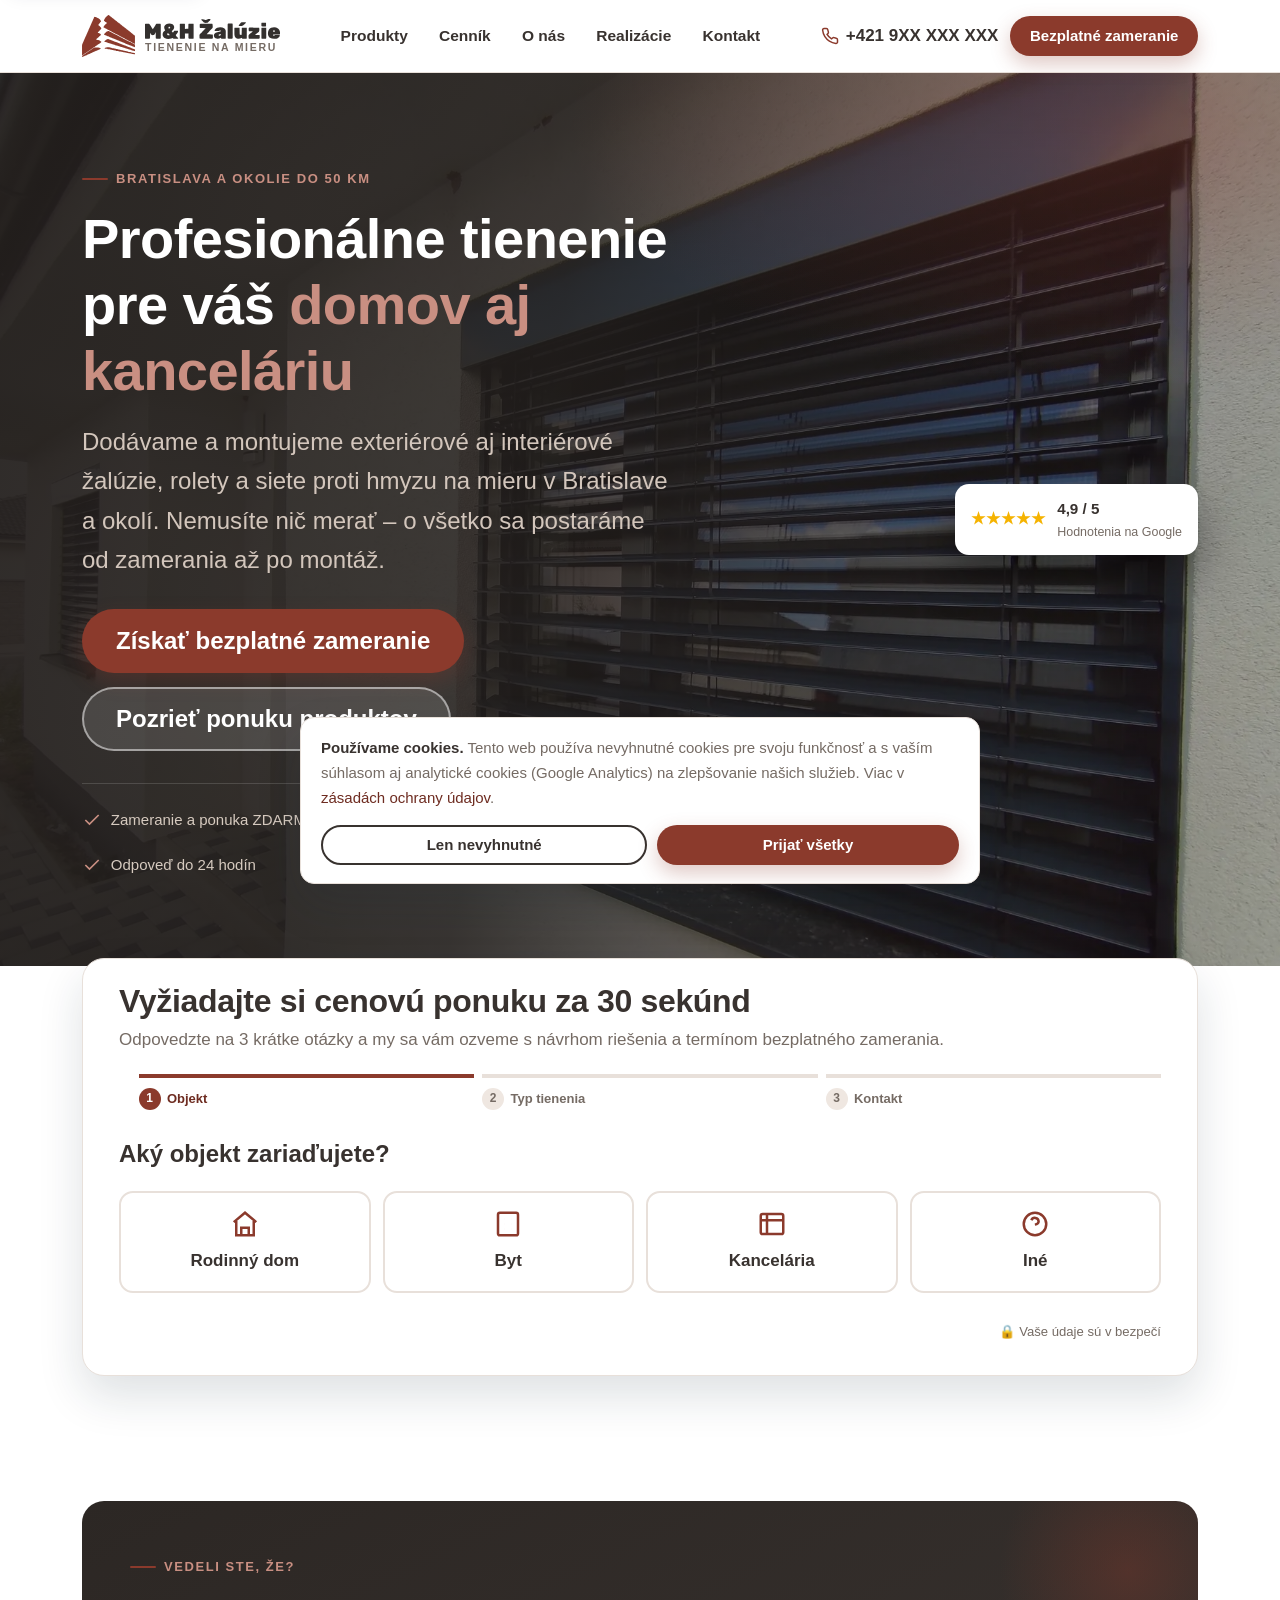
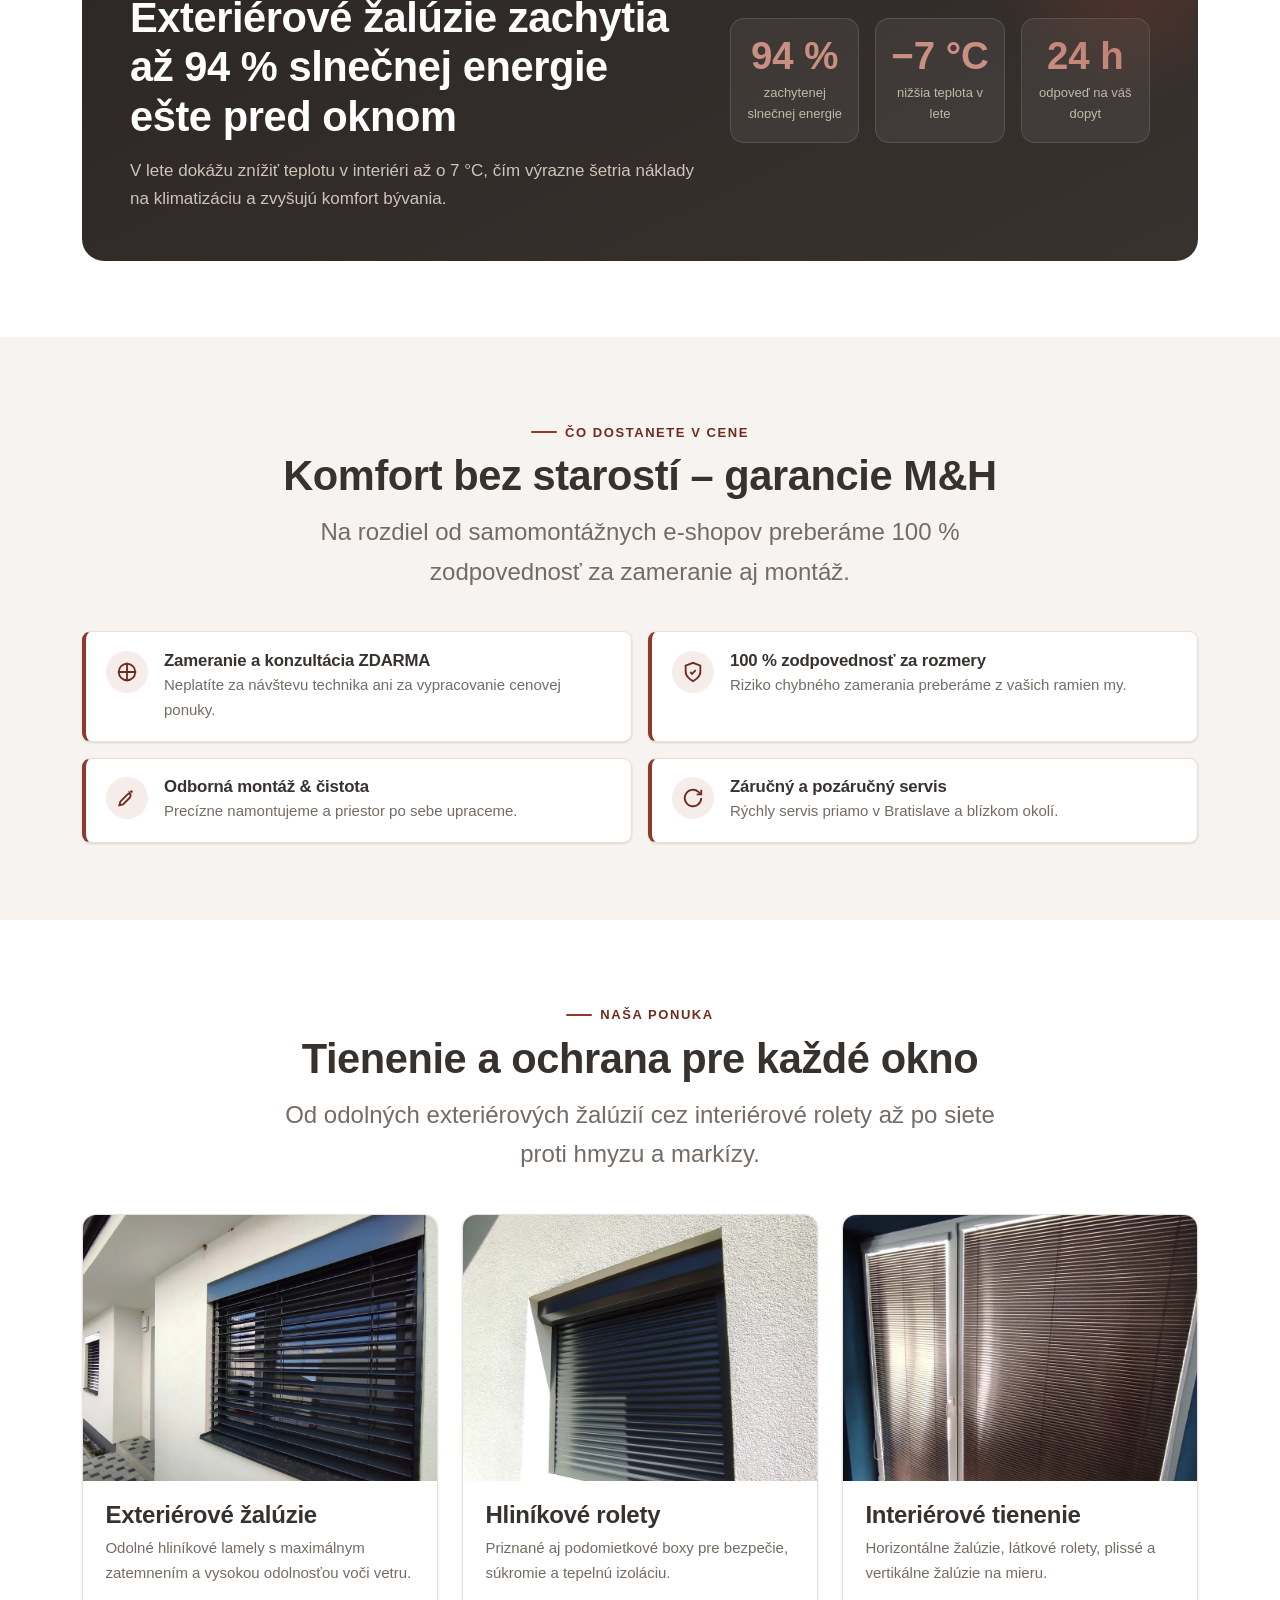
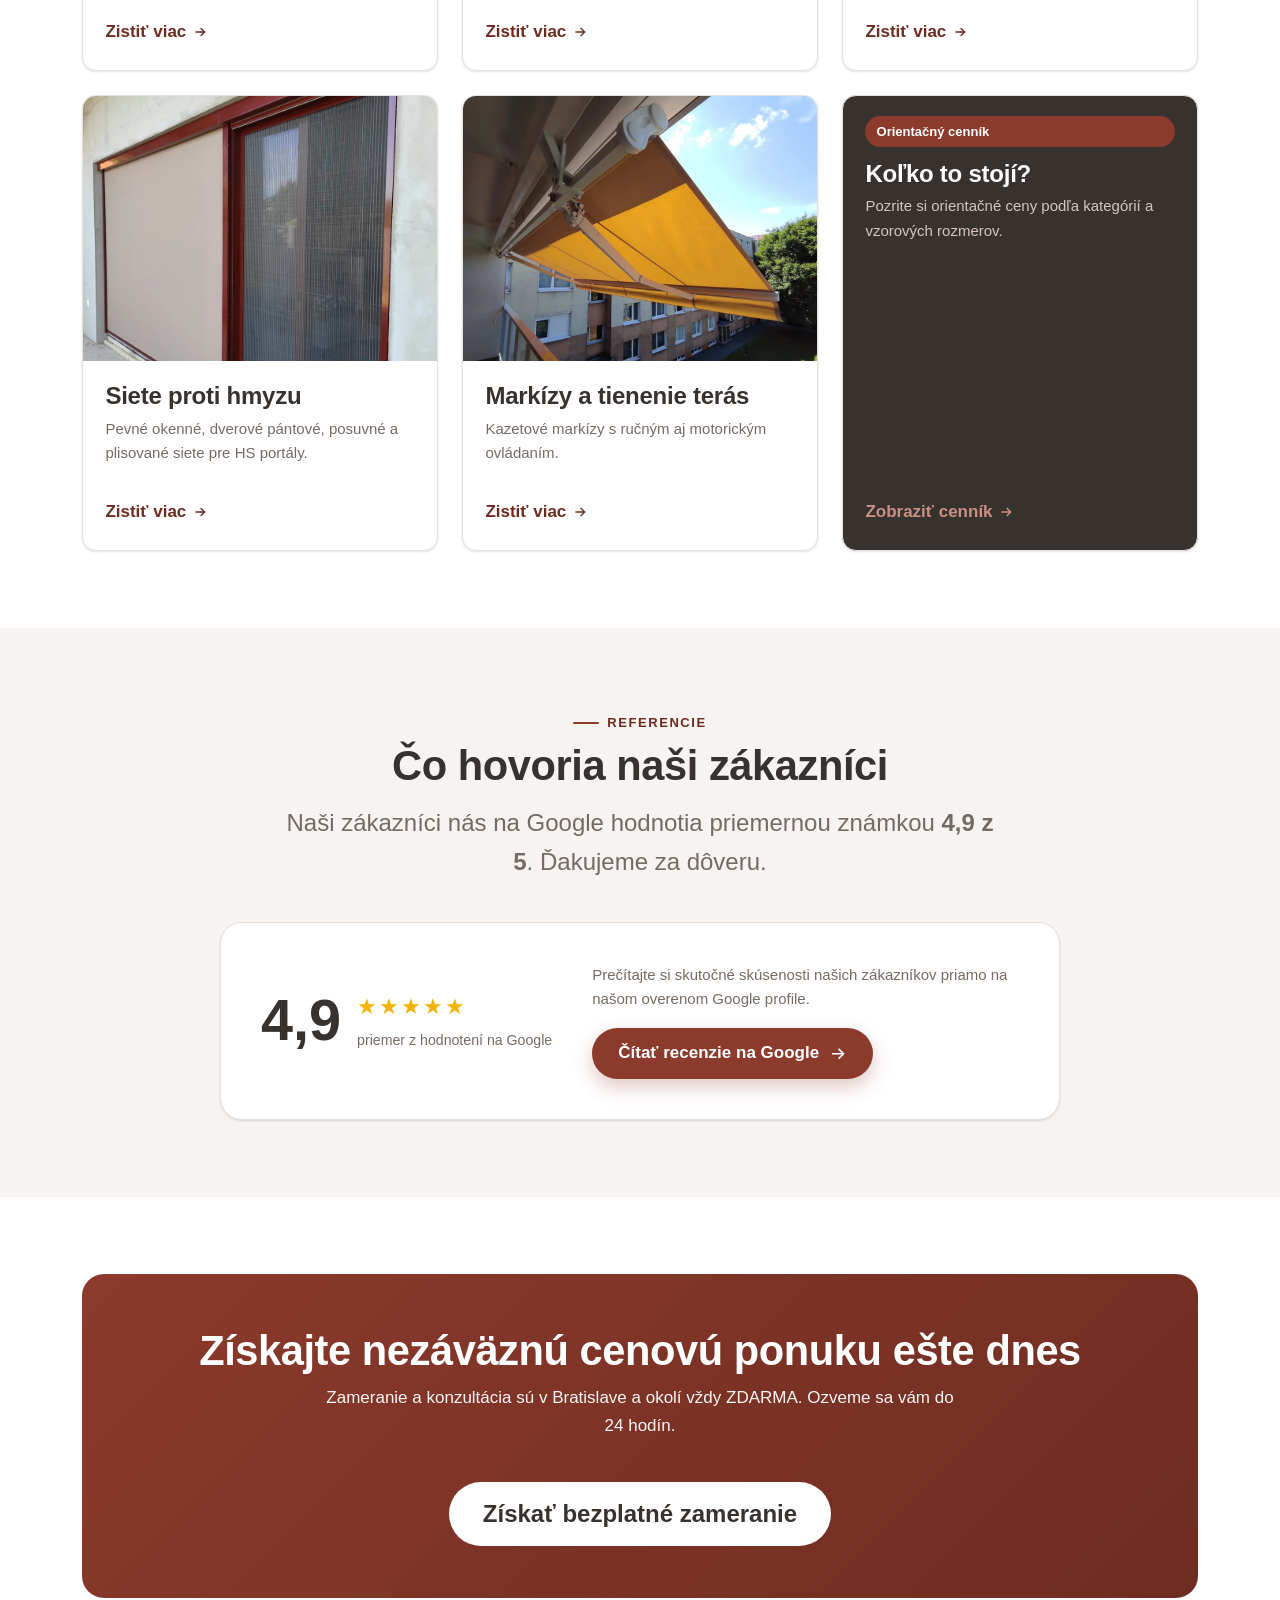
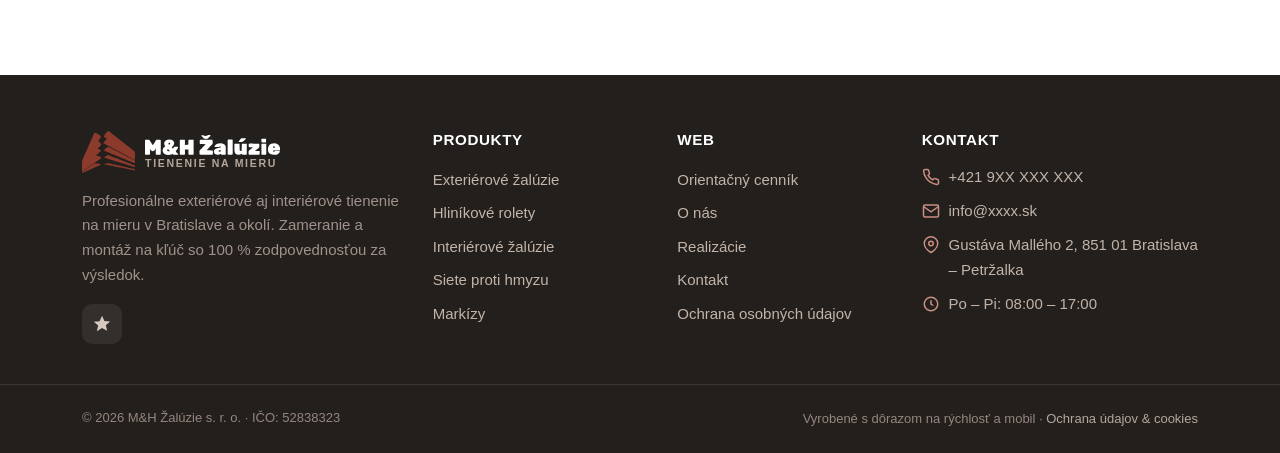
<file: index.html>
<!DOCTYPE html>
<html lang="sk">
<head>
  <meta charset="UTF-8">
  <meta name="viewport" content="width=device-width, initial-scale=1">
  <script>document.documentElement.className+=" js";</script>
  <title>Exteriérové a interiérové žalúzie Bratislava | M&H Žalúzie</title>
  <meta name="description" content="Exteriérové aj interiérové žalúzie, rolety, siete proti hmyzu a markízy na mieru v Bratislave a okolí. Zameranie ZDARMA, montáž na kľúč, ponuka do 24 hodín.">
  <link rel="canonical" href="https://mh-zaluzie.sk/">
  <meta name="theme-color" content="#38322F">
  <meta name="robots" content="index, follow">

  <!-- Open Graph / social -->
  <meta property="og:type" content="website">
  <meta property="og:locale" content="sk_SK">
  <meta property="og:site_name" content="M&H Žalúzie">
  <meta property="og:title" content="Exteriérové a interiérové žalúzie Bratislava | M&H Žalúzie">
  <meta property="og:description" content="Tienenie na mieru v Bratislave a okolí. Zameranie ZDARMA, montáž na kľúč. Získajte bezplatnú cenovú ponuku do 24 hodín.">
  <meta property="og:url" content="https://mh-zaluzie.sk/">
  <meta property="og:image" content="https://mh-zaluzie.sk/assets/img/og-image.png">
  <meta property="og:image:type" content="image/png">
  <meta property="og:image:width" content="1200">
  <meta property="og:image:height" content="630">
  <meta name="twitter:image" content="https://mh-zaluzie.sk/assets/img/og-image.png">
  <meta name="twitter:card" content="summary_large_image">

  <link rel="icon" href="assets/favicon.svg" type="image/svg+xml">
  <link rel="icon" type="image/png" sizes="32x32" href="assets/favicon-32.png">
  <link rel="apple-touch-icon" href="assets/apple-touch-icon.png">
  <link rel="manifest" href="site.webmanifest">
  <link rel="preload" href="css/styles.css?v=8e014cab" as="style">
  <link rel="preload" href="assets/img/hero-foto.jpg" as="image" fetchpriority="high">
  <link rel="stylesheet" href="css/styles.css?v=8e014cab">

  <!-- Štruktúrované dáta pre lokálne SEO (LocalBusiness) -->
  <script type="application/ld+json">
  {
    "@context": "https://schema.org",
    "@type": "HomeAndConstructionBusiness",
    "name": "M&H Žalúzie s. r. o.",
    "image": "https://mh-zaluzie.sk/assets/img/og-image.png",
    "url": "https://mh-zaluzie.sk",
    "email": "info@mh-zaluzie.sk",
    "telephone": "+421900000000",
    "priceRange": "€€",
    "address": {
      "@type": "PostalAddress",
      "streetAddress": "Gustáva Mallého 2",
      "postalCode": "851 01",
      "addressLocality": "Bratislava – Petržalka",
      "addressCountry": "SK"
    },
    "areaServed": ["Bratislava", "Ružinov", "Petržalka", "Dúbravka", "Senec", "Pezinok", "Malacky"],
    "openingHoursSpecification": {
      "@type": "OpeningHoursSpecification",
      "dayOfWeek": ["Monday","Tuesday","Wednesday","Thursday","Friday"],
      "opens": "08:00", "closes": "17:00"
    },
    "makesOffer": [
      { "@type": "Offer", "itemOffered": { "@type": "Service", "name": "Exteriérové žalúzie na mieru" } },
      { "@type": "Offer", "itemOffered": { "@type": "Service", "name": "Interiérové žalúzie a rolety" } },
      { "@type": "Offer", "itemOffered": { "@type": "Service", "name": "Siete proti hmyzu" } },
      { "@type": "Offer", "itemOffered": { "@type": "Service", "name": "Markízy" } }
    ]
  }
  </script>
</head>
<body>
  <a class="skip-link" href="#obsah">Preskočiť na obsah</a>

  <!-- ======================= HLAVIČKA ======================= -->
  <header class="site-header">
    <div class="container header-inner">
      <a class="brand" href="index.html" aria-label="M&amp;H Žalúzie – domovská stránka"><img class="brand__mark" src="assets/logo-mark.svg" alt="" width="53" height="42"><span class="brand__text"><img class="brand__word" src="assets/logo-word-dark.svg" alt="M&amp;H Žalúzie" width="135" height="20"><span class="brand__tag">Tienenie na mieru</span></span></a>

      <nav class="main-nav" id="main-nav" aria-label="Hlavná navigácia">
        <a href="produkty.html">Produkty</a>
        <a href="cennik.html">Cenník</a>
        <a href="o-nas.html">O nás</a>
        <a href="realizacie.html">Realizácie</a>
        <a href="kontakt.html">Kontakt</a>
        <a class="btn btn--primary btn--sm header-mobile-cta" href="kontakt.html">Bezplatné zameranie</a>
      </nav>

      <div class="header-actions">
        <a class="header-phone" data-mh-tel href="tel:+421900000000">
          <svg viewBox="0 0 24 24" fill="none" stroke="currentColor" stroke-width="2"><path d="M22 16.9v3a2 2 0 0 1-2.2 2 19.8 19.8 0 0 1-8.6-3 19.5 19.5 0 0 1-6-6 19.8 19.8 0 0 1-3-8.6A2 2 0 0 1 4.1 2h3a2 2 0 0 1 2 1.7c.1 1 .4 1.9.7 2.8a2 2 0 0 1-.5 2.1L8.1 9.9a16 16 0 0 0 6 6l1.3-1.2a2 2 0 0 1 2.1-.5c.9.3 1.8.6 2.8.7a2 2 0 0 1 1.7 2Z"/></svg>
          <span data-mh="business.phone">+421 9XX XXX XXX</span>
        </a>
        <a class="btn btn--primary btn--sm header-desktop-cta" href="kontakt.html">Bezplatné zameranie</a>
        <button class="nav-toggle" aria-label="Otvoriť menu" aria-controls="main-nav" aria-expanded="false">
          <svg class="icon-open" viewBox="0 0 24 24" fill="none" stroke="currentColor" stroke-width="2"><line x1="3" y1="6" x2="21" y2="6"/><line x1="3" y1="12" x2="21" y2="12"/><line x1="3" y1="18" x2="21" y2="18"/></svg>
          <svg class="icon-close" viewBox="0 0 24 24" fill="none" stroke="currentColor" stroke-width="2"><line x1="6" y1="6" x2="18" y2="18"/><line x1="6" y1="18" x2="18" y2="6"/></svg>
        </button>
      </div>
    </div>
  </header>

  <main id="obsah" tabindex="-1">
    <!-- ======================= HERO ======================= -->
    <section class="hero">
      <div class="hero__bg" aria-hidden="true">
        <picture>
          <source srcset="assets/img/hero-foto.webp" type="image/webp">
          <img decoding="async" fetchpriority="high" src="assets/img/hero-foto.jpg" onerror="this.onerror=null;this.src='assets/img/hero.svg'" width="1920" height="1267" alt="">
        </picture>
      </div>
      <div class="container">
        <div class="hero-grid">
          <div class="hero__content" data-reveal>
            <span class="eyebrow">Bratislava a okolie do 50 km</span>
            <h1 class="mt-1">Profesionálne tienenie pre váš <span class="hl">domov aj kanceláriu</span></h1>
            <p class="hero__sub">Dodávame a montujeme exteriérové aj interiérové žalúzie, rolety a siete proti hmyzu na mieru v Bratislave a okolí. Nemusíte nič merať – o všetko sa postaráme od zamerania až po montáž.</p>
            <div class="hero__cta">
              <a class="btn btn--primary btn--lg" href="kontakt.html">Získať bezplatné zameranie</a>
              <a class="btn btn--ghost btn--lg" href="produkty.html">Pozrieť ponuku produktov</a>
            </div>
            <div class="hero__trust">
              <span class="hero__trust-item"><svg viewBox="0 0 24 24" fill="none" stroke="currentColor" stroke-width="2"><path d="M20 6 9 17l-5-5"/></svg> Zameranie a ponuka ZDARMA</span>
              <span class="hero__trust-item"><svg viewBox="0 0 24 24" fill="none" stroke="currentColor" stroke-width="2"><path d="M20 6 9 17l-5-5"/></svg> Montáž na kľúč</span>
              <span class="hero__trust-item"><svg viewBox="0 0 24 24" fill="none" stroke="currentColor" stroke-width="2"><path d="M20 6 9 17l-5-5"/></svg> Odpoveď do 24 hodín</span>
            </div>
          </div>
          <div class="hero__aside" data-reveal data-reveal-delay="1">
            <a class="hero__badge" href="https://www.google.com/maps?cid=14620963035425995864" data-mh-href="social.googleReviews" target="_blank" rel="noopener" aria-label="Hodnotenie 4,9 z 5 na Google – čítať recenzie">
              <span class="stars" aria-hidden="true">★★★★★</span>
              <span><span data-mh="reviews.rating">4,9</span> / 5<small>Hodnotenia na Google</small></span>
            </a>
          </div>
        </div>
      </div>
    </section>

    <!-- ======================= WIZARD ======================= -->
    <section class="section section--tight" aria-labelledby="wizard-title">
      <div class="container">
        <div class="wizard-wrap">
          <div class="wizard" id="wizard" data-reveal>
            <div class="wizard__head">
              <h2 id="wizard-title">Vyžiadajte si cenovú ponuku za 30 sekúnd</h2>
              <p>Odpovedzte na 3 krátke otázky a my sa vám ozveme s návrhom riešenia a termínom bezplatného zamerania.</p>
              <ol class="wizard__steps">
                <li class="is-active"><span class="num">1</span> Objekt</li>
                <li><span class="num">2</span> Typ tienenia</li>
                <li><span class="num">3</span> Kontakt</li>
              </ol>
            </div>
            <div class="wizard__body">
              <!-- Krok 1 -->
              <div class="wizard__panel is-active" role="group" aria-label="Krok 1">
                <p class="wizard__q">Aký objekt zariaďujete?</p>
                <div class="wizard__options">
                  <button type="button" class="opt" data-group="object" data-value="Rodinný dom">
                    <svg viewBox="0 0 24 24" fill="none" stroke="currentColor" stroke-width="2"><path d="M3 10.5 12 3l9 7.5"/><path d="M5 9.5V21h14V9.5"/><path d="M9 21v-6h6v6"/></svg>Rodinný dom</button>
                  <button type="button" class="opt" data-group="object" data-value="Byt">
                    <svg viewBox="0 0 24 24" fill="none" stroke="currentColor" stroke-width="2"><rect x="4" y="3" width="16" height="18" rx="1.5"/><path d="M9 8h.01M15 8h.01M9 12h.01M15 12h.01M9 16h.01M15 16h.01"/></svg>Byt</button>
                  <button type="button" class="opt" data-group="object" data-value="Kancelária">
                    <svg viewBox="0 0 24 24" fill="none" stroke="currentColor" stroke-width="2"><rect x="3" y="4" width="18" height="16" rx="1.5"/><path d="M3 9h18M8 4v16"/></svg>Kancelária</button>
                  <button type="button" class="opt" data-group="object" data-value="Iné">
                    <svg viewBox="0 0 24 24" fill="none" stroke="currentColor" stroke-width="2"><circle cx="12" cy="12" r="9"/><path d="M9.1 9a3 3 0 0 1 5.8 1c0 2-3 2.5-3 2.5"/><path d="M12 17h.01"/></svg>Iné</button>
                </div>
              </div>
              <!-- Krok 2 -->
              <div class="wizard__panel" role="group" aria-label="Krok 2">
                <p class="wizard__q">O aké tienenie máte záujem?</p>
                <div class="wizard__options">
                  <button type="button" class="opt" data-group="shading" data-value="Exteriérové žalúzie">
                    <svg viewBox="0 0 24 24" fill="none" stroke="currentColor" stroke-width="2"><rect x="4" y="3" width="16" height="18" rx="1"/><path d="M4 8h16M4 12h16M4 16h16"/></svg>Exteriérové žalúzie</button>
                  <button type="button" class="opt" data-group="shading" data-value="Hliníkové rolety">
                    <svg viewBox="0 0 24 24" fill="none" stroke="currentColor" stroke-width="2"><rect x="4" y="3" width="16" height="18" rx="1"/><path d="M4 7h16M4 10h16M4 13h16M4 16h16"/></svg>Hliníkové rolety</button>
                  <button type="button" class="opt" data-group="shading" data-value="Interiérové žalúzie">
                    <svg viewBox="0 0 24 24" fill="none" stroke="currentColor" stroke-width="2"><path d="M4 4h16M6 4v14M18 4v14M6 20h12"/><path d="M6 9h12M6 13h12"/></svg>Interiérové žalúzie</button>
                  <button type="button" class="opt" data-group="shading" data-value="Siete proti hmyzu">
                    <svg viewBox="0 0 24 24" fill="none" stroke="currentColor" stroke-width="2"><rect x="4" y="4" width="16" height="16" rx="1"/><path d="M4 9h16M4 14h16M9 4v16M14 4v16"/></svg>Siete proti hmyzu</button>
                  <button type="button" class="opt" data-group="shading" data-value="Markízy">
                    <svg viewBox="0 0 24 24" fill="none" stroke="currentColor" stroke-width="2"><path d="M3 11 5 5h14l2 6z"/><path d="M3 11h18v2H3z"/><path d="M7 13v6M17 13v6"/></svg>Markízy</button>
                </div>
              </div>
              <!-- Krok 3 -->
              <div class="wizard__panel" role="group" aria-label="Krok 3">
                <p class="wizard__q">Kde sa nachádzate?</p>
                <form class="wizard__fields" novalidate>
                  <div class="field">
                    <label for="wiz-city">Obec / mesto <span class="req">*</span></label>
                    <input id="wiz-city" name="city" type="text" placeholder="napr. Bratislava – Petržalka" autocomplete="address-level2" required>
                  </div>
                  <div class="field">
                    <label for="wiz-phone">Telefónne číslo <span class="req">*</span></label>
                    <input id="wiz-phone" name="phone" type="tel" placeholder="+421 9XX XXX XXX" autocomplete="tel" required>
                  </div>
                  <p data-wiz-msg style="display:none;font-size:.85rem;font-weight:600;"></p>
                  <button type="submit" class="btn btn--primary btn--block btn--lg">Odoslať a dohodnúť bezplatné zameranie</button>
                  <p class="text-muted" style="font-size:.8rem;">Odoslaním súhlasíte so spracovaním údajov za účelom vybavenia dopytu. Nezáväzné a bezplatné.</p>
                </form>
              </div>
              <!-- Úspech -->
              <div class="wizard__panel wizard__success" role="status">
                <div class="check"><svg viewBox="0 0 24 24" fill="none" stroke="currentColor" stroke-width="2.5"><path d="M20 6 9 17l-5-5"/></svg></div>
                <h3>Ďakujeme, dopyt je odoslaný!</h3>
                <p class="text-muted">Ozveme sa vám do 24 hodín na uvedené telefónne číslo a dohodneme termín bezplatného zamerania.</p>
              </div>

              <div class="wizard__nav">
                <button type="button" class="link-back" data-wiz-back hidden>
                  <svg viewBox="0 0 24 24" width="16" height="16" fill="none" stroke="currentColor" stroke-width="2"><path d="m15 18-6-6 6-6"/></svg> Späť
                </button>
                <span class="text-muted" style="font-size:.82rem;">🔒 Vaše údaje sú v bezpečí</span>
              </div>
            </div>
          </div>
        </div>
      </div>
    </section>

    <!-- ======================= EDUKAČNÝ BLOK ======================= -->
    <section class="section">
      <div class="container">
        <div class="edu" data-reveal>
          <div class="edu__inner">
            <div>
              <span class="eyebrow" style="color:var(--c-accent-300)">Vedeli ste, že?</span>
              <h2 class="mt-1">Exteriérové žalúzie zachytia až 94 % slnečnej energie ešte pred oknom</h2>
              <p class="mt-1">V lete dokážu znížiť teplotu v interiéri až o 7 °C, čím výrazne šetria náklady na klimatizáciu a zvyšujú komfort bývania.</p>
            </div>
            <div class="stat-grid">
              <div class="stat"><b>94 %</b><span>zachytenej slnečnej energie</span></div>
              <div class="stat"><b>−7 °C</b><span>nižšia teplota v lete</span></div>
              <div class="stat"><b>24 h</b><span>odpoveď na váš dopyt</span></div>
            </div>
          </div>
        </div>
      </div>
    </section>

    <!-- ======================= GARANCIE ======================= -->
    <section class="section section--alt" aria-labelledby="garancie-title">
      <div class="container">
        <div class="section-head center">
          <span class="eyebrow">Čo dostanete v cene</span>
          <h2 id="garancie-title">Komfort bez starostí – garancie M&amp;H</h2>
          <p class="lead">Na rozdiel od samomontážnych e-shopov preberáme 100 % zodpovednosť za zameranie aj montáž.</p>
        </div>
        <div class="guarantee-list grid grid-2">
          <div class="guarantee" data-reveal>
            <div class="guarantee__ic"><svg viewBox="0 0 24 24" fill="none" stroke="currentColor" stroke-width="2"><path d="M12 2v20M2 12h20"/><circle cx="12" cy="12" r="9"/></svg></div>
            <div><h3>Zameranie a konzultácia ZDARMA</h3><p>Neplatíte za návštevu technika ani za vypracovanie cenovej ponuky.</p></div>
          </div>
          <div class="guarantee" data-reveal data-reveal-delay="1">
            <div class="guarantee__ic"><svg viewBox="0 0 24 24" fill="none" stroke="currentColor" stroke-width="2"><path d="M12 22s8-4 8-10V5l-8-3-8 3v7c0 6 8 10 8 10Z"/><path d="m9 12 2 2 4-4"/></svg></div>
            <div><h3>100 % zodpovednosť za rozmery</h3><p>Riziko chybného zamerania preberáme z vašich ramien my.</p></div>
          </div>
          <div class="guarantee" data-reveal>
            <div class="guarantee__ic"><svg viewBox="0 0 24 24" fill="none" stroke="currentColor" stroke-width="2"><path d="M14.7 6.3a4 4 0 0 1 0 5.7l-7 7-4 1 1-4 7-7a4 4 0 0 1 3-1.7Z"/><path d="m18 6-2-2"/></svg></div>
            <div><h3>Odborná montáž &amp; čistota</h3><p>Precízne namontujeme a priestor po sebe upraceme.</p></div>
          </div>
          <div class="guarantee" data-reveal data-reveal-delay="1">
            <div class="guarantee__ic"><svg viewBox="0 0 24 24" fill="none" stroke="currentColor" stroke-width="2"><path d="M21 12a9 9 0 1 1-3-6.7L21 8"/><path d="M21 3v5h-5"/></svg></div>
            <div><h3>Záručný a pozáručný servis</h3><p>Rýchly servis priamo v Bratislave a blízkom okolí.</p></div>
          </div>
        </div>
      </div>
    </section>

    <!-- ======================= PRODUKTY PREVIEW ======================= -->
    <section class="section" aria-labelledby="produkty-title">
      <div class="container">
        <div class="section-head center">
          <span class="eyebrow">Naša ponuka</span>
          <h2 id="produkty-title">Tienenie a ochrana pre každé okno</h2>
          <p class="lead">Od odolných exteriérových žalúzií cez interiérové rolety až po siete proti hmyzu a markízy.</p>
        </div>
        <div class="grid grid-3">
          <a class="card product-card" href="produkty.html#exterierove" data-reveal>
            <div class="product-card__media"><picture><source srcset="assets/img/realizacia-exterierove-zaluzie.webp" type="image/webp"><img decoding="async" src="assets/img/realizacia-exterierove-zaluzie.jpg" onerror="this.onerror=null;this.src='assets/img/product-exterier.svg'" alt="Exteriérové žalúzie na mieru" loading="lazy" width="800" height="600"></picture></div>
            <div class="product-card__body"><h3>Exteriérové žalúzie</h3><p>Odolné hliníkové lamely s maximálnym zatemnením a vysokou odolnosťou voči vetru.</p><span class="product-card__link">Zistiť viac <svg viewBox="0 0 24 24" fill="none" stroke="currentColor" stroke-width="2"><path d="M5 12h14M13 6l6 6-6 6"/></svg></span></div>
          </a>
          <a class="card product-card" href="produkty.html#rolety" data-reveal data-reveal-delay="1">
            <div class="product-card__media"><picture><source srcset="assets/img/realizacia-roleta-antracit.webp" type="image/webp"><img decoding="async" src="assets/img/realizacia-roleta-antracit.jpg" onerror="this.onerror=null;this.src='assets/img/product-rolety.svg'" alt="Exteriérové hliníkové rolety" loading="lazy" width="800" height="600"></picture></div>
            <div class="product-card__body"><h3>Hliníkové rolety</h3><p>Priznané aj podomietkové boxy pre bezpečie, súkromie a tepelnú izoláciu.</p><span class="product-card__link">Zistiť viac <svg viewBox="0 0 24 24" fill="none" stroke="currentColor" stroke-width="2"><path d="M5 12h14M13 6l6 6-6 6"/></svg></span></div>
          </a>
          <a class="card product-card" href="produkty.html#interierove" data-reveal data-reveal-delay="2">
            <div class="product-card__media"><picture><source srcset="assets/img/interierove-zaluzie-6.webp" type="image/webp"><img decoding="async" src="assets/img/interierove-zaluzie-6.jpg" onerror="this.onerror=null;this.src='assets/img/product-interier.svg'" alt="Interiérové žalúzie, rolety a plissé" loading="lazy" width="800" height="600"></picture></div>
            <div class="product-card__body"><h3>Interiérové tienenie</h3><p>Horizontálne žalúzie, látkové rolety, plissé a vertikálne žalúzie na mieru.</p><span class="product-card__link">Zistiť viac <svg viewBox="0 0 24 24" fill="none" stroke="currentColor" stroke-width="2"><path d="M5 12h14M13 6l6 6-6 6"/></svg></span></div>
          </a>
          <a class="card product-card" href="produkty.html#siete" data-reveal>
            <div class="product-card__media"><picture><source srcset="assets/img/realizacia-siet-proti-hmyzu.webp" type="image/webp"><img decoding="async" src="assets/img/realizacia-siet-proti-hmyzu.jpg" onerror="this.onerror=null;this.src='assets/img/product-siete.svg'" alt="Siete proti hmyzu na okná a dvere" loading="lazy" width="800" height="600"></picture></div>
            <div class="product-card__body"><h3>Siete proti hmyzu</h3><p>Pevné okenné, dverové pántové, posuvné a plisované siete pre HS portály.</p><span class="product-card__link">Zistiť viac <svg viewBox="0 0 24 24" fill="none" stroke="currentColor" stroke-width="2"><path d="M5 12h14M13 6l6 6-6 6"/></svg></span></div>
          </a>
          <a class="card product-card" href="produkty.html#markizy" data-reveal data-reveal-delay="1">
            <div class="product-card__media"><picture><source srcset="assets/img/realizacia-markiza.webp" type="image/webp"><img decoding="async" src="assets/img/realizacia-markiza.jpg" onerror="this.onerror=null;this.src='assets/img/product-markizy.svg'" alt="Kazetové markízy s motorickým ovládaním" loading="lazy" width="800" height="600"></picture></div>
            <div class="product-card__body"><h3>Markízy a tienenie terás</h3><p>Kazetové markízy s ručným aj motorickým ovládaním.</p><span class="product-card__link">Zistiť viac <svg viewBox="0 0 24 24" fill="none" stroke="currentColor" stroke-width="2"><path d="M5 12h14M13 6l6 6-6 6"/></svg></span></div>
          </a>
          <a class="card product-card" href="cennik.html" data-reveal data-reveal-delay="2" style="background:var(--c-dark);color:#fff;justify-content:center;align-items:flex-start;">
            <div class="product-card__body" style="justify-content:center;">
              <span class="pill pill--dark" style="background:var(--c-accent)">Orientačný cenník</span>
              <h3 style="color:#fff;margin-top:.8rem;">Koľko to stojí?</h3>
              <p style="color:#d3c6bc;">Pozrite si orientačné ceny podľa kategórií a vzorových rozmerov.</p>
              <span class="product-card__link" style="color:var(--c-accent-300)">Zobraziť cenník <svg viewBox="0 0 24 24" fill="none" stroke="currentColor" stroke-width="2"><path d="M5 12h14M13 6l6 6-6 6"/></svg></span>
            </div>
          </a>
        </div>
      </div>
    </section>

    <!-- ======================= RECENZIE ======================= -->
    <section class="section section--alt" aria-labelledby="recenzie-title">
      <div class="container">
        <div class="section-head center">
          <span class="eyebrow">Referencie</span>
          <h2 id="recenzie-title">Čo hovoria naši zákazníci</h2>
          <p class="lead">Naši zákazníci nás na Google hodnotia priemernou známkou <strong><span data-mh="reviews.rating">4,9</span> z 5</strong>. Ďakujeme za dôveru.</p>
        </div>
        <a class="google-rating" href="https://www.google.com/maps?cid=14620963035425995864" data-mh-href="social.googleReviews" target="_blank" rel="noopener" data-reveal aria-label="Čítať recenzie na Google">
          <div class="google-rating__score">
            <span class="big" data-mh="reviews.rating">4,9</span>
            <div><span class="stars" aria-hidden="true">★★★★★</span><small>priemer z hodnotení na Google</small></div>
          </div>
          <div class="google-rating__cta">
            <p>Prečítajte si skutočné skúsenosti našich zákazníkov priamo na našom overenom Google profile.</p>
            <span class="btn btn--primary">Čítať recenzie na Google
              <svg viewBox="0 0 24 24" fill="none" stroke="currentColor" stroke-width="2"><path d="M5 12h14M13 6l6 6-6 6"/></svg>
            </span>
          </div>
        </a>
      </div>
    </section>

    <!-- ======================= CTA BAND ======================= -->
    <section class="section">
      <div class="container">
        <div class="cta-band" data-reveal>
          <h2>Získajte nezáväznú cenovú ponuku ešte dnes</h2>
          <p>Zameranie a konzultácia sú v Bratislave a okolí vždy ZDARMA. Ozveme sa vám do 24 hodín.</p>
          <a class="btn btn--light btn--lg" href="kontakt.html">Získať bezplatné zameranie</a>
        </div>
      </div>
    </section>
  </main>

  <!-- ======================= PÄTIČKA ======================= -->
  <footer class="site-footer">
    <div class="container">
      <div class="footer-grid">
        <div class="footer-about">
          <a class="brand" href="index.html" aria-label="M&amp;H Žalúzie – domovská stránka"><img class="brand__mark" src="assets/logo-mark.svg" alt="" width="53" height="42"><span class="brand__text"><img class="brand__word" src="assets/logo-word-light.svg" alt="M&amp;H Žalúzie" width="135" height="20"><span class="brand__tag">Tienenie na mieru</span></span></a>
          <p>Profesionálne exteriérové aj interiérové tienenie na mieru v Bratislave a okolí. Zameranie a montáž na kľúč so 100 % zodpovednosťou za výsledok.</p>
          <div class="footer-social" data-mh-social></div>
        </div>

        <div>
          <h4>Produkty</h4>
          <ul class="footer-links">
            <li><a href="produkty.html#exterierove">Exteriérové žalúzie</a></li>
            <li><a href="produkty.html#rolety">Hliníkové rolety</a></li>
            <li><a href="produkty.html#interierove">Interiérové žalúzie</a></li>
            <li><a href="produkty.html#siete">Siete proti hmyzu</a></li>
            <li><a href="produkty.html#markizy">Markízy</a></li>
          </ul>
        </div>

        <div>
          <h4>Web</h4>
          <ul class="footer-links">
            <li><a href="cennik.html">Orientačný cenník</a></li>
            <li><a href="o-nas.html">O nás</a></li>
            <li><a href="realizacie.html">Realizácie</a></li>
            <li><a href="kontakt.html">Kontakt</a></li>
            <li><a href="ochrana-osobnych-udajov.html">Ochrana osobných údajov</a></li>
          </ul>
        </div>

        <div>
          <h4>Kontakt</h4>
          <div class="footer-contact">
            <div><svg viewBox="0 0 24 24" fill="none" stroke="currentColor" stroke-width="2"><path d="M22 16.9v3a2 2 0 0 1-2.2 2 19.8 19.8 0 0 1-8.6-3 19.5 19.5 0 0 1-6-6 19.8 19.8 0 0 1-3-8.6A2 2 0 0 1 4.1 2h3a2 2 0 0 1 2 1.7c.1 1 .4 1.9.7 2.8a2 2 0 0 1-.5 2.1L8.1 9.9a16 16 0 0 0 6 6l1.3-1.2a2 2 0 0 1 2.1-.5c.9.3 1.8.6 2.8.7a2 2 0 0 1 1.7 2Z"/></svg><a data-mh-tel href="tel:+421900000000"><span data-mh="business.phone">+421 9XX XXX XXX</span></a></div>
            <div><svg viewBox="0 0 24 24" fill="none" stroke="currentColor" stroke-width="2"><rect x="2" y="4" width="20" height="16" rx="2"/><path d="m2 6 10 7 10-7"/></svg><a data-mh-mail href="mailto:info@mh-zaluzie.sk"><span data-mh="business.email">info@mh-zaluzie.sk</span></a></div>
            <div><svg viewBox="0 0 24 24" fill="none" stroke="currentColor" stroke-width="2"><path d="M21 10c0 7-9 12-9 12s-9-5-9-12a9 9 0 0 1 18 0Z"/><circle cx="12" cy="10" r="3"/></svg><span data-mh="business.showroom.full">Gustáva Mallého 2, 851 01 Bratislava – Petržalka</span></div>
            <div><svg viewBox="0 0 24 24" fill="none" stroke="currentColor" stroke-width="2"><circle cx="12" cy="12" r="9"/><path d="M12 7v5l3 2"/></svg><span data-mh="business.hoursShort">Po – Pi: 08:00 – 17:00</span></div>
          </div>
        </div>
      </div>
    </div>
    <div class="footer-bottom">
      <div class="container">
        <span>© <span data-mh-year>2026</span> <span data-mh="business.name">M&amp;H Žalúzie s. r. o.</span> · IČO: <span data-mh="business.ico">52838323</span></span>
        <span>Vyrobené s dôrazom na rýchlosť a mobil · <a href="ochrana-osobnych-udajov.html">Ochrana údajov &amp; cookies</a></span>
      </div>
    </div>
  </footer>

  <!-- Mobilná spodná CTA lišta -->
  <div class="mobile-cta">
    <a class="btn btn--secondary" data-mh-tel href="tel:+421900000000"><svg viewBox="0 0 24 24" width="18" height="18" fill="none" stroke="currentColor" stroke-width="2"><path d="M22 16.9v3a2 2 0 0 1-2.2 2 19.8 19.8 0 0 1-8.6-3 19.5 19.5 0 0 1-6-6 19.8 19.8 0 0 1-3-8.6A2 2 0 0 1 4.1 2h3a2 2 0 0 1 2 1.7c.1 1 .4 1.9.7 2.8a2 2 0 0 1-.5 2.1L8.1 9.9a16 16 0 0 0 6 6l1.3-1.2a2 2 0 0 1 2.1-.5c.9.3 1.8.6 2.8.7a2 2 0 0 1 1.7 2Z"/></svg> Zavolať</a>
    <a class="btn btn--primary" href="kontakt.html">Bezplatné zameranie</a>
  </div>

  <!-- Cookie lišta (GDPR) -->
  <div class="cookie-bar" id="cookie-bar" role="dialog" aria-live="polite" aria-label="Súhlas s cookies">
    <p><strong>Používame cookies.</strong> Tento web používa nevyhnutné cookies pre svoju funkčnosť a s vaším súhlasom aj analytické cookies (Google Analytics) na zlepšovanie našich služieb. Viac v <a href="ochrana-osobnych-udajov.html">zásadách ochrany údajov</a>.</p>
    <div class="cookie-bar__actions">
      <button class="btn btn--secondary btn--sm" data-cookie-decline>Len nevyhnutné</button>
      <button class="btn btn--primary btn--sm" data-cookie-accept>Prijať všetky</button>
    </div>
  </div>

  <script src="js/config.js?v=8e014cab"></script>
  <script src="js/main.js?v=8e014cab"></script>
  <script src="js/wizard.js?v=8e014cab"></script>
</body>
</html>
</file>
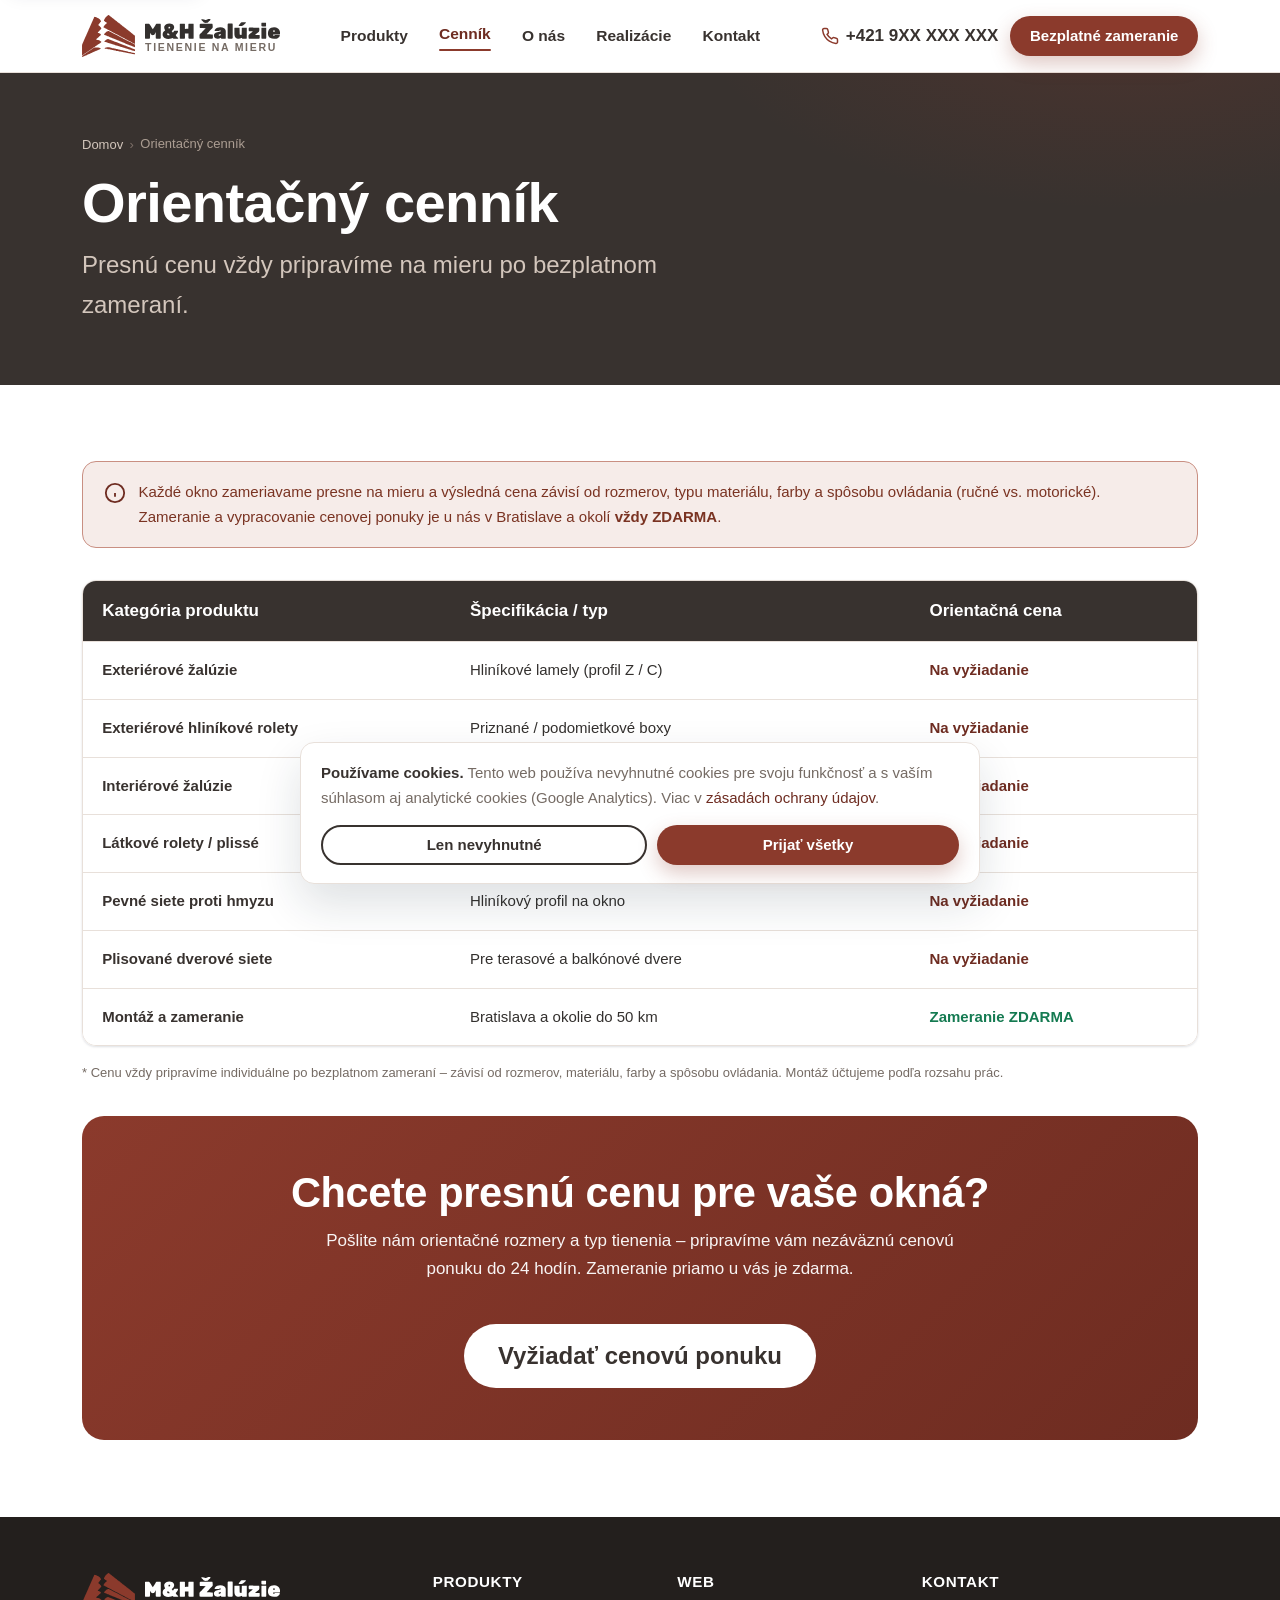
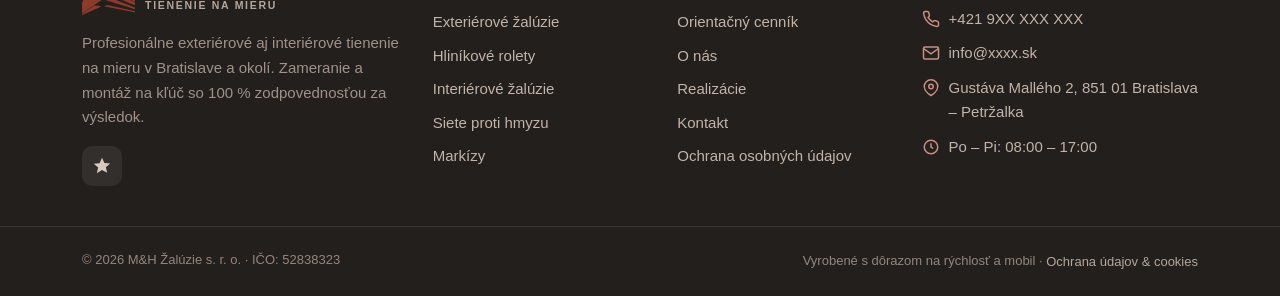
<file: cennik.html>
<!DOCTYPE html>
<html lang="sk">
<head>
  <meta charset="UTF-8">
  <meta name="viewport" content="width=device-width, initial-scale=1">
  <script>document.documentElement.className+=" js";</script>
  <title>Orientačný cenník žalúzií a tienenia | M&H Žalúzie Bratislava</title>
  <meta name="description" content="Orientačný cenník exteriérových a interiérových žalúzií, roliet, sietí proti hmyzu a markíz. Zameranie a cenová ponuka v Bratislave a okolí vždy ZDARMA.">
  <link rel="canonical" href="https://mh-zaluzie.sk/cennik.html">
  <meta name="theme-color" content="#38322F">
  <meta property="og:type" content="website">
  <meta property="og:locale" content="sk_SK">
  <meta property="og:title" content="Orientačný cenník žalúzií a tienenia | M&H Žalúzie">
  <meta property="og:description" content="Orientačné ceny tienenia podľa kategórií. Zameranie a ponuka vždy ZDARMA.">
  <meta property="og:url" content="https://mh-zaluzie.sk/cennik.html">
  <meta property="og:image" content="https://mh-zaluzie.sk/assets/img/og-image.png">
  <meta property="og:image:type" content="image/png">
  <meta property="og:image:width" content="1200">
  <meta property="og:image:height" content="630">
  <meta name="twitter:image" content="https://mh-zaluzie.sk/assets/img/og-image.png">
  <meta name="twitter:card" content="summary_large_image">
  <link rel="icon" href="assets/favicon.svg" type="image/svg+xml">
  <link rel="icon" type="image/png" sizes="32x32" href="assets/favicon-32.png">
  <link rel="apple-touch-icon" href="assets/apple-touch-icon.png">
  <link rel="manifest" href="site.webmanifest">
  <link rel="preload" href="css/styles.css?v=8e014cab" as="style">
  <link rel="stylesheet" href="css/styles.css?v=8e014cab">
</head>
<body>
  <a class="skip-link" href="#obsah">Preskočiť na obsah</a>

  <header class="site-header">
    <div class="container header-inner">
      <a class="brand" href="index.html" aria-label="M&amp;H Žalúzie – domovská stránka"><img class="brand__mark" src="assets/logo-mark.svg" alt="" width="53" height="42"><span class="brand__text"><img class="brand__word" src="assets/logo-word-dark.svg" alt="M&amp;H Žalúzie" width="135" height="20"><span class="brand__tag">Tienenie na mieru</span></span></a>
      <nav class="main-nav" id="main-nav" aria-label="Hlavná navigácia">
        <a href="produkty.html">Produkty</a>
        <a href="cennik.html" aria-current="page">Cenník</a>
        <a href="o-nas.html">O nás</a>
        <a href="realizacie.html">Realizácie</a>
        <a href="kontakt.html">Kontakt</a>
        <a class="btn btn--primary btn--sm header-mobile-cta" href="kontakt.html">Bezplatné zameranie</a>
      </nav>
      <div class="header-actions">
        <a class="header-phone" data-mh-tel href="tel:+421900000000"><svg viewBox="0 0 24 24" fill="none" stroke="currentColor" stroke-width="2"><path d="M22 16.9v3a2 2 0 0 1-2.2 2 19.8 19.8 0 0 1-8.6-3 19.5 19.5 0 0 1-6-6 19.8 19.8 0 0 1-3-8.6A2 2 0 0 1 4.1 2h3a2 2 0 0 1 2 1.7c.1 1 .4 1.9.7 2.8a2 2 0 0 1-.5 2.1L8.1 9.9a16 16 0 0 0 6 6l1.3-1.2a2 2 0 0 1 2.1-.5c.9.3 1.8.6 2.8.7a2 2 0 0 1 1.7 2Z"/></svg><span data-mh="business.phone">+421 9XX XXX XXX</span></a>
        <a class="btn btn--primary btn--sm header-desktop-cta" href="kontakt.html">Bezplatné zameranie</a>
        <button class="nav-toggle" aria-label="Otvoriť menu" aria-controls="main-nav" aria-expanded="false"><svg class="icon-open" viewBox="0 0 24 24" fill="none" stroke="currentColor" stroke-width="2"><line x1="3" y1="6" x2="21" y2="6"/><line x1="3" y1="12" x2="21" y2="12"/><line x1="3" y1="18" x2="21" y2="18"/></svg><svg class="icon-close" viewBox="0 0 24 24" fill="none" stroke="currentColor" stroke-width="2"><line x1="6" y1="6" x2="18" y2="18"/><line x1="6" y1="18" x2="18" y2="6"/></svg></button>
      </div>
    </div>
  </header>

  <main id="obsah" tabindex="-1">
    <section class="page-hero">
      <div class="container">
        <ul class="breadcrumb"><li><a href="index.html">Domov</a></li><li>Orientačný cenník</li></ul>
        <h1>Orientačný cenník</h1>
        <p>Presnú cenu vždy pripravíme na mieru po bezplatnom zameraní.</p>
      </div>
    </section>

    <section class="section">
      <div class="container">
        <div class="price-note" data-reveal>
          <svg viewBox="0 0 24 24" fill="none" stroke="currentColor" stroke-width="2"><circle cx="12" cy="12" r="10"/><path d="M12 16v-4M12 8h.01"/></svg>
          <p style="margin:0;">Každé okno zameriavame presne na mieru a výsledná cena závisí od rozmerov, typu materiálu, farby a spôsobu ovládania (ručné vs. motorické). Zameranie a vypracovanie cenovej ponuky je u nás v Bratislave a okolí <strong>vždy ZDARMA</strong>.</p>
        </div>

        <div class="price-table mt-2" data-reveal>
          <table>
            <thead>
              <tr><th scope="col">Kategória produktu</th><th scope="col">Špecifikácia / typ</th><th scope="col">Orientačná cena</th></tr>
            </thead>
            <tbody>
              <tr><td class="cat">Exteriérové žalúzie</td><td>Hliníkové lamely (profil Z / C)</td><td class="price" data-mh="pricing.exterioroveZaluzie">Na vyžiadanie</td></tr>
              <tr><td class="cat">Exteriérové hliníkové rolety</td><td>Priznané / podomietkové boxy</td><td class="price" data-mh="pricing.exterioroveRolety">Na vyžiadanie</td></tr>
              <tr><td class="cat">Interiérové žalúzie</td><td>Horizontálne hliníkové</td><td class="price" data-mh="pricing.interioroveZaluzie">Na vyžiadanie</td></tr>
              <tr><td class="cat">Látkové rolety / plissé</td><td>Interiérové látky rozličnej priepustnosti</td><td class="price" data-mh="pricing.latkoveRolety">Na vyžiadanie</td></tr>
              <tr><td class="cat">Pevné siete proti hmyzu</td><td>Hliníkový profil na okno</td><td class="price" data-mh="pricing.sietePevne">Na vyžiadanie</td></tr>
              <tr><td class="cat">Plisované dverové siete</td><td>Pre terasové a balkónové dvere</td><td class="price" data-mh="pricing.sieteDverove">Na vyžiadanie</td></tr>
              <tr><td class="cat">Montáž a zameranie</td><td>Bratislava a okolie do 50 km</td><td class="price free" data-mh="pricing.montaz">Zameranie ZDARMA</td></tr>
            </tbody>
          </table>
        </div>
        <p class="text-muted mt-1" style="font-size:var(--fs-200)">* Cenu vždy pripravíme individuálne po bezplatnom zameraní – závisí od rozmerov, materiálu, farby a spôsobu ovládania. Montáž účtujeme podľa rozsahu prác.</p>

        <div class="cta-band mt-2" data-reveal>
          <h2>Chcete presnú cenu pre vaše okná?</h2>
          <p>Pošlite nám orientačné rozmery a typ tienenia – pripravíme vám nezáväznú cenovú ponuku do 24 hodín. Zameranie priamo u vás je zdarma.</p>
          <a class="btn btn--light btn--lg" href="kontakt.html">Vyžiadať cenovú ponuku</a>
        </div>
      </div>
    </section>
  </main>

  <footer class="site-footer">
    <div class="container">
      <div class="footer-grid">
        <div class="footer-about">
          <a class="brand" href="index.html" aria-label="M&amp;H Žalúzie – domovská stránka"><img class="brand__mark" src="assets/logo-mark.svg" alt="" width="53" height="42"><span class="brand__text"><img class="brand__word" src="assets/logo-word-light.svg" alt="M&amp;H Žalúzie" width="135" height="20"><span class="brand__tag">Tienenie na mieru</span></span></a>
          <p>Profesionálne exteriérové aj interiérové tienenie na mieru v Bratislave a okolí. Zameranie a montáž na kľúč so 100 % zodpovednosťou za výsledok.</p>
          <div class="footer-social" data-mh-social></div>
        </div>
        <div><h4>Produkty</h4><ul class="footer-links"><li><a href="produkty.html#exterierove">Exteriérové žalúzie</a></li><li><a href="produkty.html#rolety">Hliníkové rolety</a></li><li><a href="produkty.html#interierove">Interiérové žalúzie</a></li><li><a href="produkty.html#siete">Siete proti hmyzu</a></li><li><a href="produkty.html#markizy">Markízy</a></li></ul></div>
        <div><h4>Web</h4><ul class="footer-links"><li><a href="cennik.html">Orientačný cenník</a></li><li><a href="o-nas.html">O nás</a></li><li><a href="realizacie.html">Realizácie</a></li><li><a href="kontakt.html">Kontakt</a></li><li><a href="ochrana-osobnych-udajov.html">Ochrana osobných údajov</a></li></ul></div>
        <div><h4>Kontakt</h4><div class="footer-contact">
          <div><svg viewBox="0 0 24 24" fill="none" stroke="currentColor" stroke-width="2"><path d="M22 16.9v3a2 2 0 0 1-2.2 2 19.8 19.8 0 0 1-8.6-3 19.5 19.5 0 0 1-6-6 19.8 19.8 0 0 1-3-8.6A2 2 0 0 1 4.1 2h3a2 2 0 0 1 2 1.7c.1 1 .4 1.9.7 2.8a2 2 0 0 1-.5 2.1L8.1 9.9a16 16 0 0 0 6 6l1.3-1.2a2 2 0 0 1 2.1-.5c.9.3 1.8.6 2.8.7a2 2 0 0 1 1.7 2Z"/></svg><a data-mh-tel href="tel:+421900000000"><span data-mh="business.phone">+421 9XX XXX XXX</span></a></div>
          <div><svg viewBox="0 0 24 24" fill="none" stroke="currentColor" stroke-width="2"><rect x="2" y="4" width="20" height="16" rx="2"/><path d="m2 6 10 7 10-7"/></svg><a data-mh-mail href="mailto:info@mh-zaluzie.sk"><span data-mh="business.email">info@mh-zaluzie.sk</span></a></div>
          <div><svg viewBox="0 0 24 24" fill="none" stroke="currentColor" stroke-width="2"><path d="M21 10c0 7-9 12-9 12s-9-5-9-12a9 9 0 0 1 18 0Z"/><circle cx="12" cy="10" r="3"/></svg><span data-mh="business.showroom.full">Gustáva Mallého 2, 851 01 Bratislava – Petržalka</span></div>
          <div><svg viewBox="0 0 24 24" fill="none" stroke="currentColor" stroke-width="2"><circle cx="12" cy="12" r="9"/><path d="M12 7v5l3 2"/></svg><span data-mh="business.hoursShort">Po – Pi: 08:00 – 17:00</span></div>
        </div></div>
      </div>
    </div>
    <div class="footer-bottom"><div class="container"><span>© <span data-mh-year>2026</span> <span data-mh="business.name">M&amp;H Žalúzie s. r. o.</span> · IČO: <span data-mh="business.ico">52838323</span></span><span>Vyrobené s dôrazom na rýchlosť a mobil · <a href="ochrana-osobnych-udajov.html">Ochrana údajov &amp; cookies</a></span></div></div>
  </footer>

  <div class="mobile-cta">
    <a class="btn btn--secondary" data-mh-tel href="tel:+421900000000"><svg viewBox="0 0 24 24" width="18" height="18" fill="none" stroke="currentColor" stroke-width="2"><path d="M22 16.9v3a2 2 0 0 1-2.2 2 19.8 19.8 0 0 1-8.6-3 19.5 19.5 0 0 1-6-6 19.8 19.8 0 0 1-3-8.6A2 2 0 0 1 4.1 2h3a2 2 0 0 1 2 1.7c.1 1 .4 1.9.7 2.8a2 2 0 0 1-.5 2.1L8.1 9.9a16 16 0 0 0 6 6l1.3-1.2a2 2 0 0 1 2.1-.5c.9.3 1.8.6 2.8.7a2 2 0 0 1 1.7 2Z"/></svg> Zavolať</a>
    <a class="btn btn--primary" href="kontakt.html">Bezplatné zameranie</a>
  </div>

  <div class="cookie-bar" id="cookie-bar" role="dialog" aria-live="polite" aria-label="Súhlas s cookies">
    <p><strong>Používame cookies.</strong> Tento web používa nevyhnutné cookies pre svoju funkčnosť a s vaším súhlasom aj analytické cookies (Google Analytics). Viac v <a href="ochrana-osobnych-udajov.html">zásadách ochrany údajov</a>.</p>
    <div class="cookie-bar__actions"><button class="btn btn--secondary btn--sm" data-cookie-decline>Len nevyhnutné</button><button class="btn btn--primary btn--sm" data-cookie-accept>Prijať všetky</button></div>
  </div>

  <script src="js/config.js?v=8e014cab"></script>
  <script src="js/main.js?v=8e014cab"></script>
</body>
</html>
</file>
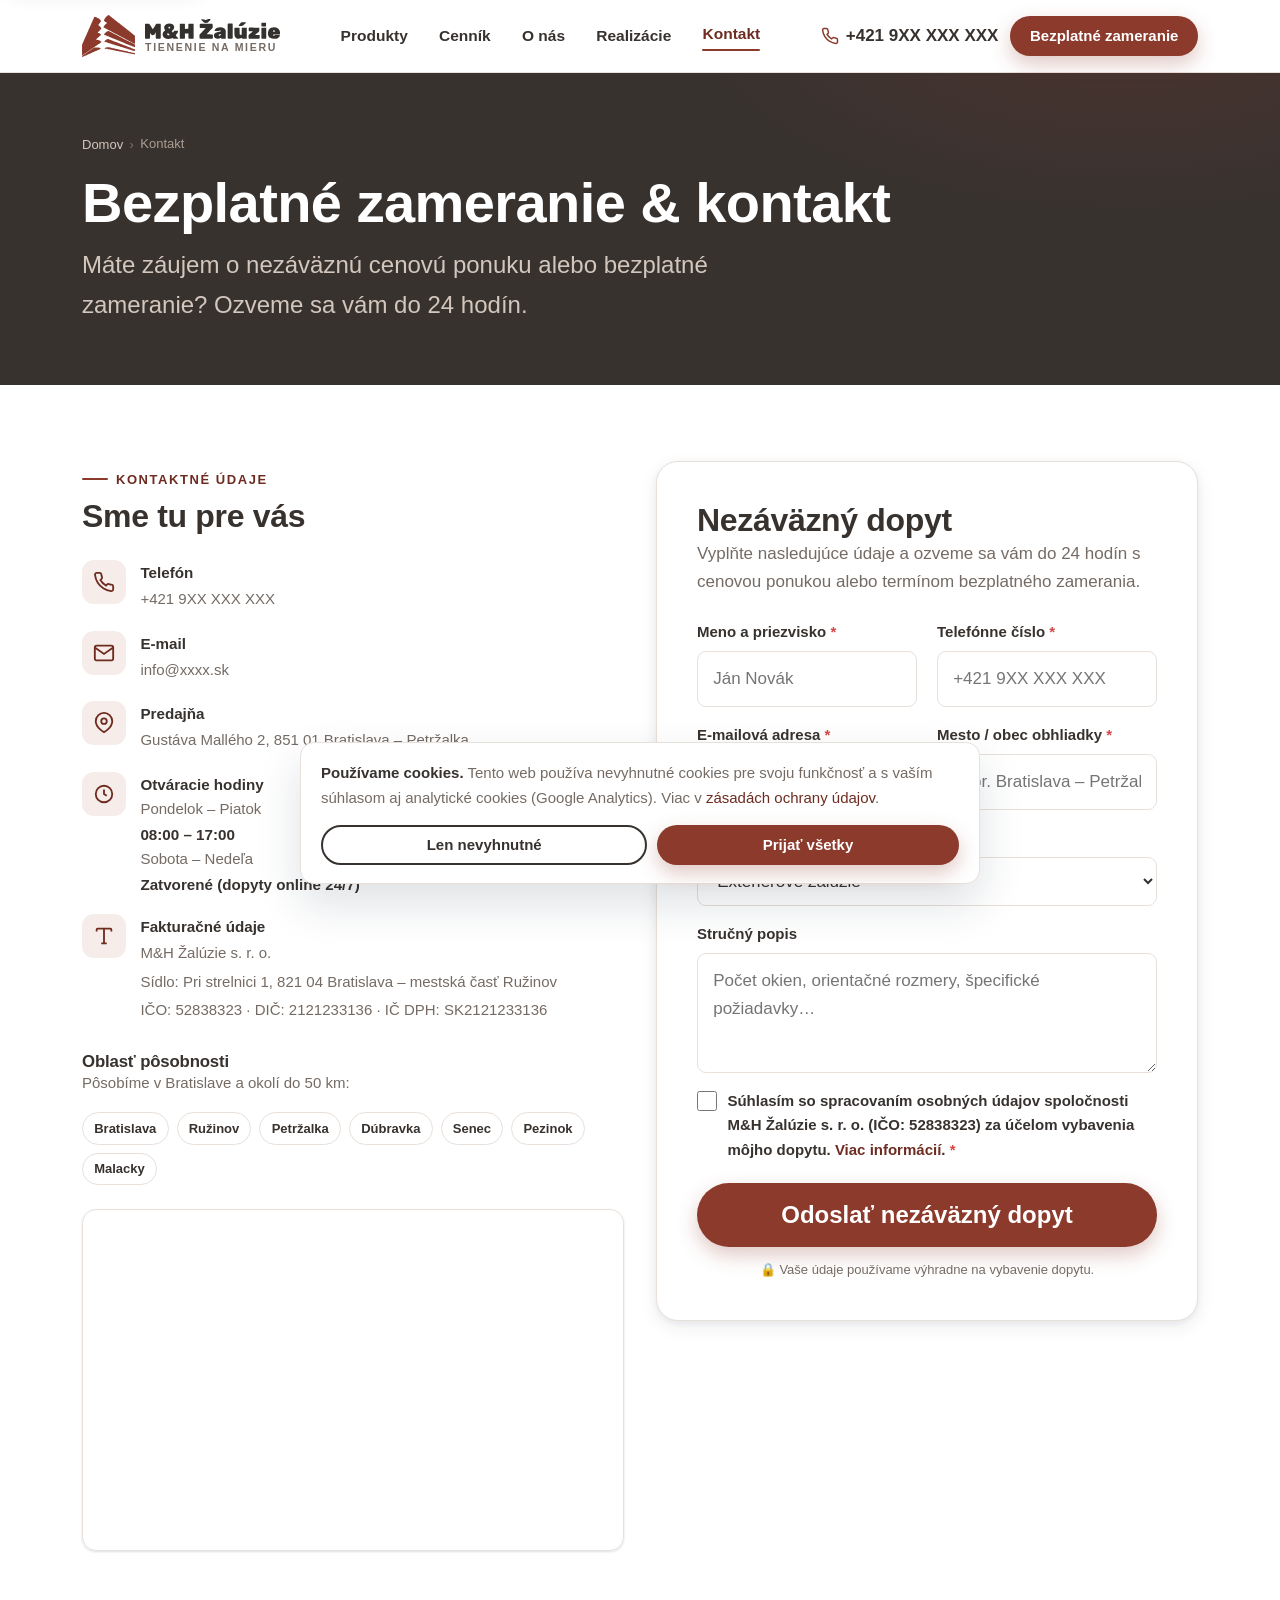
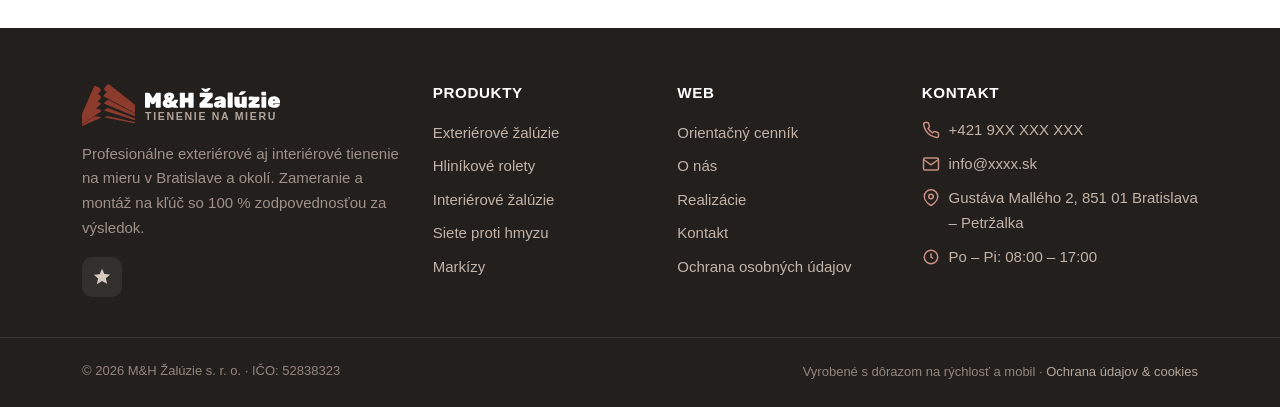
<file: kontakt.html>
<!DOCTYPE html>
<html lang="sk">
<head>
  <meta charset="UTF-8">
  <meta name="viewport" content="width=device-width, initial-scale=1">
  <script>document.documentElement.className+=" js";</script>
  <title>Kontakt a bezplatné zameranie | M&H Žalúzie Bratislava</title>
  <meta name="description" content="Kontaktujte M&H Žalúzie s.r.o. – bezplatné zameranie a cenová ponuka v Bratislave a okolí. Telefón, e-mail, otváracie hodiny a dopytový formulár. Ozveme sa do 24 hodín.">
  <link rel="canonical" href="https://mh-zaluzie.sk/kontakt.html">
  <meta name="theme-color" content="#38322F">
  <meta property="og:type" content="website">
  <meta property="og:locale" content="sk_SK">
  <meta property="og:title" content="Kontakt a bezplatné zameranie | M&H Žalúzie">
  <meta property="og:description" content="Nezáväzná cenová ponuka a bezplatné zameranie v Bratislave a okolí. Ozveme sa do 24 hodín.">
  <meta property="og:url" content="https://mh-zaluzie.sk/kontakt.html">
  <meta property="og:image" content="https://mh-zaluzie.sk/assets/img/og-image.png">
  <meta property="og:image:type" content="image/png">
  <meta property="og:image:width" content="1200">
  <meta property="og:image:height" content="630">
  <meta name="twitter:image" content="https://mh-zaluzie.sk/assets/img/og-image.png">
  <meta name="twitter:card" content="summary_large_image">
  <link rel="icon" href="assets/favicon.svg" type="image/svg+xml">
  <link rel="icon" type="image/png" sizes="32x32" href="assets/favicon-32.png">
  <link rel="apple-touch-icon" href="assets/apple-touch-icon.png">
  <link rel="manifest" href="site.webmanifest">
  <link rel="preload" href="css/styles.css?v=8e014cab" as="style">
  <link rel="stylesheet" href="css/styles.css?v=8e014cab">
</head>
<body>
  <a class="skip-link" href="#obsah">Preskočiť na obsah</a>

  <header class="site-header">
    <div class="container header-inner">
      <a class="brand" href="index.html" aria-label="M&amp;H Žalúzie – domovská stránka"><img class="brand__mark" src="assets/logo-mark.svg" alt="" width="53" height="42"><span class="brand__text"><img class="brand__word" src="assets/logo-word-dark.svg" alt="M&amp;H Žalúzie" width="135" height="20"><span class="brand__tag">Tienenie na mieru</span></span></a>
      <nav class="main-nav" id="main-nav" aria-label="Hlavná navigácia">
        <a href="produkty.html">Produkty</a>
        <a href="cennik.html">Cenník</a>
        <a href="o-nas.html">O nás</a>
        <a href="realizacie.html">Realizácie</a>
        <a href="kontakt.html" aria-current="page">Kontakt</a>
        <a class="btn btn--primary btn--sm header-mobile-cta" href="#dopyt">Bezplatné zameranie</a>
      </nav>
      <div class="header-actions">
        <a class="header-phone" data-mh-tel href="tel:+421900000000"><svg viewBox="0 0 24 24" fill="none" stroke="currentColor" stroke-width="2"><path d="M22 16.9v3a2 2 0 0 1-2.2 2 19.8 19.8 0 0 1-8.6-3 19.5 19.5 0 0 1-6-6 19.8 19.8 0 0 1-3-8.6A2 2 0 0 1 4.1 2h3a2 2 0 0 1 2 1.7c.1 1 .4 1.9.7 2.8a2 2 0 0 1-.5 2.1L8.1 9.9a16 16 0 0 0 6 6l1.3-1.2a2 2 0 0 1 2.1-.5c.9.3 1.8.6 2.8.7a2 2 0 0 1 1.7 2Z"/></svg><span data-mh="business.phone">+421 9XX XXX XXX</span></a>
        <a class="btn btn--primary btn--sm header-desktop-cta" href="#dopyt">Bezplatné zameranie</a>
        <button class="nav-toggle" aria-label="Otvoriť menu" aria-controls="main-nav" aria-expanded="false"><svg class="icon-open" viewBox="0 0 24 24" fill="none" stroke="currentColor" stroke-width="2"><line x1="3" y1="6" x2="21" y2="6"/><line x1="3" y1="12" x2="21" y2="12"/><line x1="3" y1="18" x2="21" y2="18"/></svg><svg class="icon-close" viewBox="0 0 24 24" fill="none" stroke="currentColor" stroke-width="2"><line x1="6" y1="6" x2="18" y2="18"/><line x1="6" y1="18" x2="18" y2="6"/></svg></button>
      </div>
    </div>
  </header>

  <main id="obsah" tabindex="-1">
    <section class="page-hero">
      <div class="container">
        <ul class="breadcrumb"><li><a href="index.html">Domov</a></li><li>Kontakt</li></ul>
        <h1>Bezplatné zameranie &amp; kontakt</h1>
        <p>Máte záujem o nezáväznú cenovú ponuku alebo bezplatné zameranie? Ozveme sa vám do 24 hodín.</p>
      </div>
    </section>

    <section class="section">
      <div class="container">
        <div class="contact-grid">
          <!-- Ľavý stĺpec: údaje -->
          <div>
            <div class="section-head" style="margin-bottom:1.5rem;">
              <span class="eyebrow">Kontaktné údaje</span>
              <h2 style="font-size:var(--fs-600)">Sme tu pre vás</h2>
            </div>
            <div class="info-list">
              <div class="info-item">
                <div class="info-item__ic"><svg viewBox="0 0 24 24" fill="none" stroke="currentColor" stroke-width="2"><path d="M22 16.9v3a2 2 0 0 1-2.2 2 19.8 19.8 0 0 1-8.6-3 19.5 19.5 0 0 1-6-6 19.8 19.8 0 0 1-3-8.6A2 2 0 0 1 4.1 2h3a2 2 0 0 1 2 1.7c.1 1 .4 1.9.7 2.8a2 2 0 0 1-.5 2.1L8.1 9.9a16 16 0 0 0 6 6l1.3-1.2a2 2 0 0 1 2.1-.5c.9.3 1.8.6 2.8.7a2 2 0 0 1 1.7 2Z"/></svg></div>
                <div><b>Telefón</b><a data-mh-tel href="tel:+421900000000"><span data-mh="business.phone">+421 9XX XXX XXX</span></a></div>
              </div>
              <div class="info-item">
                <div class="info-item__ic"><svg viewBox="0 0 24 24" fill="none" stroke="currentColor" stroke-width="2"><rect x="2" y="4" width="20" height="16" rx="2"/><path d="m2 6 10 7 10-7"/></svg></div>
                <div><b>E-mail</b><a data-mh-mail href="mailto:info@mh-zaluzie.sk"><span data-mh="business.email">info@mh-zaluzie.sk</span></a></div>
              </div>
              <div class="info-item">
                <div class="info-item__ic"><svg viewBox="0 0 24 24" fill="none" stroke="currentColor" stroke-width="2"><path d="M21 10c0 7-9 12-9 12s-9-5-9-12a9 9 0 0 1 18 0Z"/><circle cx="12" cy="10" r="3"/></svg></div>
                <div><b>Predajňa</b><span data-mh="business.showroom.full">Gustáva Mallého 2, 851 01 Bratislava – Petržalka</span></div>
              </div>
              <div class="info-item">
                <div class="info-item__ic"><svg viewBox="0 0 24 24" fill="none" stroke="currentColor" stroke-width="2"><circle cx="12" cy="12" r="9"/><path d="M12 7v5l3 2"/></svg></div>
                <div><b>Otváracie hodiny</b><div data-mh-hours style="font-size:var(--fs-300);color:var(--c-muted)"></div></div>
              </div>
              <div class="info-item">
                <div class="info-item__ic"><svg viewBox="0 0 24 24" fill="none" stroke="currentColor" stroke-width="2"><path d="M4 7V5a1 1 0 0 1 1-1h14a1 1 0 0 1 1 1v2"/><path d="M9 20h6M12 4v16"/></svg></div>
                <div><b>Fakturačné údaje</b><span style="font-size:var(--fs-300);color:var(--c-muted)"><span data-mh="business.name">M&amp;H Žalúzie s. r. o.</span><br>Sídlo: <span data-mh="business.address.full">Pri strelnici 1, 821 04 Bratislava – mestská časť Ružinov</span><br>IČO: <span data-mh="business.ico">52838323</span> · DIČ: <span data-mh="business.dic">2121233136</span> · IČ DPH: <span data-mh="business.icDph">SK2121233136</span></span></div>
              </div>
            </div>

            <h3 style="margin-top:1.75rem;font-size:1.05rem;">Oblasť pôsobnosti</h3>
            <p class="text-muted" style="font-size:var(--fs-300)">Pôsobíme v Bratislave a okolí do 50 km:</p>
            <div class="coverage-tags" data-mh-coverage></div>

            <div class="map-embed mt-2" data-mh-map style="margin-top:1.5rem;"></div>
          </div>

          <!-- Pravý stĺpec: formulár -->
          <div id="dopyt">
            <div class="form-card" data-reveal>
              <h2 style="font-size:var(--fs-600)">Nezáväzný dopyt</h2>
              <p class="text-muted" style="margin-bottom:1.5rem;">Vyplňte nasledujúce údaje a ozveme sa vám do 24 hodín s cenovou ponukou alebo termínom bezplatného zamerania.</p>

              <div class="form-alert" data-form-alert role="status"></div>

              <form id="contact-form" novalidate>
                <div class="form-grid">
                  <div class="field">
                    <label for="c-name">Meno a priezvisko <span class="req">*</span></label>
                    <input id="c-name" name="name" type="text" placeholder="Ján Novák" autocomplete="name" required>
                    <span class="err-msg">Zadajte prosím meno a priezvisko.</span>
                  </div>
                  <div class="field">
                    <label for="c-phone">Telefónne číslo <span class="req">*</span></label>
                    <input id="c-phone" name="phone" type="tel" placeholder="+421 9XX XXX XXX" autocomplete="tel" required>
                    <span class="err-msg">Zadajte prosím telefónne číslo.</span>
                  </div>
                  <div class="field">
                    <label for="c-email">E-mailová adresa <span class="req">*</span></label>
                    <input id="c-email" name="email" type="email" placeholder="jan.novak@email.sk" autocomplete="email" required>
                    <span class="err-msg">Zadajte prosím platnú e-mailovú adresu.</span>
                  </div>
                  <div class="field">
                    <label for="c-city">Mesto / obec obhliadky <span class="req">*</span></label>
                    <input id="c-city" name="city" type="text" placeholder="napr. Bratislava – Petržalka" autocomplete="address-level2" required>
                    <span class="err-msg">Zadajte prosím mesto alebo obec.</span>
                  </div>
                  <div class="field field--full">
                    <label for="c-product">Vyberte produkt</label>
                    <select id="c-product" name="product">
                      <option value="Exteriérové žalúzie">Exteriérové žalúzie</option>
                      <option value="Interiérové žalúzie">Interiérové žalúzie</option>
                      <option value="Siete proti hmyzu">Siete proti hmyzu</option>
                      <option value="Markízy">Markízy</option>
                      <option value="Iné">Iné</option>
                    </select>
                  </div>
                  <div class="field field--full">
                    <label for="c-message">Stručný popis</label>
                    <textarea id="c-message" name="message" placeholder="Počet okien, orientačné rozmery, špecifické požiadavky…"></textarea>
                  </div>
                  <div class="field field--full">
                    <label class="check-field">
                      <input type="checkbox" name="gdpr" required>
                      <span>Súhlasím so spracovaním osobných údajov spoločnosti <span data-mh="business.name">M&amp;H Žalúzie s. r. o.</span> (IČO: <span data-mh="business.ico">52838323</span>) za účelom vybavenia môjho dopytu. <a href="ochrana-osobnych-udajov.html" target="_blank" rel="noopener">Viac informácií</a>. <span class="req">*</span></span>
                    </label>
                    <span class="err-msg" style="margin-top:.3rem">Bez súhlasu bohužiaľ nemôžeme dopyt spracovať.</span>
                  </div>
                </div>
                <button type="submit" class="btn btn--primary btn--block btn--lg" style="margin-top:1.25rem;">Odoslať nezáväzný dopyt</button>
                <p class="text-muted text-center" style="font-size:var(--fs-200);margin-top:.75rem;">🔒 Vaše údaje používame výhradne na vybavenie dopytu.</p>
              </form>
            </div>
          </div>
        </div>
      </div>
    </section>
  </main>

  <footer class="site-footer">
    <div class="container">
      <div class="footer-grid">
        <div class="footer-about">
          <a class="brand" href="index.html" aria-label="M&amp;H Žalúzie – domovská stránka"><img class="brand__mark" src="assets/logo-mark.svg" alt="" width="53" height="42"><span class="brand__text"><img class="brand__word" src="assets/logo-word-light.svg" alt="M&amp;H Žalúzie" width="135" height="20"><span class="brand__tag">Tienenie na mieru</span></span></a>
          <p>Profesionálne exteriérové aj interiérové tienenie na mieru v Bratislave a okolí. Zameranie a montáž na kľúč so 100 % zodpovednosťou za výsledok.</p>
          <div class="footer-social" data-mh-social></div>
        </div>
        <div><h4>Produkty</h4><ul class="footer-links"><li><a href="produkty.html#exterierove">Exteriérové žalúzie</a></li><li><a href="produkty.html#rolety">Hliníkové rolety</a></li><li><a href="produkty.html#interierove">Interiérové žalúzie</a></li><li><a href="produkty.html#siete">Siete proti hmyzu</a></li><li><a href="produkty.html#markizy">Markízy</a></li></ul></div>
        <div><h4>Web</h4><ul class="footer-links"><li><a href="cennik.html">Orientačný cenník</a></li><li><a href="o-nas.html">O nás</a></li><li><a href="realizacie.html">Realizácie</a></li><li><a href="kontakt.html">Kontakt</a></li><li><a href="ochrana-osobnych-udajov.html">Ochrana osobných údajov</a></li></ul></div>
        <div><h4>Kontakt</h4><div class="footer-contact">
          <div><svg viewBox="0 0 24 24" fill="none" stroke="currentColor" stroke-width="2"><path d="M22 16.9v3a2 2 0 0 1-2.2 2 19.8 19.8 0 0 1-8.6-3 19.5 19.5 0 0 1-6-6 19.8 19.8 0 0 1-3-8.6A2 2 0 0 1 4.1 2h3a2 2 0 0 1 2 1.7c.1 1 .4 1.9.7 2.8a2 2 0 0 1-.5 2.1L8.1 9.9a16 16 0 0 0 6 6l1.3-1.2a2 2 0 0 1 2.1-.5c.9.3 1.8.6 2.8.7a2 2 0 0 1 1.7 2Z"/></svg><a data-mh-tel href="tel:+421900000000"><span data-mh="business.phone">+421 9XX XXX XXX</span></a></div>
          <div><svg viewBox="0 0 24 24" fill="none" stroke="currentColor" stroke-width="2"><rect x="2" y="4" width="20" height="16" rx="2"/><path d="m2 6 10 7 10-7"/></svg><a data-mh-mail href="mailto:info@mh-zaluzie.sk"><span data-mh="business.email">info@mh-zaluzie.sk</span></a></div>
          <div><svg viewBox="0 0 24 24" fill="none" stroke="currentColor" stroke-width="2"><path d="M21 10c0 7-9 12-9 12s-9-5-9-12a9 9 0 0 1 18 0Z"/><circle cx="12" cy="10" r="3"/></svg><span data-mh="business.showroom.full">Gustáva Mallého 2, 851 01 Bratislava – Petržalka</span></div>
          <div><svg viewBox="0 0 24 24" fill="none" stroke="currentColor" stroke-width="2"><circle cx="12" cy="12" r="9"/><path d="M12 7v5l3 2"/></svg><span data-mh="business.hoursShort">Po – Pi: 08:00 – 17:00</span></div>
        </div></div>
      </div>
    </div>
    <div class="footer-bottom"><div class="container"><span>© <span data-mh-year>2026</span> <span data-mh="business.name">M&amp;H Žalúzie s. r. o.</span> · IČO: <span data-mh="business.ico">52838323</span></span><span>Vyrobené s dôrazom na rýchlosť a mobil · <a href="ochrana-osobnych-udajov.html">Ochrana údajov &amp; cookies</a></span></div></div>
  </footer>

  <div class="mobile-cta">
    <a class="btn btn--secondary" data-mh-tel href="tel:+421900000000"><svg viewBox="0 0 24 24" width="18" height="18" fill="none" stroke="currentColor" stroke-width="2"><path d="M22 16.9v3a2 2 0 0 1-2.2 2 19.8 19.8 0 0 1-8.6-3 19.5 19.5 0 0 1-6-6 19.8 19.8 0 0 1-3-8.6A2 2 0 0 1 4.1 2h3a2 2 0 0 1 2 1.7c.1 1 .4 1.9.7 2.8a2 2 0 0 1-.5 2.1L8.1 9.9a16 16 0 0 0 6 6l1.3-1.2a2 2 0 0 1 2.1-.5c.9.3 1.8.6 2.8.7a2 2 0 0 1 1.7 2Z"/></svg> Zavolať</a>
    <a class="btn btn--primary" href="#dopyt">Vyplniť dopyt</a>
  </div>

  <div class="cookie-bar" id="cookie-bar" role="dialog" aria-live="polite" aria-label="Súhlas s cookies">
    <p><strong>Používame cookies.</strong> Tento web používa nevyhnutné cookies pre svoju funkčnosť a s vaším súhlasom aj analytické cookies (Google Analytics). Viac v <a href="ochrana-osobnych-udajov.html">zásadách ochrany údajov</a>.</p>
    <div class="cookie-bar__actions"><button class="btn btn--secondary btn--sm" data-cookie-decline>Len nevyhnutné</button><button class="btn btn--primary btn--sm" data-cookie-accept>Prijať všetky</button></div>
  </div>

  <script src="js/config.js?v=8e014cab"></script>
  <script src="js/main.js?v=8e014cab"></script>
  <script src="js/form.js?v=8e014cab"></script>
</body>
</html>
</file>
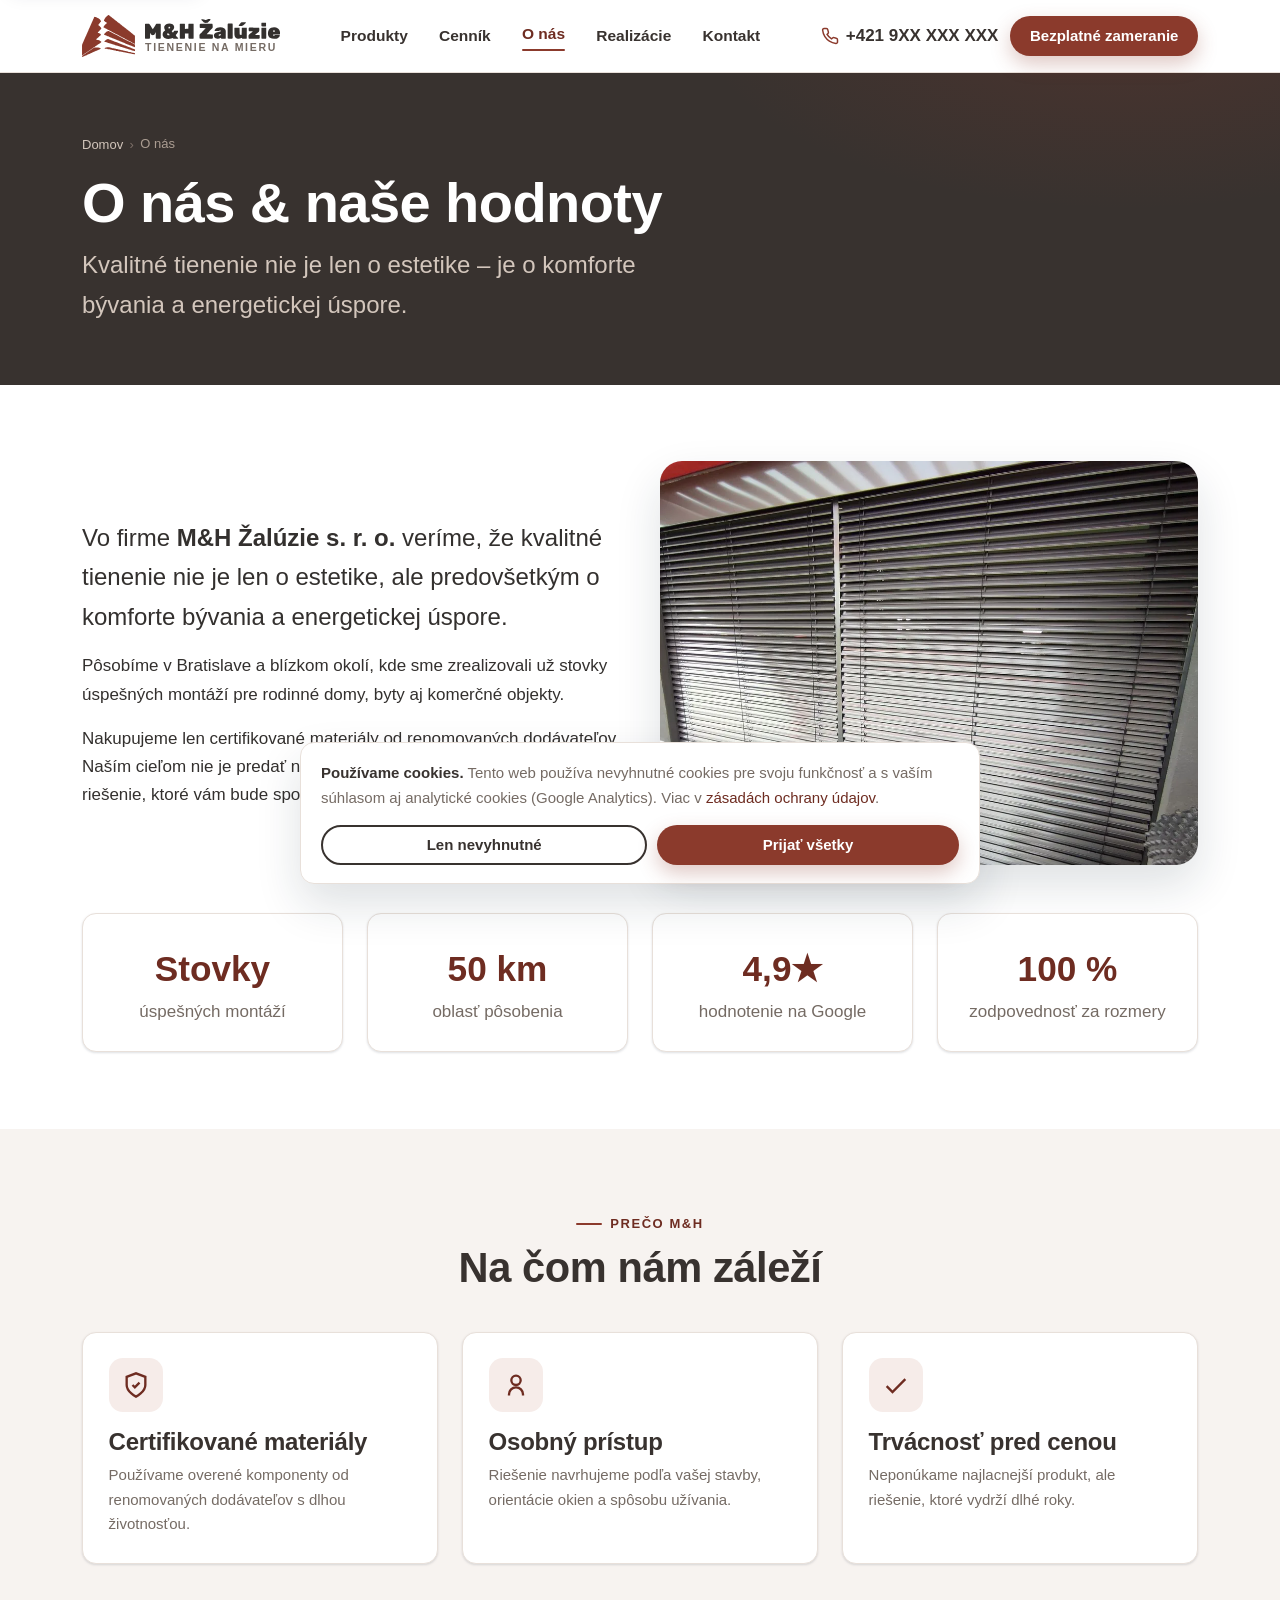
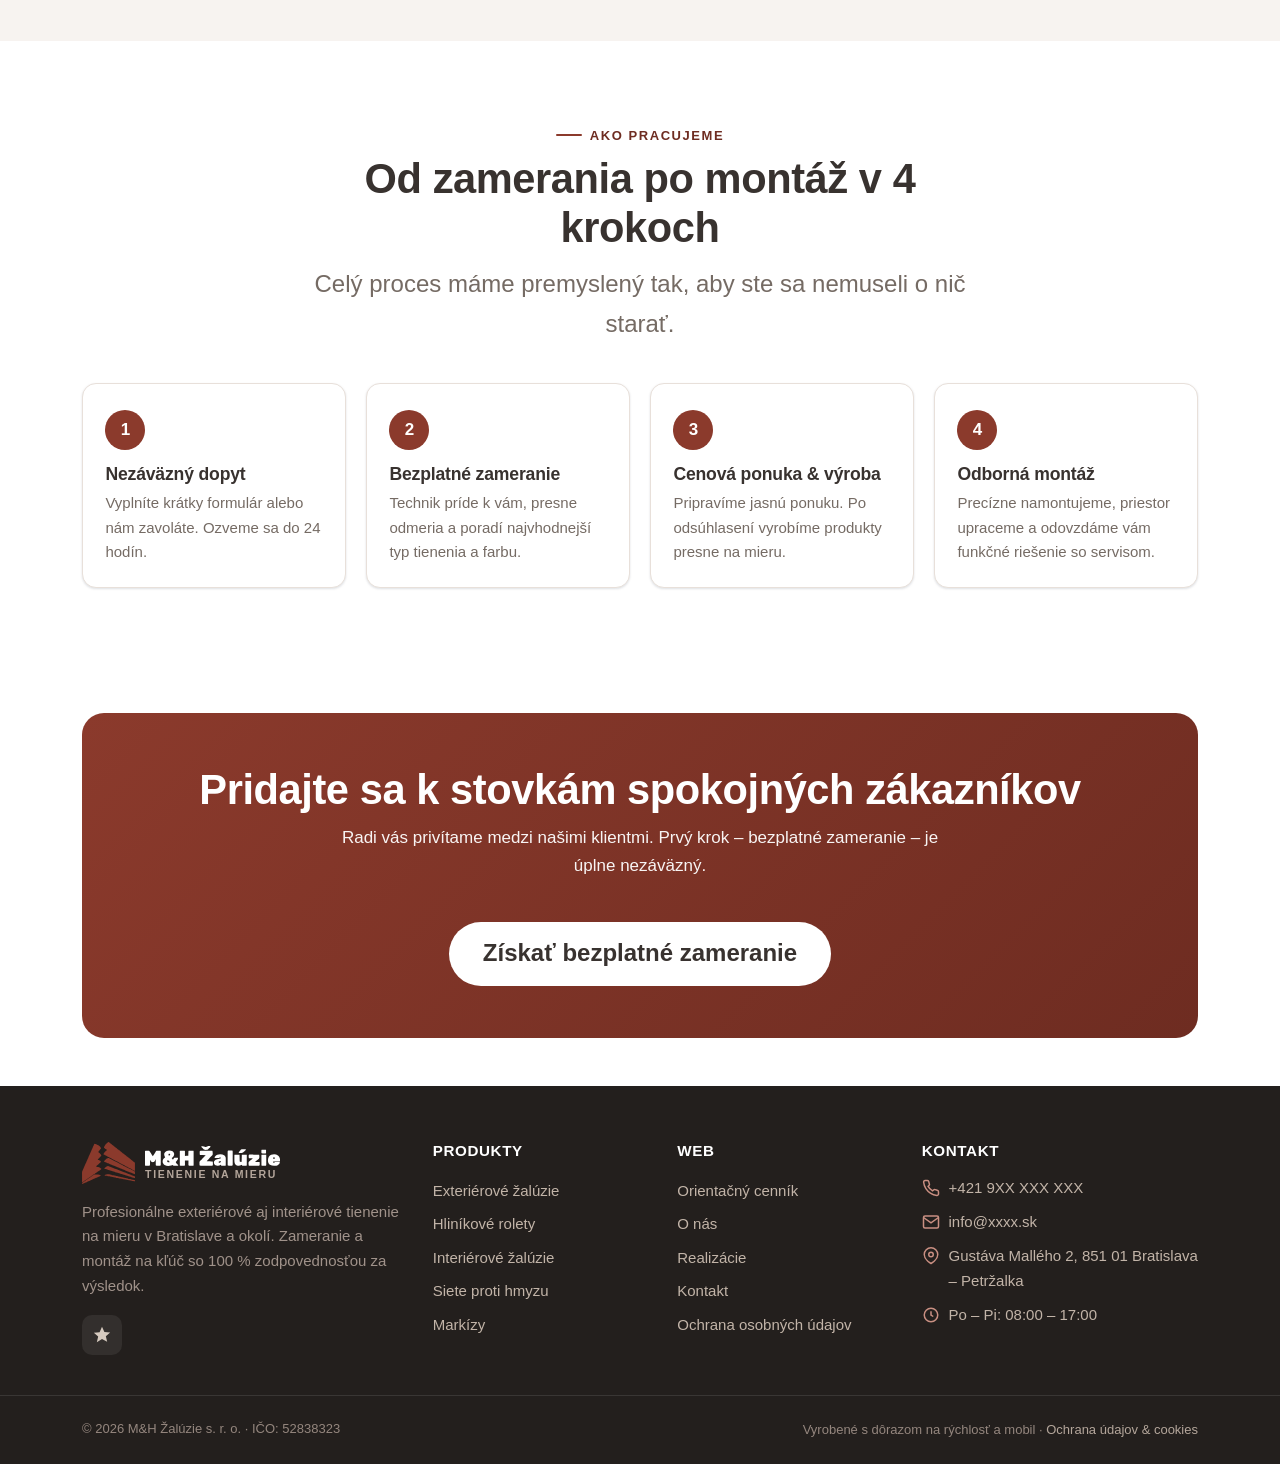
<file: o-nas.html>
<!DOCTYPE html>
<html lang="sk">
<head>
  <meta charset="UTF-8">
  <meta name="viewport" content="width=device-width, initial-scale=1">
  <script>document.documentElement.className+=" js";</script>
  <title>O nás a ako pracujeme | M&H Žalúzie Bratislava</title>
  <meta name="description" content="M&H Žalúzie s.r.o. – tienenie na mieru v Bratislave a okolí. Stovky úspešných montáží, certifikované materiály a 100 % zodpovednosť za zameranie aj montáž.">
  <link rel="canonical" href="https://mh-zaluzie.sk/o-nas.html">
  <meta name="theme-color" content="#38322F">
  <meta property="og:type" content="website">
  <meta property="og:locale" content="sk_SK">
  <meta property="og:title" content="O nás a ako pracujeme | M&H Žalúzie">
  <meta property="og:description" content="Kvalitné tienenie nie je len o estetike, ale o komforte bývania a energetickej úspore.">
  <meta property="og:url" content="https://mh-zaluzie.sk/o-nas.html">
  <meta property="og:image" content="https://mh-zaluzie.sk/assets/img/og-image.png">
  <meta property="og:image:type" content="image/png">
  <meta property="og:image:width" content="1200">
  <meta property="og:image:height" content="630">
  <meta name="twitter:image" content="https://mh-zaluzie.sk/assets/img/og-image.png">
  <meta name="twitter:card" content="summary_large_image">
  <link rel="icon" href="assets/favicon.svg" type="image/svg+xml">
  <link rel="icon" type="image/png" sizes="32x32" href="assets/favicon-32.png">
  <link rel="apple-touch-icon" href="assets/apple-touch-icon.png">
  <link rel="manifest" href="site.webmanifest">
  <link rel="preload" href="css/styles.css?v=8e014cab" as="style">
  <link rel="stylesheet" href="css/styles.css?v=8e014cab">
</head>
<body>
  <a class="skip-link" href="#obsah">Preskočiť na obsah</a>

  <header class="site-header">
    <div class="container header-inner">
      <a class="brand" href="index.html" aria-label="M&amp;H Žalúzie – domovská stránka"><img class="brand__mark" src="assets/logo-mark.svg" alt="" width="53" height="42"><span class="brand__text"><img class="brand__word" src="assets/logo-word-dark.svg" alt="M&amp;H Žalúzie" width="135" height="20"><span class="brand__tag">Tienenie na mieru</span></span></a>
      <nav class="main-nav" id="main-nav" aria-label="Hlavná navigácia">
        <a href="produkty.html">Produkty</a>
        <a href="cennik.html">Cenník</a>
        <a href="o-nas.html" aria-current="page">O nás</a>
        <a href="realizacie.html">Realizácie</a>
        <a href="kontakt.html">Kontakt</a>
        <a class="btn btn--primary btn--sm header-mobile-cta" href="kontakt.html">Bezplatné zameranie</a>
      </nav>
      <div class="header-actions">
        <a class="header-phone" data-mh-tel href="tel:+421900000000"><svg viewBox="0 0 24 24" fill="none" stroke="currentColor" stroke-width="2"><path d="M22 16.9v3a2 2 0 0 1-2.2 2 19.8 19.8 0 0 1-8.6-3 19.5 19.5 0 0 1-6-6 19.8 19.8 0 0 1-3-8.6A2 2 0 0 1 4.1 2h3a2 2 0 0 1 2 1.7c.1 1 .4 1.9.7 2.8a2 2 0 0 1-.5 2.1L8.1 9.9a16 16 0 0 0 6 6l1.3-1.2a2 2 0 0 1 2.1-.5c.9.3 1.8.6 2.8.7a2 2 0 0 1 1.7 2Z"/></svg><span data-mh="business.phone">+421 9XX XXX XXX</span></a>
        <a class="btn btn--primary btn--sm header-desktop-cta" href="kontakt.html">Bezplatné zameranie</a>
        <button class="nav-toggle" aria-label="Otvoriť menu" aria-controls="main-nav" aria-expanded="false"><svg class="icon-open" viewBox="0 0 24 24" fill="none" stroke="currentColor" stroke-width="2"><line x1="3" y1="6" x2="21" y2="6"/><line x1="3" y1="12" x2="21" y2="12"/><line x1="3" y1="18" x2="21" y2="18"/></svg><svg class="icon-close" viewBox="0 0 24 24" fill="none" stroke="currentColor" stroke-width="2"><line x1="6" y1="6" x2="18" y2="18"/><line x1="6" y1="18" x2="18" y2="6"/></svg></button>
      </div>
    </div>
  </header>

  <main id="obsah" tabindex="-1">
    <section class="page-hero">
      <div class="container">
        <ul class="breadcrumb"><li><a href="index.html">Domov</a></li><li>O nás</li></ul>
        <h1>O nás &amp; naše hodnoty</h1>
        <p>Kvalitné tienenie nie je len o estetike – je o komforte bývania a energetickej úspore.</p>
      </div>
    </section>

    <section class="section">
      <div class="container">
        <div class="grid grid-2" style="align-items:center;gap:2.5rem;">
          <div class="prose" data-reveal>
            <p class="lead" style="color:var(--c-text)">Vo firme <strong>M&amp;H Žalúzie s. r. o.</strong> veríme, že kvalitné tienenie nie je len o estetike, ale predovšetkým o komforte bývania a energetickej úspore.</p>
            <p class="text-muted">Pôsobíme v Bratislave a blízkom okolí, kde sme zrealizovali už stovky úspešných montáží pre rodinné domy, byty aj komerčné objekty.</p>
            <p class="text-muted">Nakupujeme len certifikované materiály od renomovaných dodávateľov. Naším cieľom nie je predať najlacnejší produkt, ale ponúknuť trvácne riešenie, ktoré vám bude spoľahlivo slúžiť dlhé roky.</p>
          </div>
          <div data-reveal data-reveal-delay="1"><picture><source srcset="assets/img/exterierove-zaluzie-10.webp" type="image/webp"><img decoding="async" src="assets/img/exterierove-zaluzie-10.jpg" onerror="this.onerror=null;this.src='assets/img/product-exterier.svg'" alt="Realizácia exteriérových žalúzií M&H" loading="lazy" width="800" height="600" style="width:100%;aspect-ratio:4/3;object-fit:cover;border-radius:var(--radius-lg);box-shadow:var(--shadow-lg)"></picture></div>
        </div>

        <!-- Čísla -->
        <div class="grid grid-4 mt-2" style="margin-top:3rem;">
          <div class="card text-center" data-reveal><b style="display:block;font-size:2.2rem;color:var(--c-accent-600);font-weight:800">Stovky</b><span class="text-muted">úspešných montáží</span></div>
          <div class="card text-center" data-reveal data-reveal-delay="1"><b style="display:block;font-size:2.2rem;color:var(--c-accent-600);font-weight:800">50 km</b><span class="text-muted">oblasť pôsobenia</span></div>
          <a class="card text-center" href="https://www.google.com/maps?cid=14620963035425995864" data-mh-href="social.googleReviews" target="_blank" rel="noopener" data-reveal data-reveal-delay="2" style="display:block;color:inherit"><b style="display:block;font-size:2.2rem;color:var(--c-accent-600);font-weight:800"><span data-mh="reviews.rating">4,9</span>★</b><span class="text-muted">hodnotenie na Google</span></a>
          <div class="card text-center" data-reveal data-reveal-delay="3"><b style="display:block;font-size:2.2rem;color:var(--c-accent-600);font-weight:800">100 %</b><span class="text-muted">zodpovednosť za rozmery</span></div>
        </div>
      </div>
    </section>

    <!-- Hodnoty -->
    <section class="section section--alt">
      <div class="container">
        <div class="section-head center">
          <span class="eyebrow">Prečo M&amp;H</span>
          <h2>Na čom nám záleží</h2>
        </div>
        <div class="grid grid-3">
          <div class="card" data-reveal><div class="card__icon"><svg viewBox="0 0 24 24" fill="none" stroke="currentColor" stroke-width="2"><path d="M12 22s8-4 8-10V5l-8-3-8 3v7c0 6 8 10 8 10Z"/><path d="m9 12 2 2 4-4"/></svg></div><h3>Certifikované materiály</h3><p>Používame overené komponenty od renomovaných dodávateľov s dlhou životnosťou.</p></div>
          <div class="card" data-reveal data-reveal-delay="1"><div class="card__icon"><svg viewBox="0 0 24 24" fill="none" stroke="currentColor" stroke-width="2"><circle cx="12" cy="8" r="4"/><path d="M6 21v-1a6 6 0 0 1 12 0v1"/></svg></div><h3>Osobný prístup</h3><p>Riešenie navrhujeme podľa vašej stavby, orientácie okien a spôsobu užívania.</p></div>
          <div class="card" data-reveal data-reveal-delay="2"><div class="card__icon"><svg viewBox="0 0 24 24" fill="none" stroke="currentColor" stroke-width="2"><path d="M20 7 9 18l-5-5"/></svg></div><h3>Trvácnosť pred cenou</h3><p>Neponúkame najlacnejší produkt, ale riešenie, ktoré vydrží dlhé roky.</p></div>
        </div>
      </div>
    </section>

    <!-- Ako pracujeme -->
    <section class="section">
      <div class="container">
        <div class="section-head center">
          <span class="eyebrow">Ako pracujeme</span>
          <h2>Od zamerania po montáž v 4 krokoch</h2>
          <p class="lead">Celý proces máme premyslený tak, aby ste sa nemuseli o nič starať.</p>
        </div>
        <div class="steps grid grid-4">
          <div class="step" data-reveal><div class="step__num"></div><h3>Nezáväzný dopyt</h3><p>Vyplníte krátky formulár alebo nám zavoláte. Ozveme sa do 24 hodín.</p></div>
          <div class="step" data-reveal data-reveal-delay="1"><div class="step__num"></div><h3>Bezplatné zameranie</h3><p>Technik príde k vám, presne odmeria a poradí najvhodnejší typ tienenia a farbu.</p></div>
          <div class="step" data-reveal data-reveal-delay="2"><div class="step__num"></div><h3>Cenová ponuka &amp; výroba</h3><p>Pripravíme jasnú ponuku. Po odsúhlasení vyrobíme produkty presne na mieru.</p></div>
          <div class="step" data-reveal data-reveal-delay="3"><div class="step__num"></div><h3>Odborná montáž</h3><p>Precízne namontujeme, priestor upraceme a odovzdáme vám funkčné riešenie so servisom.</p></div>
        </div>
      </div>
    </section>

    <section class="section section--tight">
      <div class="container">
        <div class="cta-band" data-reveal>
          <h2>Pridajte sa k stovkám spokojných zákazníkov</h2>
          <p>Radi vás privítame medzi našimi klientmi. Prvý krok – bezplatné zameranie – je úplne nezáväzný.</p>
          <a class="btn btn--light btn--lg" href="kontakt.html">Získať bezplatné zameranie</a>
        </div>
      </div>
    </section>
  </main>

  <footer class="site-footer">
    <div class="container">
      <div class="footer-grid">
        <div class="footer-about">
          <a class="brand" href="index.html" aria-label="M&amp;H Žalúzie – domovská stránka"><img class="brand__mark" src="assets/logo-mark.svg" alt="" width="53" height="42"><span class="brand__text"><img class="brand__word" src="assets/logo-word-light.svg" alt="M&amp;H Žalúzie" width="135" height="20"><span class="brand__tag">Tienenie na mieru</span></span></a>
          <p>Profesionálne exteriérové aj interiérové tienenie na mieru v Bratislave a okolí. Zameranie a montáž na kľúč so 100 % zodpovednosťou za výsledok.</p>
          <div class="footer-social" data-mh-social></div>
        </div>
        <div><h4>Produkty</h4><ul class="footer-links"><li><a href="produkty.html#exterierove">Exteriérové žalúzie</a></li><li><a href="produkty.html#rolety">Hliníkové rolety</a></li><li><a href="produkty.html#interierove">Interiérové žalúzie</a></li><li><a href="produkty.html#siete">Siete proti hmyzu</a></li><li><a href="produkty.html#markizy">Markízy</a></li></ul></div>
        <div><h4>Web</h4><ul class="footer-links"><li><a href="cennik.html">Orientačný cenník</a></li><li><a href="o-nas.html">O nás</a></li><li><a href="realizacie.html">Realizácie</a></li><li><a href="kontakt.html">Kontakt</a></li><li><a href="ochrana-osobnych-udajov.html">Ochrana osobných údajov</a></li></ul></div>
        <div><h4>Kontakt</h4><div class="footer-contact">
          <div><svg viewBox="0 0 24 24" fill="none" stroke="currentColor" stroke-width="2"><path d="M22 16.9v3a2 2 0 0 1-2.2 2 19.8 19.8 0 0 1-8.6-3 19.5 19.5 0 0 1-6-6 19.8 19.8 0 0 1-3-8.6A2 2 0 0 1 4.1 2h3a2 2 0 0 1 2 1.7c.1 1 .4 1.9.7 2.8a2 2 0 0 1-.5 2.1L8.1 9.9a16 16 0 0 0 6 6l1.3-1.2a2 2 0 0 1 2.1-.5c.9.3 1.8.6 2.8.7a2 2 0 0 1 1.7 2Z"/></svg><a data-mh-tel href="tel:+421900000000"><span data-mh="business.phone">+421 9XX XXX XXX</span></a></div>
          <div><svg viewBox="0 0 24 24" fill="none" stroke="currentColor" stroke-width="2"><rect x="2" y="4" width="20" height="16" rx="2"/><path d="m2 6 10 7 10-7"/></svg><a data-mh-mail href="mailto:info@mh-zaluzie.sk"><span data-mh="business.email">info@mh-zaluzie.sk</span></a></div>
          <div><svg viewBox="0 0 24 24" fill="none" stroke="currentColor" stroke-width="2"><path d="M21 10c0 7-9 12-9 12s-9-5-9-12a9 9 0 0 1 18 0Z"/><circle cx="12" cy="10" r="3"/></svg><span data-mh="business.showroom.full">Gustáva Mallého 2, 851 01 Bratislava – Petržalka</span></div>
          <div><svg viewBox="0 0 24 24" fill="none" stroke="currentColor" stroke-width="2"><circle cx="12" cy="12" r="9"/><path d="M12 7v5l3 2"/></svg><span data-mh="business.hoursShort">Po – Pi: 08:00 – 17:00</span></div>
        </div></div>
      </div>
    </div>
    <div class="footer-bottom"><div class="container"><span>© <span data-mh-year>2026</span> <span data-mh="business.name">M&amp;H Žalúzie s. r. o.</span> · IČO: <span data-mh="business.ico">52838323</span></span><span>Vyrobené s dôrazom na rýchlosť a mobil · <a href="ochrana-osobnych-udajov.html">Ochrana údajov &amp; cookies</a></span></div></div>
  </footer>

  <div class="mobile-cta">
    <a class="btn btn--secondary" data-mh-tel href="tel:+421900000000"><svg viewBox="0 0 24 24" width="18" height="18" fill="none" stroke="currentColor" stroke-width="2"><path d="M22 16.9v3a2 2 0 0 1-2.2 2 19.8 19.8 0 0 1-8.6-3 19.5 19.5 0 0 1-6-6 19.8 19.8 0 0 1-3-8.6A2 2 0 0 1 4.1 2h3a2 2 0 0 1 2 1.7c.1 1 .4 1.9.7 2.8a2 2 0 0 1-.5 2.1L8.1 9.9a16 16 0 0 0 6 6l1.3-1.2a2 2 0 0 1 2.1-.5c.9.3 1.8.6 2.8.7a2 2 0 0 1 1.7 2Z"/></svg> Zavolať</a>
    <a class="btn btn--primary" href="kontakt.html">Bezplatné zameranie</a>
  </div>

  <div class="cookie-bar" id="cookie-bar" role="dialog" aria-live="polite" aria-label="Súhlas s cookies">
    <p><strong>Používame cookies.</strong> Tento web používa nevyhnutné cookies pre svoju funkčnosť a s vaším súhlasom aj analytické cookies (Google Analytics). Viac v <a href="ochrana-osobnych-udajov.html">zásadách ochrany údajov</a>.</p>
    <div class="cookie-bar__actions"><button class="btn btn--secondary btn--sm" data-cookie-decline>Len nevyhnutné</button><button class="btn btn--primary btn--sm" data-cookie-accept>Prijať všetky</button></div>
  </div>

  <script src="js/config.js?v=8e014cab"></script>
  <script src="js/main.js?v=8e014cab"></script>
</body>
</html>
</file>
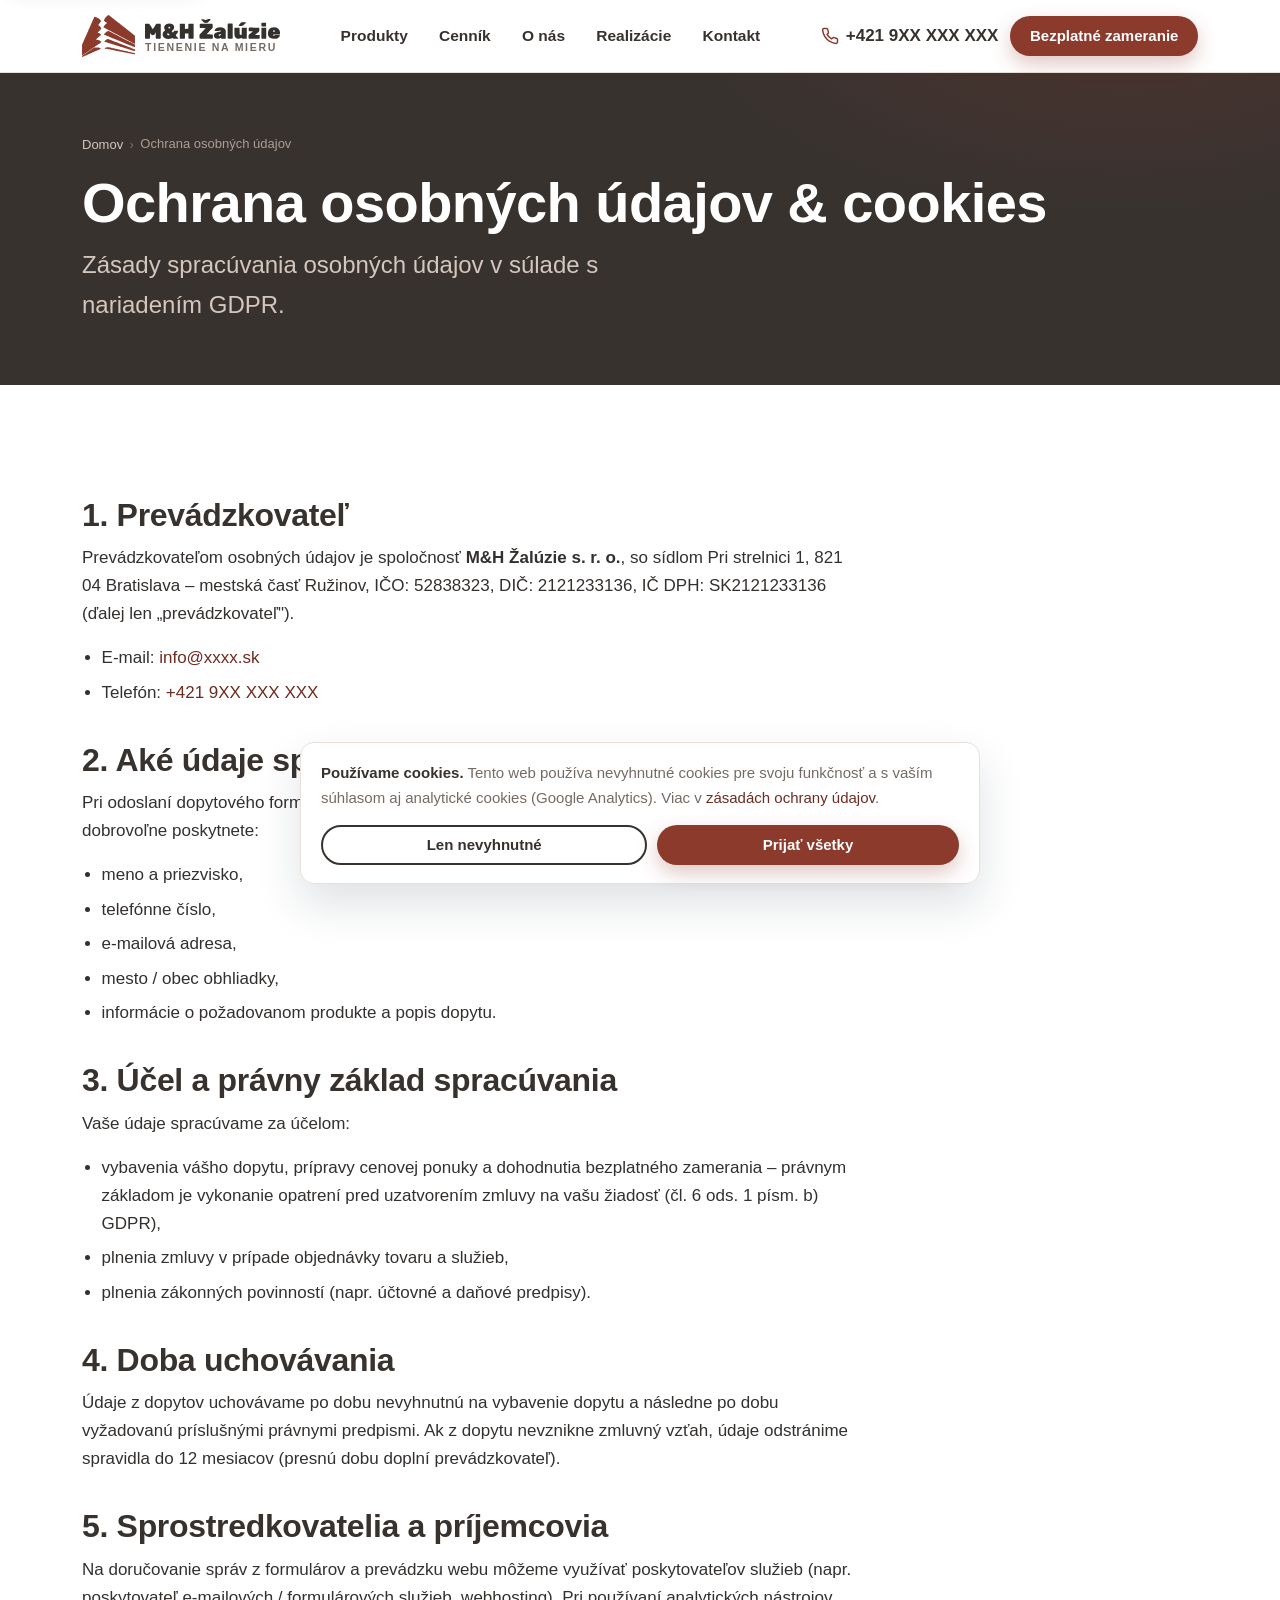
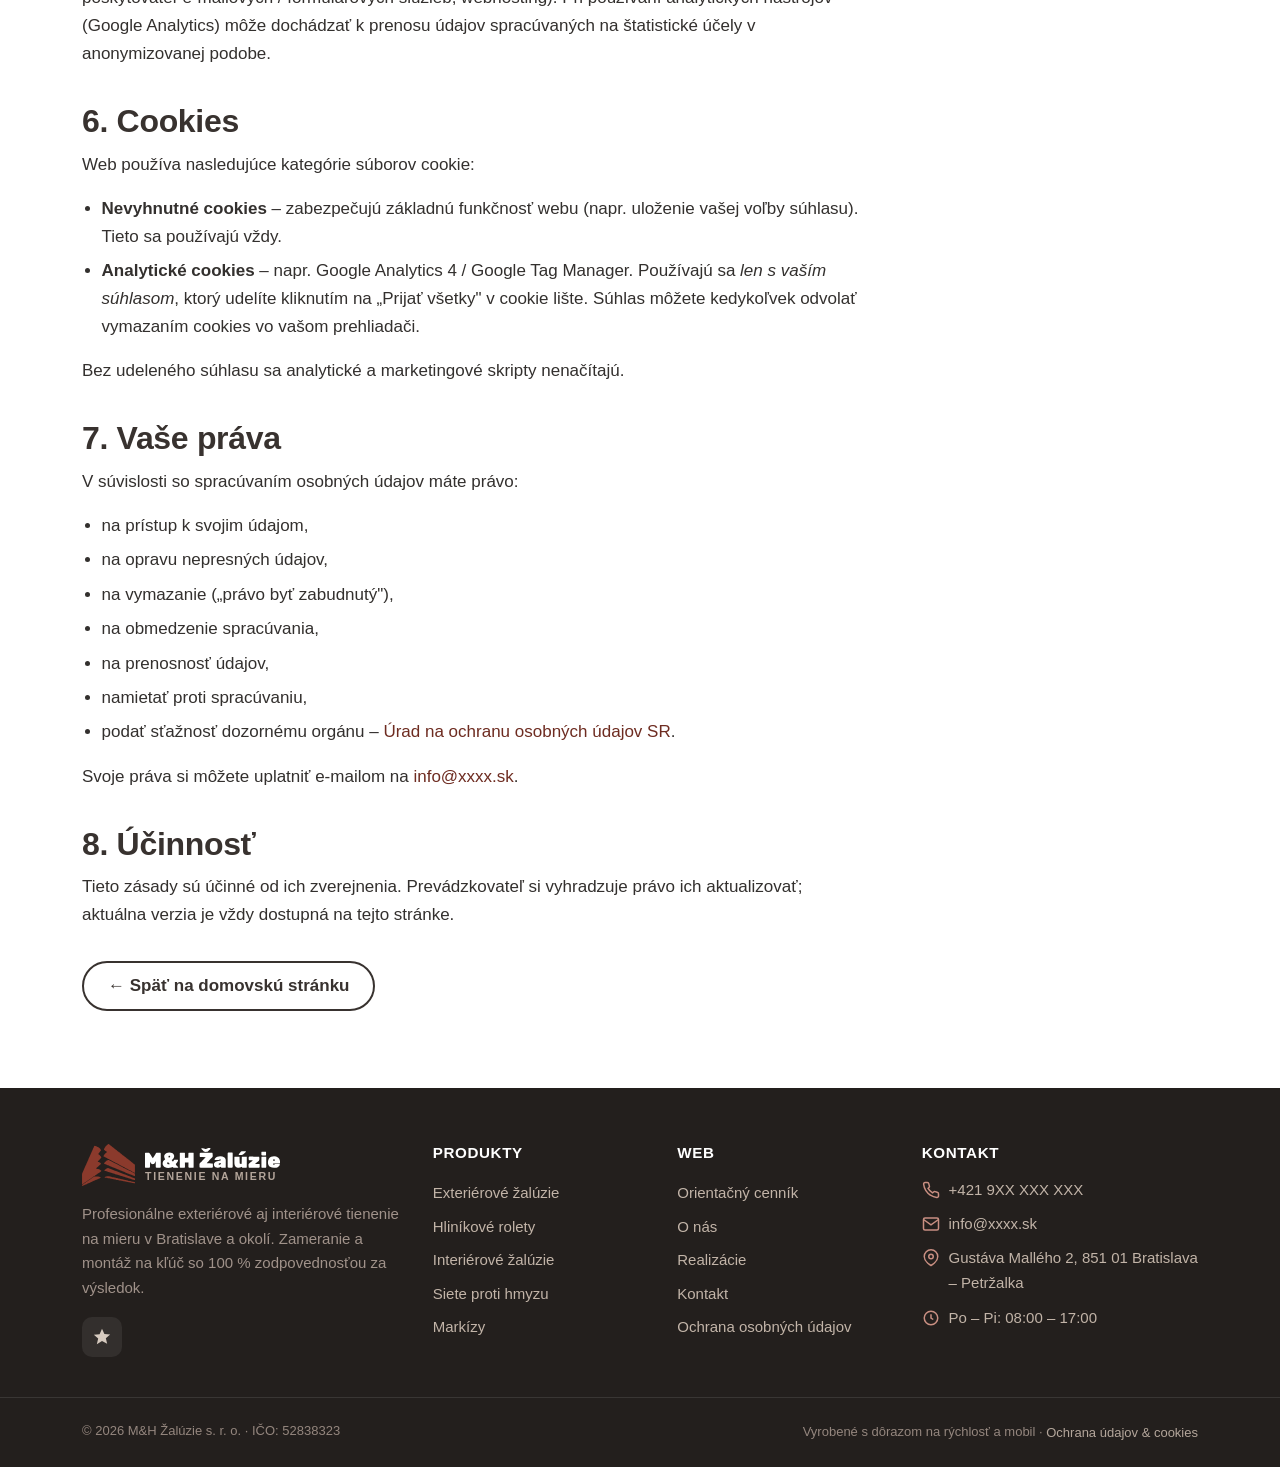
<file: ochrana-osobnych-udajov.html>
<!DOCTYPE html>
<html lang="sk">
<head>
  <meta charset="UTF-8">
  <meta name="viewport" content="width=device-width, initial-scale=1">
  <script>document.documentElement.className+=" js";</script>
  <title>Ochrana osobných údajov a cookies | M&H Žalúzie</title>
  <meta name="description" content="Zásady ochrany osobných údajov (GDPR) a používania cookies spoločnosti M&H Žalúzie s.r.o., IČO 52838323.">
  <link rel="canonical" href="https://mh-zaluzie.sk/ochrana-osobnych-udajov.html">
  <meta name="theme-color" content="#38322F">
  <meta name="robots" content="index, follow">
  <meta property="og:type" content="website">
  <meta property="og:locale" content="sk_SK">
  <meta property="og:title" content="Ochrana osobných údajov &amp; cookies | M&H Žalúzie">
  <meta property="og:description" content="Zásady spracúvania osobných údajov v súlade s nariadením GDPR a informácie o používaní cookies.">
  <meta property="og:url" content="https://mh-zaluzie.sk/ochrana-osobnych-udajov.html">
  <meta property="og:image" content="https://mh-zaluzie.sk/assets/img/og-image.png">
  <meta property="og:image:type" content="image/png">
  <meta property="og:image:width" content="1200">
  <meta property="og:image:height" content="630">
  <meta name="twitter:image" content="https://mh-zaluzie.sk/assets/img/og-image.png">
  <meta name="twitter:card" content="summary_large_image">
  <link rel="icon" href="assets/favicon.svg" type="image/svg+xml">
  <link rel="icon" type="image/png" sizes="32x32" href="assets/favicon-32.png">
  <link rel="apple-touch-icon" href="assets/apple-touch-icon.png">
  <link rel="manifest" href="site.webmanifest">
  <link rel="preload" href="css/styles.css?v=8e014cab" as="style">
  <link rel="stylesheet" href="css/styles.css?v=8e014cab">
</head>
<body>
  <a class="skip-link" href="#obsah">Preskočiť na obsah</a>

  <header class="site-header">
    <div class="container header-inner">
      <a class="brand" href="index.html" aria-label="M&amp;H Žalúzie – domovská stránka"><img class="brand__mark" src="assets/logo-mark.svg" alt="" width="53" height="42"><span class="brand__text"><img class="brand__word" src="assets/logo-word-dark.svg" alt="M&amp;H Žalúzie" width="135" height="20"><span class="brand__tag">Tienenie na mieru</span></span></a>
      <nav class="main-nav" id="main-nav" aria-label="Hlavná navigácia">
        <a href="produkty.html">Produkty</a>
        <a href="cennik.html">Cenník</a>
        <a href="o-nas.html">O nás</a>
        <a href="realizacie.html">Realizácie</a>
        <a href="kontakt.html">Kontakt</a>
        <a class="btn btn--primary btn--sm header-mobile-cta" href="kontakt.html">Bezplatné zameranie</a>
      </nav>
      <div class="header-actions">
        <a class="header-phone" data-mh-tel href="tel:+421900000000"><svg viewBox="0 0 24 24" fill="none" stroke="currentColor" stroke-width="2"><path d="M22 16.9v3a2 2 0 0 1-2.2 2 19.8 19.8 0 0 1-8.6-3 19.5 19.5 0 0 1-6-6 19.8 19.8 0 0 1-3-8.6A2 2 0 0 1 4.1 2h3a2 2 0 0 1 2 1.7c.1 1 .4 1.9.7 2.8a2 2 0 0 1-.5 2.1L8.1 9.9a16 16 0 0 0 6 6l1.3-1.2a2 2 0 0 1 2.1-.5c.9.3 1.8.6 2.8.7a2 2 0 0 1 1.7 2Z"/></svg><span data-mh="business.phone">+421 9XX XXX XXX</span></a>
        <a class="btn btn--primary btn--sm header-desktop-cta" href="kontakt.html">Bezplatné zameranie</a>
        <button class="nav-toggle" aria-label="Otvoriť menu" aria-controls="main-nav" aria-expanded="false"><svg class="icon-open" viewBox="0 0 24 24" fill="none" stroke="currentColor" stroke-width="2"><line x1="3" y1="6" x2="21" y2="6"/><line x1="3" y1="12" x2="21" y2="12"/><line x1="3" y1="18" x2="21" y2="18"/></svg><svg class="icon-close" viewBox="0 0 24 24" fill="none" stroke="currentColor" stroke-width="2"><line x1="6" y1="6" x2="18" y2="18"/><line x1="6" y1="18" x2="18" y2="6"/></svg></button>
      </div>
    </div>
  </header>

  <main id="obsah" tabindex="-1">
    <section class="page-hero">
      <div class="container">
        <ul class="breadcrumb"><li><a href="index.html">Domov</a></li><li>Ochrana osobných údajov</li></ul>
        <h1>Ochrana osobných údajov &amp; cookies</h1>
        <p>Zásady spracúvania osobných údajov v súlade s nariadením GDPR.</p>
      </div>
    </section>

    <section class="section">
      <div class="container">
        <div class="prose">
          <h2>1. Prevádzkovateľ</h2>
          <p>Prevádzkovateľom osobných údajov je spoločnosť <strong data-mh="business.name">M&amp;H Žalúzie s. r. o.</strong>, so sídlom <span data-mh="business.address.full">Pri strelnici 1, 821 04 Bratislava – mestská časť Ružinov</span>, IČO: <span data-mh="business.ico">52838323</span>, DIČ: <span data-mh="business.dic">2121233136</span>, IČ DPH: <span data-mh="business.icDph">SK2121233136</span> (ďalej len „prevádzkovateľ").</p>
          <ul>
            <li>E-mail: <a data-mh-mail href="mailto:info@mh-zaluzie.sk"><span data-mh="business.email">info@mh-zaluzie.sk</span></a></li>
            <li>Telefón: <a data-mh-tel href="tel:+421900000000"><span data-mh="business.phone">+421 9XX XXX XXX</span></a></li>
          </ul>

          <h2>2. Aké údaje spracúvame</h2>
          <p>Pri odoslaní dopytového formulára alebo dopytového sprievodcu spracúvame údaje, ktoré nám dobrovoľne poskytnete:</p>
          <ul>
            <li>meno a priezvisko,</li>
            <li>telefónne číslo,</li>
            <li>e-mailová adresa,</li>
            <li>mesto / obec obhliadky,</li>
            <li>informácie o požadovanom produkte a popis dopytu.</li>
          </ul>

          <h2>3. Účel a právny základ spracúvania</h2>
          <p>Vaše údaje spracúvame za účelom:</p>
          <ul>
            <li>vybavenia vášho dopytu, prípravy cenovej ponuky a dohodnutia bezplatného zamerania – právnym základom je vykonanie opatrení pred uzatvorením zmluvy na vašu žiadosť (čl. 6 ods. 1 písm. b) GDPR),</li>
            <li>plnenia zmluvy v prípade objednávky tovaru a služieb,</li>
            <li>plnenia zákonných povinností (napr. účtovné a daňové predpisy).</li>
          </ul>

          <h2>4. Doba uchovávania</h2>
          <p>Údaje z dopytov uchovávame po dobu nevyhnutnú na vybavenie dopytu a následne po dobu vyžadovanú príslušnými právnymi predpismi. Ak z dopytu nevznikne zmluvný vzťah, údaje odstránime spravidla do 12 mesiacov (presnú dobu doplní prevádzkovateľ).</p>

          <h2>5. Sprostredkovatelia a príjemcovia</h2>
          <p>Na doručovanie správ z formulárov a prevádzku webu môžeme využívať poskytovateľov služieb (napr. poskytovateľ e-mailových / formulárových služieb, webhosting). Pri používaní analytických nástrojov (Google Analytics) môže dochádzať k prenosu údajov spracúvaných na štatistické účely v anonymizovanej podobe.</p>

          <h2>6. Cookies</h2>
          <p>Web používa nasledujúce kategórie súborov cookie:</p>
          <ul>
            <li><strong>Nevyhnutné cookies</strong> – zabezpečujú základnú funkčnosť webu (napr. uloženie vašej voľby súhlasu). Tieto sa používajú vždy.</li>
            <li><strong>Analytické cookies</strong> – napr. Google Analytics 4 / Google Tag Manager. Používajú sa <em>len s vaším súhlasom</em>, ktorý udelíte kliknutím na „Prijať všetky" v cookie lište. Súhlas môžete kedykoľvek odvolať vymazaním cookies vo vašom prehliadači.</li>
          </ul>
          <p>Bez udeleného súhlasu sa analytické a marketingové skripty nenačítajú.</p>

          <h2>7. Vaše práva</h2>
          <p>V súvislosti so spracúvaním osobných údajov máte právo:</p>
          <ul>
            <li>na prístup k svojim údajom,</li>
            <li>na opravu nepresných údajov,</li>
            <li>na vymazanie („právo byť zabudnutý"),</li>
            <li>na obmedzenie spracúvania,</li>
            <li>na prenosnosť údajov,</li>
            <li>namietať proti spracúvaniu,</li>
            <li>podať sťažnosť dozornému orgánu – <a href="https://dataprotection.gov.sk" target="_blank" rel="noopener">Úrad na ochranu osobných údajov SR</a>.</li>
          </ul>
          <p>Svoje práva si môžete uplatniť e-mailom na <a data-mh-mail href="mailto:info@mh-zaluzie.sk"><span data-mh="business.email">info@mh-zaluzie.sk</span></a>.</p>

          <h2>8. Účinnosť</h2>
          <p>Tieto zásady sú účinné od ich zverejnenia. Prevádzkovateľ si vyhradzuje právo ich aktualizovať; aktuálna verzia je vždy dostupná na tejto stránke.</p>

          <p class="mt-2"><a class="btn btn--secondary" href="index.html">← Späť na domovskú stránku</a></p>
        </div>
      </div>
    </section>
  </main>

  <footer class="site-footer">
    <div class="container">
      <div class="footer-grid">
        <div class="footer-about">
          <a class="brand" href="index.html" aria-label="M&amp;H Žalúzie – domovská stránka"><img class="brand__mark" src="assets/logo-mark.svg" alt="" width="53" height="42"><span class="brand__text"><img class="brand__word" src="assets/logo-word-light.svg" alt="M&amp;H Žalúzie" width="135" height="20"><span class="brand__tag">Tienenie na mieru</span></span></a>
          <p>Profesionálne exteriérové aj interiérové tienenie na mieru v Bratislave a okolí. Zameranie a montáž na kľúč so 100 % zodpovednosťou za výsledok.</p>
          <div class="footer-social" data-mh-social></div>
        </div>
        <div><h4>Produkty</h4><ul class="footer-links"><li><a href="produkty.html#exterierove">Exteriérové žalúzie</a></li><li><a href="produkty.html#rolety">Hliníkové rolety</a></li><li><a href="produkty.html#interierove">Interiérové žalúzie</a></li><li><a href="produkty.html#siete">Siete proti hmyzu</a></li><li><a href="produkty.html#markizy">Markízy</a></li></ul></div>
        <div><h4>Web</h4><ul class="footer-links"><li><a href="cennik.html">Orientačný cenník</a></li><li><a href="o-nas.html">O nás</a></li><li><a href="realizacie.html">Realizácie</a></li><li><a href="kontakt.html">Kontakt</a></li><li><a href="ochrana-osobnych-udajov.html">Ochrana osobných údajov</a></li></ul></div>
        <div><h4>Kontakt</h4><div class="footer-contact">
          <div><svg viewBox="0 0 24 24" fill="none" stroke="currentColor" stroke-width="2"><path d="M22 16.9v3a2 2 0 0 1-2.2 2 19.8 19.8 0 0 1-8.6-3 19.5 19.5 0 0 1-6-6 19.8 19.8 0 0 1-3-8.6A2 2 0 0 1 4.1 2h3a2 2 0 0 1 2 1.7c.1 1 .4 1.9.7 2.8a2 2 0 0 1-.5 2.1L8.1 9.9a16 16 0 0 0 6 6l1.3-1.2a2 2 0 0 1 2.1-.5c.9.3 1.8.6 2.8.7a2 2 0 0 1 1.7 2Z"/></svg><a data-mh-tel href="tel:+421900000000"><span data-mh="business.phone">+421 9XX XXX XXX</span></a></div>
          <div><svg viewBox="0 0 24 24" fill="none" stroke="currentColor" stroke-width="2"><rect x="2" y="4" width="20" height="16" rx="2"/><path d="m2 6 10 7 10-7"/></svg><a data-mh-mail href="mailto:info@mh-zaluzie.sk"><span data-mh="business.email">info@mh-zaluzie.sk</span></a></div>
          <div><svg viewBox="0 0 24 24" fill="none" stroke="currentColor" stroke-width="2"><path d="M21 10c0 7-9 12-9 12s-9-5-9-12a9 9 0 0 1 18 0Z"/><circle cx="12" cy="10" r="3"/></svg><span data-mh="business.showroom.full">Gustáva Mallého 2, 851 01 Bratislava – Petržalka</span></div>
          <div><svg viewBox="0 0 24 24" fill="none" stroke="currentColor" stroke-width="2"><circle cx="12" cy="12" r="9"/><path d="M12 7v5l3 2"/></svg><span data-mh="business.hoursShort">Po – Pi: 08:00 – 17:00</span></div>
        </div></div>
      </div>
    </div>
    <div class="footer-bottom"><div class="container"><span>© <span data-mh-year>2026</span> <span data-mh="business.name">M&amp;H Žalúzie s. r. o.</span> · IČO: <span data-mh="business.ico">52838323</span></span><span>Vyrobené s dôrazom na rýchlosť a mobil · <a href="ochrana-osobnych-udajov.html">Ochrana údajov &amp; cookies</a></span></div></div>
  </footer>

  <div class="mobile-cta">
    <a class="btn btn--secondary" data-mh-tel href="tel:+421900000000"><svg viewBox="0 0 24 24" width="18" height="18" fill="none" stroke="currentColor" stroke-width="2"><path d="M22 16.9v3a2 2 0 0 1-2.2 2 19.8 19.8 0 0 1-8.6-3 19.5 19.5 0 0 1-6-6 19.8 19.8 0 0 1-3-8.6A2 2 0 0 1 4.1 2h3a2 2 0 0 1 2 1.7c.1 1 .4 1.9.7 2.8a2 2 0 0 1-.5 2.1L8.1 9.9a16 16 0 0 0 6 6l1.3-1.2a2 2 0 0 1 2.1-.5c.9.3 1.8.6 2.8.7a2 2 0 0 1 1.7 2Z"/></svg> Zavolať</a>
    <a class="btn btn--primary" href="kontakt.html">Bezplatné zameranie</a>
  </div>

  <div class="cookie-bar" id="cookie-bar" role="dialog" aria-live="polite" aria-label="Súhlas s cookies">
    <p><strong>Používame cookies.</strong> Tento web používa nevyhnutné cookies pre svoju funkčnosť a s vaším súhlasom aj analytické cookies (Google Analytics). Viac v <a href="ochrana-osobnych-udajov.html">zásadách ochrany údajov</a>.</p>
    <div class="cookie-bar__actions"><button class="btn btn--secondary btn--sm" data-cookie-decline>Len nevyhnutné</button><button class="btn btn--primary btn--sm" data-cookie-accept>Prijať všetky</button></div>
  </div>

  <script src="js/config.js?v=8e014cab"></script>
  <script src="js/main.js?v=8e014cab"></script>
</body>
</html>
</file>
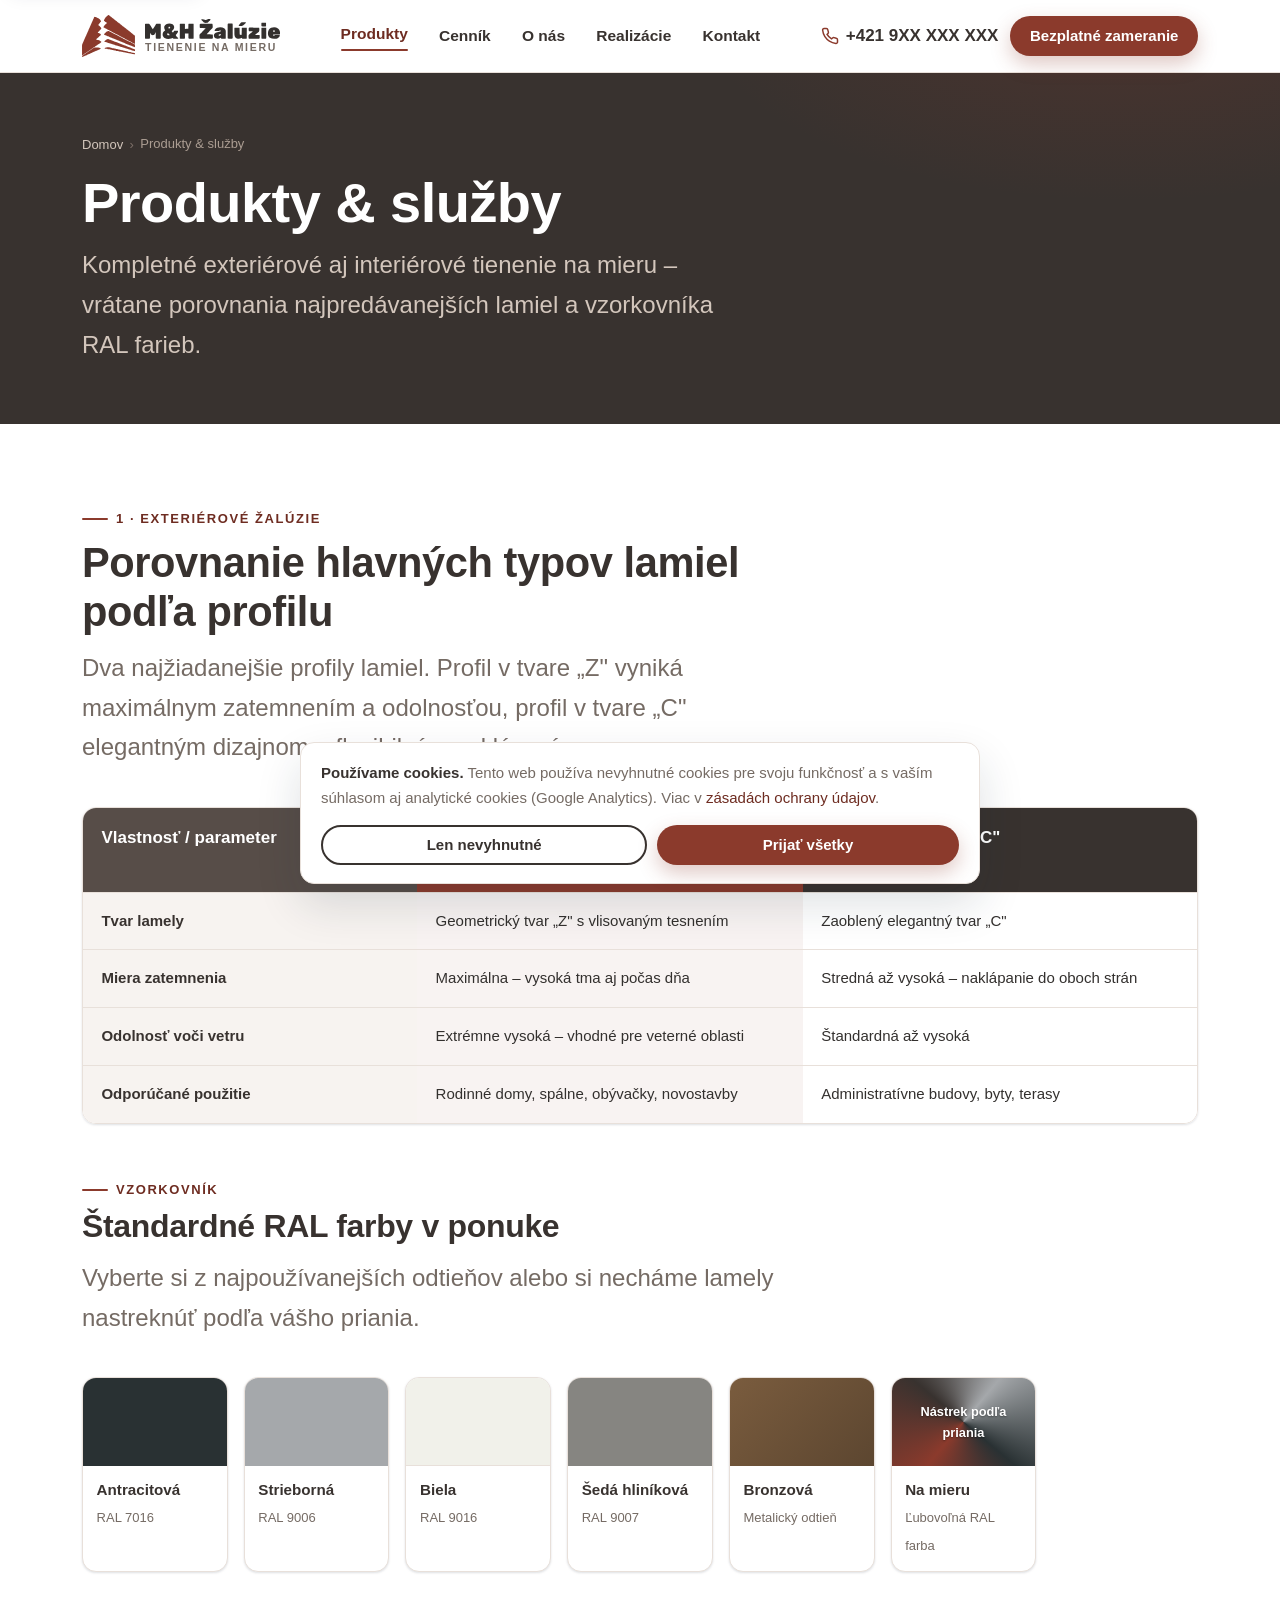
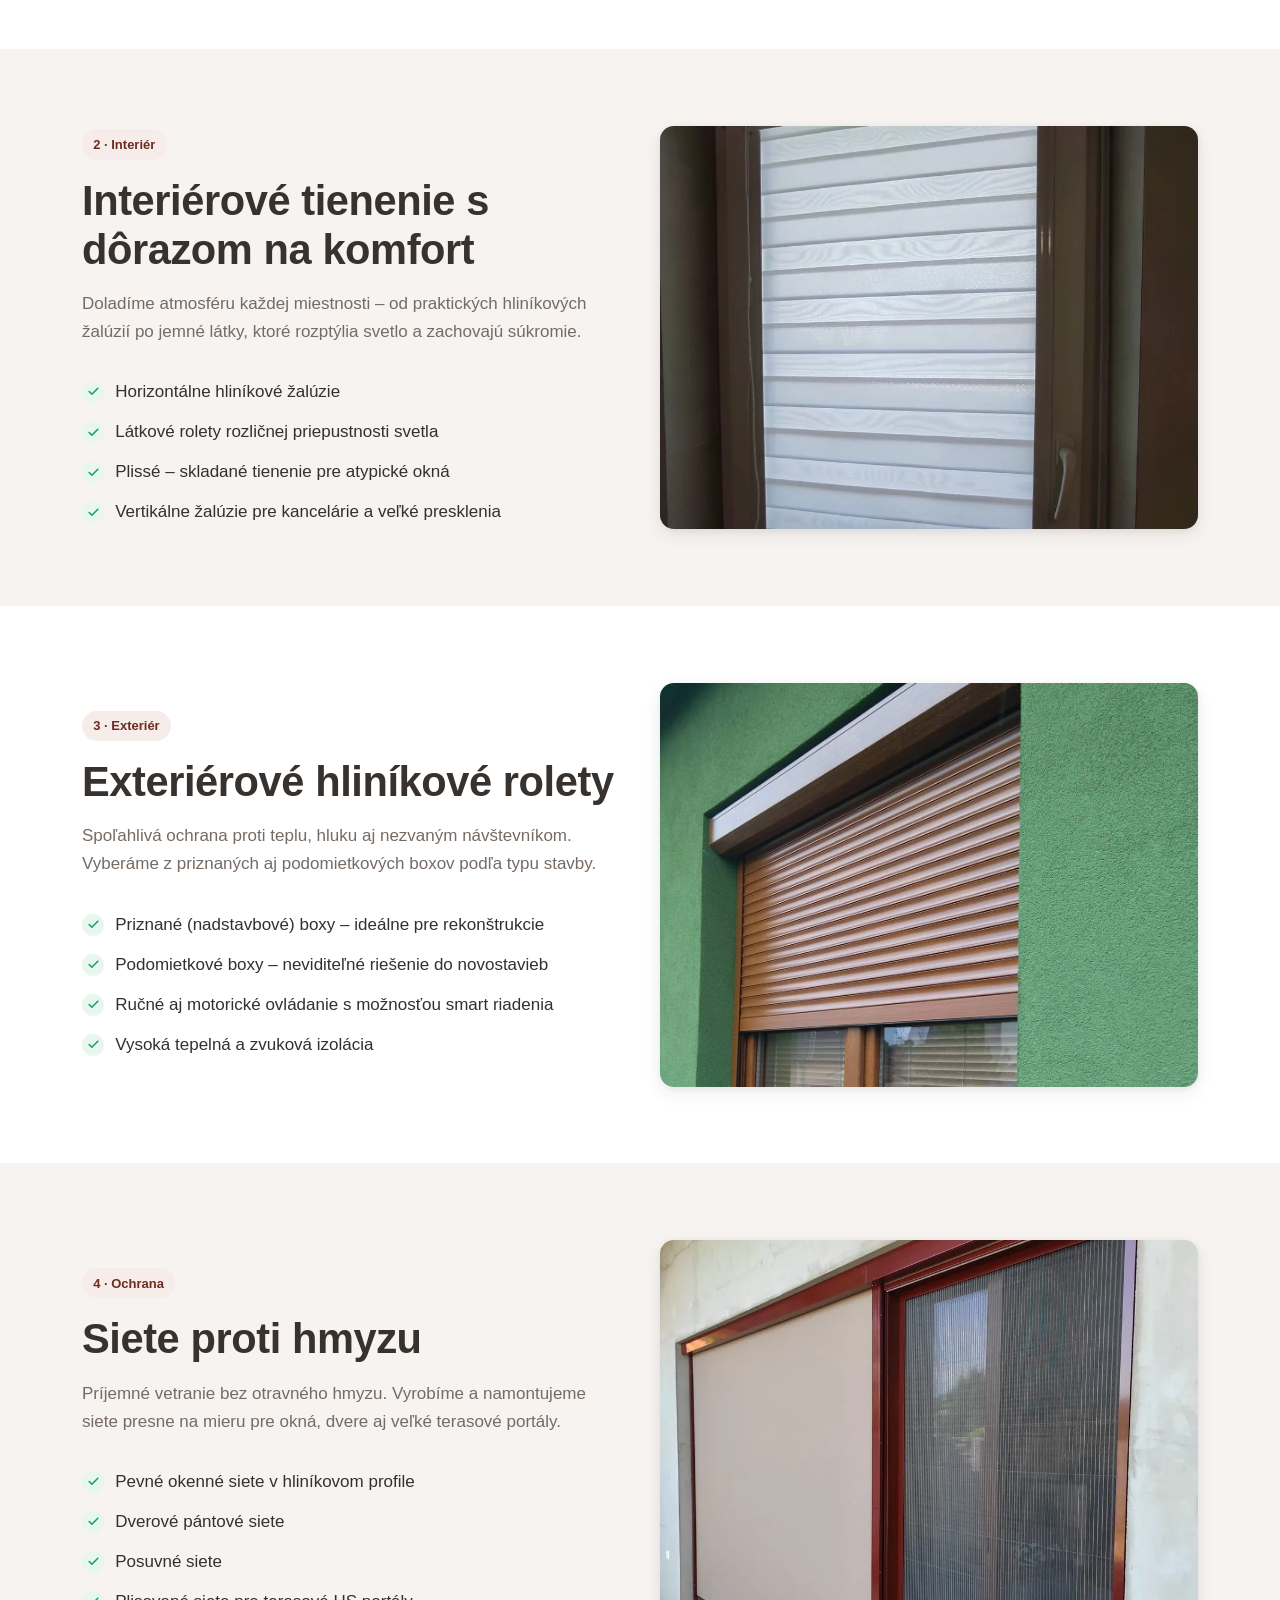
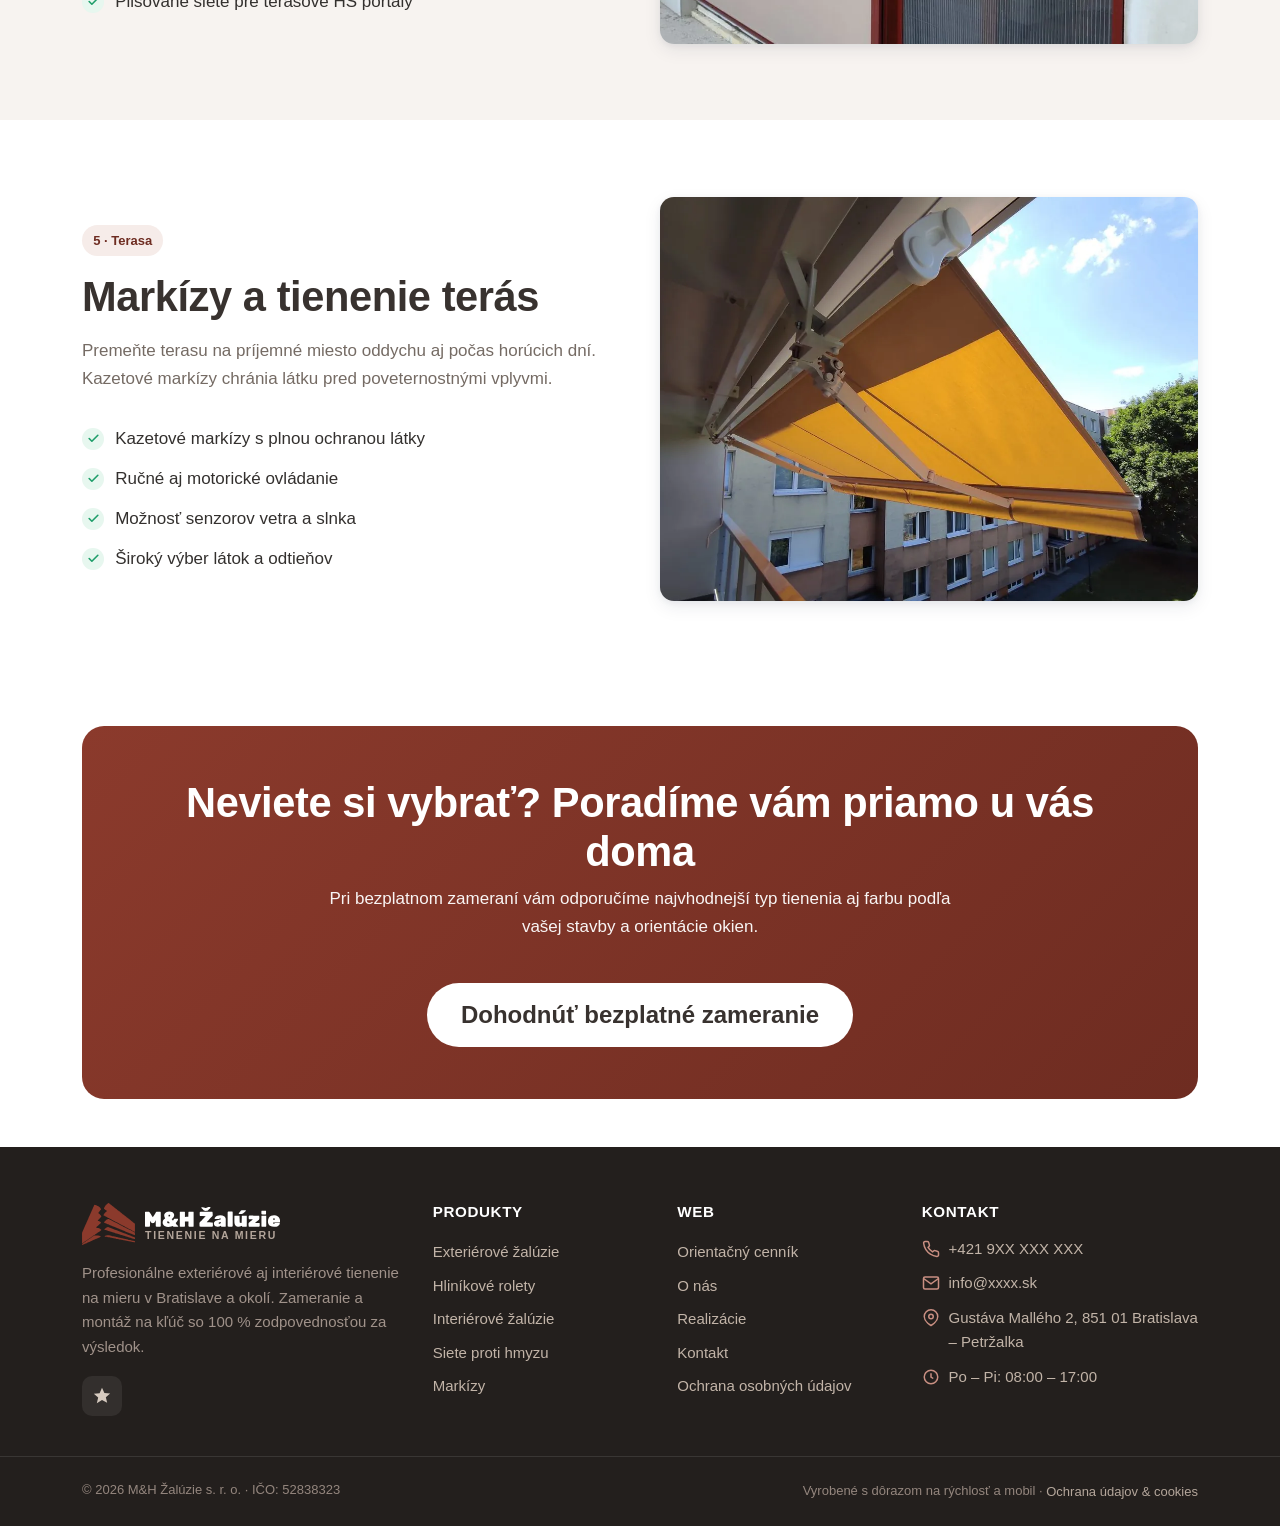
<file: produkty.html>
<!DOCTYPE html>
<html lang="sk">
<head>
  <meta charset="UTF-8">
  <meta name="viewport" content="width=device-width, initial-scale=1">
  <script>document.documentElement.className+=" js";</script>
  <title>Produkty a služby – tienenie na mieru | M&H Žalúzie</title>
  <meta name="description" content="Exteriérové žalúzie, hliníkové rolety, interiérové žalúzie, siete proti hmyzu a markízy na mieru. Porovnanie profilov lamiel, vzorkovník RAL farieb a odporúčané použitie.">
  <link rel="canonical" href="https://mh-zaluzie.sk/produkty.html">
  <meta name="theme-color" content="#38322F">
  <meta property="og:type" content="website">
  <meta property="og:locale" content="sk_SK">
  <meta property="og:title" content="Produkty a služby – tienenie na mieru | M&H Žalúzie">
  <meta property="og:description" content="Exteriérové aj interiérové tienenie, porovnanie profilov lamiel a vzorkovník RAL farieb.">
  <meta property="og:url" content="https://mh-zaluzie.sk/produkty.html">
  <meta property="og:image" content="https://mh-zaluzie.sk/assets/img/og-image.png">
  <meta property="og:image:type" content="image/png">
  <meta property="og:image:width" content="1200">
  <meta property="og:image:height" content="630">
  <meta name="twitter:image" content="https://mh-zaluzie.sk/assets/img/og-image.png">
  <meta name="twitter:card" content="summary_large_image">
  <link rel="icon" href="assets/favicon.svg" type="image/svg+xml">
  <link rel="icon" type="image/png" sizes="32x32" href="assets/favicon-32.png">
  <link rel="apple-touch-icon" href="assets/apple-touch-icon.png">
  <link rel="manifest" href="site.webmanifest">
  <link rel="preload" href="css/styles.css?v=8e014cab" as="style">
  <link rel="stylesheet" href="css/styles.css?v=8e014cab">
</head>
<body>
  <a class="skip-link" href="#obsah">Preskočiť na obsah</a>

  <!-- ======================= HLAVIČKA ======================= -->
  <header class="site-header">
    <div class="container header-inner">
      <a class="brand" href="index.html" aria-label="M&amp;H Žalúzie – domovská stránka"><img class="brand__mark" src="assets/logo-mark.svg" alt="" width="53" height="42"><span class="brand__text"><img class="brand__word" src="assets/logo-word-dark.svg" alt="M&amp;H Žalúzie" width="135" height="20"><span class="brand__tag">Tienenie na mieru</span></span></a>
      <nav class="main-nav" id="main-nav" aria-label="Hlavná navigácia">
        <a href="produkty.html" aria-current="page">Produkty</a>
        <a href="cennik.html">Cenník</a>
        <a href="o-nas.html">O nás</a>
        <a href="realizacie.html">Realizácie</a>
        <a href="kontakt.html">Kontakt</a>
        <a class="btn btn--primary btn--sm header-mobile-cta" href="kontakt.html">Bezplatné zameranie</a>
      </nav>
      <div class="header-actions">
        <a class="header-phone" data-mh-tel href="tel:+421900000000"><svg viewBox="0 0 24 24" fill="none" stroke="currentColor" stroke-width="2"><path d="M22 16.9v3a2 2 0 0 1-2.2 2 19.8 19.8 0 0 1-8.6-3 19.5 19.5 0 0 1-6-6 19.8 19.8 0 0 1-3-8.6A2 2 0 0 1 4.1 2h3a2 2 0 0 1 2 1.7c.1 1 .4 1.9.7 2.8a2 2 0 0 1-.5 2.1L8.1 9.9a16 16 0 0 0 6 6l1.3-1.2a2 2 0 0 1 2.1-.5c.9.3 1.8.6 2.8.7a2 2 0 0 1 1.7 2Z"/></svg><span data-mh="business.phone">+421 9XX XXX XXX</span></a>
        <a class="btn btn--primary btn--sm header-desktop-cta" href="kontakt.html">Bezplatné zameranie</a>
        <button class="nav-toggle" aria-label="Otvoriť menu" aria-controls="main-nav" aria-expanded="false"><svg class="icon-open" viewBox="0 0 24 24" fill="none" stroke="currentColor" stroke-width="2"><line x1="3" y1="6" x2="21" y2="6"/><line x1="3" y1="12" x2="21" y2="12"/><line x1="3" y1="18" x2="21" y2="18"/></svg><svg class="icon-close" viewBox="0 0 24 24" fill="none" stroke="currentColor" stroke-width="2"><line x1="6" y1="6" x2="18" y2="18"/><line x1="6" y1="18" x2="18" y2="6"/></svg></button>
      </div>
    </div>
  </header>

  <main id="obsah" tabindex="-1">
    <!-- Page hero -->
    <section class="page-hero">
      <div class="container">
        <ul class="breadcrumb"><li><a href="index.html">Domov</a></li><li>Produkty &amp; služby</li></ul>
        <h1>Produkty &amp; služby</h1>
        <p>Kompletné exteriérové aj interiérové tienenie na mieru – vrátane porovnania najpredávanejších lamiel a vzorkovníka RAL farieb.</p>
      </div>
    </section>

    <!-- ===== 1. Exteriérové žalúzie + porovnanie ===== -->
    <section class="section" id="exterierove">
      <div class="container">
        <div class="section-head">
          <span class="eyebrow">1 · Exteriérové žalúzie</span>
          <h2>Porovnanie hlavných typov lamiel podľa profilu</h2>
          <p class="lead">Dva najžiadanejšie profily lamiel. Profil v tvare „Z" vyniká maximálnym zatemnením a odolnosťou, profil v tvare „C" elegantným dizajnom a flexibilným naklápaním.</p>
        </div>

        <div class="compare" data-reveal>
          <table>
            <thead>
              <tr>
                <th scope="col">Vlastnosť / parameter</th>
                <th scope="col" class="col-featured">Lamela s profilom „Z" <span class="badge-top">TOP predávanosť</span><span class="tag">Geometrický profil</span></th>
                <th scope="col">Lamela s profilom „C"<span class="tag">Elegantný zaoblený profil</span></th>
              </tr>
            </thead>
            <tbody>
              <tr><th scope="row">Tvar lamely</th><td class="col-featured">Geometrický tvar „Z" s vlisovaným tesnením</td><td>Zaoblený elegantný tvar „C"</td></tr>
              <tr><th scope="row">Miera zatemnenia</th><td class="col-featured">Maximálna – vysoká tma aj počas dňa</td><td>Stredná až vysoká – naklápanie do oboch strán</td></tr>
              <tr><th scope="row">Odolnosť voči vetru</th><td class="col-featured">Extrémne vysoká – vhodné pre veterné oblasti</td><td>Štandardná až vysoká</td></tr>
              <tr><th scope="row">Odporúčané použitie</th><td class="col-featured">Rodinné domy, spálne, obývačky, novostavby</td><td>Administratívne budovy, byty, terasy</td></tr>
            </tbody>
          </table>
        </div>

        <!-- RAL vzorkovník -->
        <div class="section-head" style="margin-top:3rem;">
          <span class="eyebrow">Vzorkovník</span>
          <h2 style="font-size:var(--fs-600)">Štandardné RAL farby v ponuke</h2>
          <p class="lead">Vyberte si z najpoužívanejších odtieňov alebo si necháme lamely nastreknúť podľa vášho priania.</p>
        </div>
        <div class="ral-grid" data-reveal>
          <div class="ral"><div class="ral__swatch" style="background:#293133"></div><div class="ral__meta"><b>Antracitová</b><span>RAL 7016</span></div></div>
          <div class="ral"><div class="ral__swatch" style="background:#a5a8ab"></div><div class="ral__meta"><b>Strieborná</b><span>RAL 9006</span></div></div>
          <div class="ral"><div class="ral__swatch" style="background:#f1f1ea;border-bottom:1px solid var(--c-border)"></div><div class="ral__meta"><b>Biela</b><span>RAL 9016</span></div></div>
          <div class="ral"><div class="ral__swatch" style="background:#868581"></div><div class="ral__meta"><b>Šedá hliníková</b><span>RAL 9007</span></div></div>
          <div class="ral"><div class="ral__swatch" style="background:linear-gradient(135deg,#7a5c3e,#5c4630)"></div><div class="ral__meta"><b>Bronzová</b><span>Metalický odtieň</span></div></div>
          <div class="ral"><div class="ral__swatch" style="background:conic-gradient(from 220deg,#8B3A2C,#38322F,#a5a8ab,#293133,#8B3A2C)"><span class="special" style="color:#fff;text-shadow:0 1px 2px rgba(0,0,0,.4)">Nástrek podľa priania</span></div><div class="ral__meta"><b>Na mieru</b><span>Ľubovoľná RAL farba</span></div></div>
        </div>
      </div>
    </section>

    <!-- ===== 2. Interiérové tienenie ===== -->
    <section class="section section--alt" id="interierove">
      <div class="container">
        <div class="grid grid-2" style="align-items:center;gap:2.5rem;">
          <div data-reveal>
            <span class="pill">2 · Interiér</span>
            <h2 class="mt-1">Interiérové tienenie s dôrazom na komfort</h2>
            <p class="text-muted mt-1">Doladíme atmosféru každej miestnosti – od praktických hliníkových žalúzií po jemné látky, ktoré rozptýlia svetlo a zachovajú súkromie.</p>
            <ul class="check-list mt-2">
              <li>Horizontálne hliníkové žalúzie</li>
              <li>Látkové rolety rozličnej priepustnosti svetla</li>
              <li>Plissé – skladané tienenie pre atypické okná</li>
              <li>Vertikálne žalúzie pre kancelárie a veľké presklenia</li>
            </ul>
          </div>
          <div data-reveal data-reveal-delay="1"><picture><source srcset="assets/img/interierove-zaluzie-2.webp" type="image/webp"><img decoding="async" src="assets/img/interierove-zaluzie-2.jpg" onerror="this.onerror=null;this.src='assets/img/product-interier.svg'" alt="Látková roleta deň a noc – realizácia M&amp;H Žalúzie" loading="lazy" width="800" height="600" style="width:100%;aspect-ratio:4/3;object-fit:cover;border-radius:var(--radius);box-shadow:var(--shadow)"></picture></div>
        </div>
      </div>
    </section>

    <!-- ===== 3. Hliníkové rolety ===== -->
    <section class="section" id="rolety">
      <div class="container">
        <div class="grid grid-2" style="align-items:center;gap:2.5rem;">
          <div data-reveal data-reveal-delay="1" style="order:2;"><picture><source srcset="assets/img/realizacia-roleta-dub.webp" type="image/webp"><img decoding="async" src="assets/img/realizacia-roleta-dub.jpg" onerror="this.onerror=null;this.src='assets/img/product-rolety.svg'" alt="Exteriérová hliníková roleta v odtieni zlatý dub" loading="lazy" width="800" height="600" style="width:100%;aspect-ratio:4/3;object-fit:cover;border-radius:var(--radius);box-shadow:var(--shadow)"></picture></div>
          <div data-reveal style="order:1;">
            <span class="pill">3 · Exteriér</span>
            <h2 class="mt-1">Exteriérové hliníkové rolety</h2>
            <p class="text-muted mt-1">Spoľahlivá ochrana proti teplu, hluku aj nezvaným návštevníkom. Vyberáme z priznaných aj podomietkových boxov podľa typu stavby.</p>
            <ul class="check-list mt-2">
              <li>Priznané (nadstavbové) boxy – ideálne pre rekonštrukcie</li>
              <li>Podomietkové boxy – neviditeľné riešenie do novostavieb</li>
              <li>Ručné aj motorické ovládanie s možnosťou smart riadenia</li>
              <li>Vysoká tepelná a zvuková izolácia</li>
            </ul>
          </div>
        </div>
      </div>
    </section>

    <!-- ===== 4. Siete proti hmyzu ===== -->
    <section class="section section--alt" id="siete">
      <div class="container">
        <div class="grid grid-2" style="align-items:center;gap:2.5rem;">
          <div data-reveal>
            <span class="pill">4 · Ochrana</span>
            <h2 class="mt-1">Siete proti hmyzu</h2>
            <p class="text-muted mt-1">Príjemné vetranie bez otravného hmyzu. Vyrobíme a namontujeme siete presne na mieru pre okná, dvere aj veľké terasové portály.</p>
            <ul class="check-list mt-2">
              <li>Pevné okenné siete v hliníkovom profile</li>
              <li>Dverové pántové siete</li>
              <li>Posuvné siete</li>
              <li>Plisované siete pre terasové HS portály</li>
            </ul>
          </div>
          <div data-reveal data-reveal-delay="1"><picture><source srcset="assets/img/realizacia-siet-proti-hmyzu.webp" type="image/webp"><img decoding="async" src="assets/img/realizacia-siet-proti-hmyzu.jpg" onerror="this.onerror=null;this.src='assets/img/product-siete.svg'" alt="Sieť proti hmyzu na balkónových dverách" loading="lazy" width="800" height="600" style="width:100%;aspect-ratio:4/3;object-fit:cover;border-radius:var(--radius);box-shadow:var(--shadow)"></picture></div>
        </div>
      </div>
    </section>

    <!-- ===== 5. Markízy ===== -->
    <section class="section" id="markizy">
      <div class="container">
        <div class="grid grid-2" style="align-items:center;gap:2.5rem;">
          <div data-reveal data-reveal-delay="1" style="order:2;"><picture><source srcset="assets/img/realizacia-markiza.webp" type="image/webp"><img decoding="async" src="assets/img/realizacia-markiza.jpg" onerror="this.onerror=null;this.src='assets/img/product-markizy.svg'" alt="Balkónová markíza s pruhovaným poťahom" loading="lazy" width="800" height="600" style="width:100%;aspect-ratio:4/3;object-fit:cover;border-radius:var(--radius);box-shadow:var(--shadow)"></picture></div>
          <div data-reveal style="order:1;">
            <span class="pill">5 · Terasa</span>
            <h2 class="mt-1">Markízy a tienenie terás</h2>
            <p class="text-muted mt-1">Premeňte terasu na príjemné miesto oddychu aj počas horúcich dní. Kazetové markízy chránia látku pred poveternostnými vplyvmi.</p>
            <ul class="check-list mt-2">
              <li>Kazetové markízy s plnou ochranou látky</li>
              <li>Ručné aj motorické ovládanie</li>
              <li>Možnosť senzorov vetra a slnka</li>
              <li>Široký výber látok a odtieňov</li>
            </ul>
          </div>
        </div>
      </div>
    </section>

    <!-- CTA -->
    <section class="section section--tight">
      <div class="container">
        <div class="cta-band" data-reveal>
          <h2>Neviete si vybrať? Poradíme vám priamo u vás doma</h2>
          <p>Pri bezplatnom zameraní vám odporučíme najvhodnejší typ tienenia aj farbu podľa vašej stavby a orientácie okien.</p>
          <a class="btn btn--light btn--lg" href="kontakt.html">Dohodnúť bezplatné zameranie</a>
        </div>
      </div>
    </section>
  </main>

  <!-- ======================= PÄTIČKA ======================= -->
  <footer class="site-footer">
    <div class="container">
      <div class="footer-grid">
        <div class="footer-about">
          <a class="brand" href="index.html" aria-label="M&amp;H Žalúzie – domovská stránka"><img class="brand__mark" src="assets/logo-mark.svg" alt="" width="53" height="42"><span class="brand__text"><img class="brand__word" src="assets/logo-word-light.svg" alt="M&amp;H Žalúzie" width="135" height="20"><span class="brand__tag">Tienenie na mieru</span></span></a>
          <p>Profesionálne exteriérové aj interiérové tienenie na mieru v Bratislave a okolí. Zameranie a montáž na kľúč so 100 % zodpovednosťou za výsledok.</p>
          <div class="footer-social" data-mh-social></div>
        </div>
        <div><h4>Produkty</h4><ul class="footer-links"><li><a href="produkty.html#exterierove">Exteriérové žalúzie</a></li><li><a href="produkty.html#rolety">Hliníkové rolety</a></li><li><a href="produkty.html#interierove">Interiérové žalúzie</a></li><li><a href="produkty.html#siete">Siete proti hmyzu</a></li><li><a href="produkty.html#markizy">Markízy</a></li></ul></div>
        <div><h4>Web</h4><ul class="footer-links"><li><a href="cennik.html">Orientačný cenník</a></li><li><a href="o-nas.html">O nás</a></li><li><a href="realizacie.html">Realizácie</a></li><li><a href="kontakt.html">Kontakt</a></li><li><a href="ochrana-osobnych-udajov.html">Ochrana osobných údajov</a></li></ul></div>
        <div><h4>Kontakt</h4><div class="footer-contact">
          <div><svg viewBox="0 0 24 24" fill="none" stroke="currentColor" stroke-width="2"><path d="M22 16.9v3a2 2 0 0 1-2.2 2 19.8 19.8 0 0 1-8.6-3 19.5 19.5 0 0 1-6-6 19.8 19.8 0 0 1-3-8.6A2 2 0 0 1 4.1 2h3a2 2 0 0 1 2 1.7c.1 1 .4 1.9.7 2.8a2 2 0 0 1-.5 2.1L8.1 9.9a16 16 0 0 0 6 6l1.3-1.2a2 2 0 0 1 2.1-.5c.9.3 1.8.6 2.8.7a2 2 0 0 1 1.7 2Z"/></svg><a data-mh-tel href="tel:+421900000000"><span data-mh="business.phone">+421 9XX XXX XXX</span></a></div>
          <div><svg viewBox="0 0 24 24" fill="none" stroke="currentColor" stroke-width="2"><rect x="2" y="4" width="20" height="16" rx="2"/><path d="m2 6 10 7 10-7"/></svg><a data-mh-mail href="mailto:info@mh-zaluzie.sk"><span data-mh="business.email">info@mh-zaluzie.sk</span></a></div>
          <div><svg viewBox="0 0 24 24" fill="none" stroke="currentColor" stroke-width="2"><path d="M21 10c0 7-9 12-9 12s-9-5-9-12a9 9 0 0 1 18 0Z"/><circle cx="12" cy="10" r="3"/></svg><span data-mh="business.showroom.full">Gustáva Mallého 2, 851 01 Bratislava – Petržalka</span></div>
          <div><svg viewBox="0 0 24 24" fill="none" stroke="currentColor" stroke-width="2"><circle cx="12" cy="12" r="9"/><path d="M12 7v5l3 2"/></svg><span data-mh="business.hoursShort">Po – Pi: 08:00 – 17:00</span></div>
        </div></div>
      </div>
    </div>
    <div class="footer-bottom"><div class="container"><span>© <span data-mh-year>2026</span> <span data-mh="business.name">M&amp;H Žalúzie s. r. o.</span> · IČO: <span data-mh="business.ico">52838323</span></span><span>Vyrobené s dôrazom na rýchlosť a mobil · <a href="ochrana-osobnych-udajov.html">Ochrana údajov &amp; cookies</a></span></div></div>
  </footer>

  <div class="mobile-cta">
    <a class="btn btn--secondary" data-mh-tel href="tel:+421900000000"><svg viewBox="0 0 24 24" width="18" height="18" fill="none" stroke="currentColor" stroke-width="2"><path d="M22 16.9v3a2 2 0 0 1-2.2 2 19.8 19.8 0 0 1-8.6-3 19.5 19.5 0 0 1-6-6 19.8 19.8 0 0 1-3-8.6A2 2 0 0 1 4.1 2h3a2 2 0 0 1 2 1.7c.1 1 .4 1.9.7 2.8a2 2 0 0 1-.5 2.1L8.1 9.9a16 16 0 0 0 6 6l1.3-1.2a2 2 0 0 1 2.1-.5c.9.3 1.8.6 2.8.7a2 2 0 0 1 1.7 2Z"/></svg> Zavolať</a>
    <a class="btn btn--primary" href="kontakt.html">Bezplatné zameranie</a>
  </div>

  <div class="cookie-bar" id="cookie-bar" role="dialog" aria-live="polite" aria-label="Súhlas s cookies">
    <p><strong>Používame cookies.</strong> Tento web používa nevyhnutné cookies pre svoju funkčnosť a s vaším súhlasom aj analytické cookies (Google Analytics). Viac v <a href="ochrana-osobnych-udajov.html">zásadách ochrany údajov</a>.</p>
    <div class="cookie-bar__actions"><button class="btn btn--secondary btn--sm" data-cookie-decline>Len nevyhnutné</button><button class="btn btn--primary btn--sm" data-cookie-accept>Prijať všetky</button></div>
  </div>

  <script src="js/config.js?v=8e014cab"></script>
  <script src="js/main.js?v=8e014cab"></script>
</body>
</html>
</file>
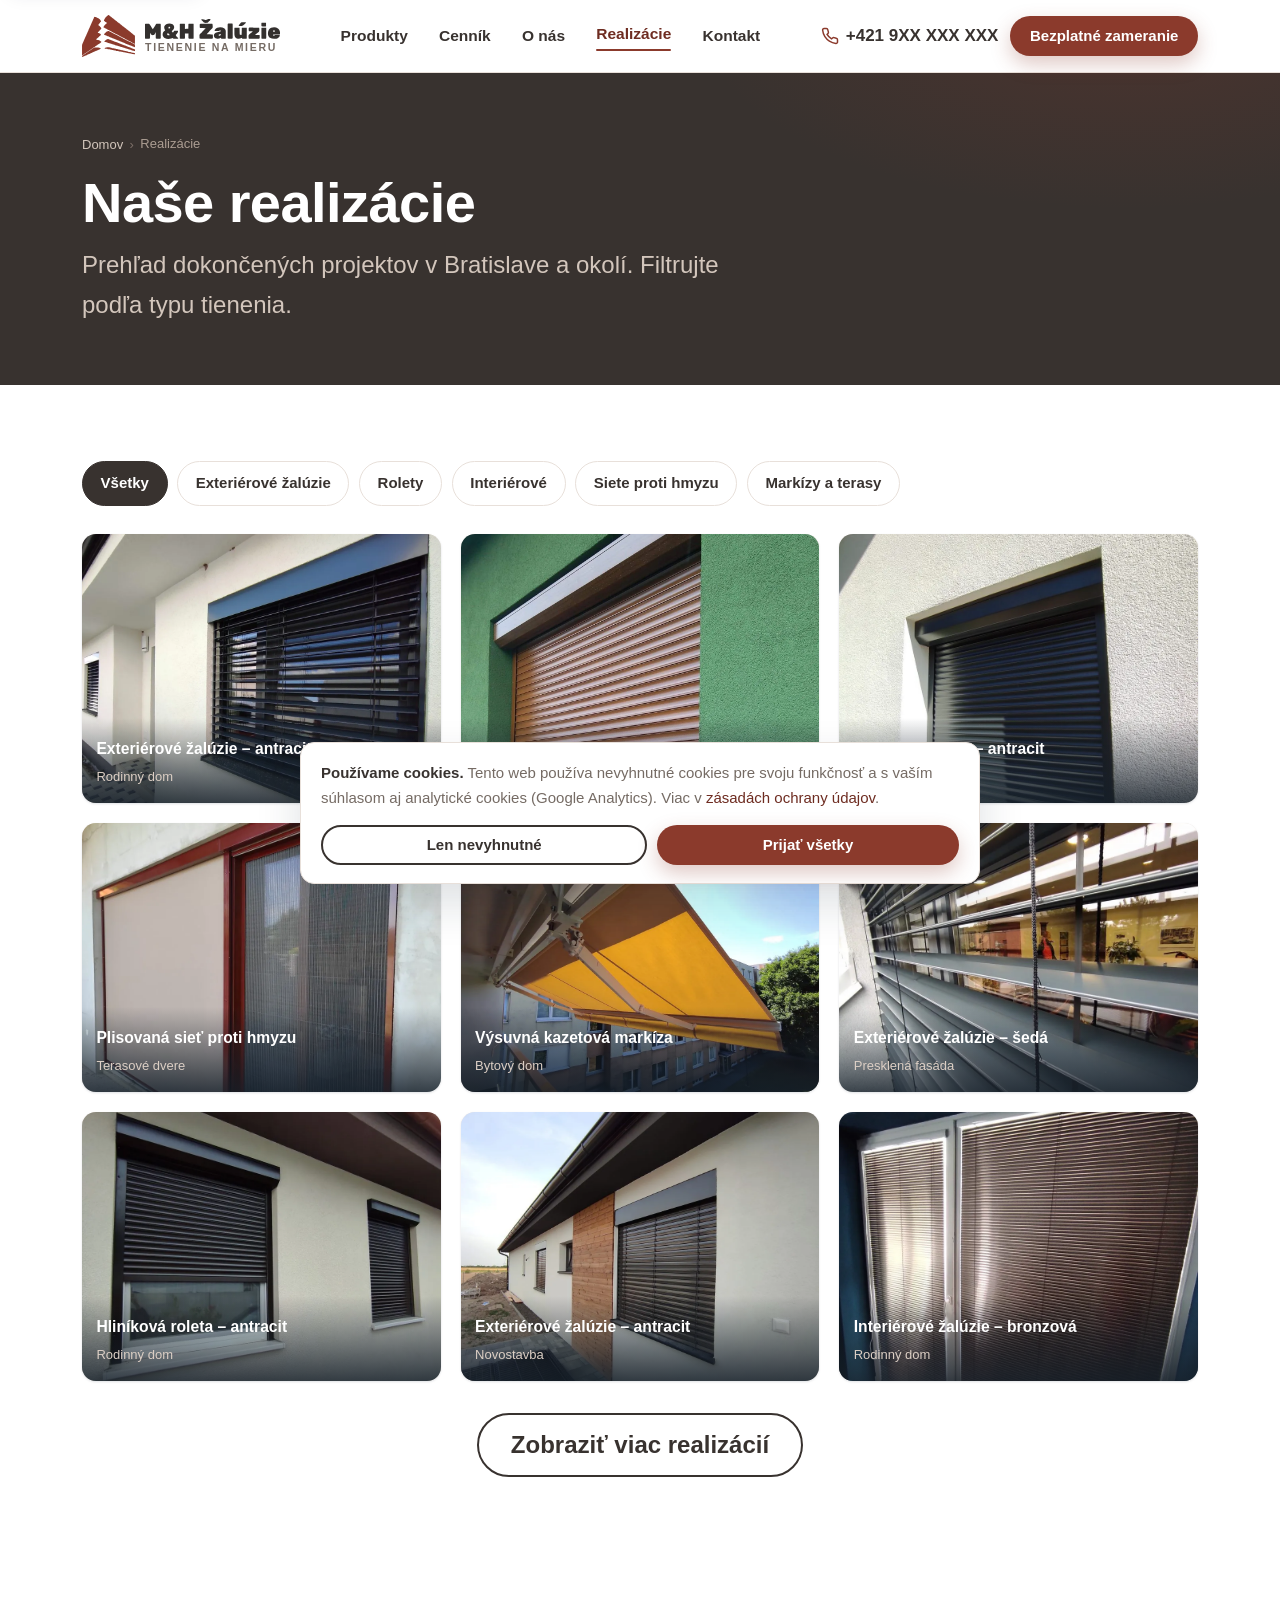
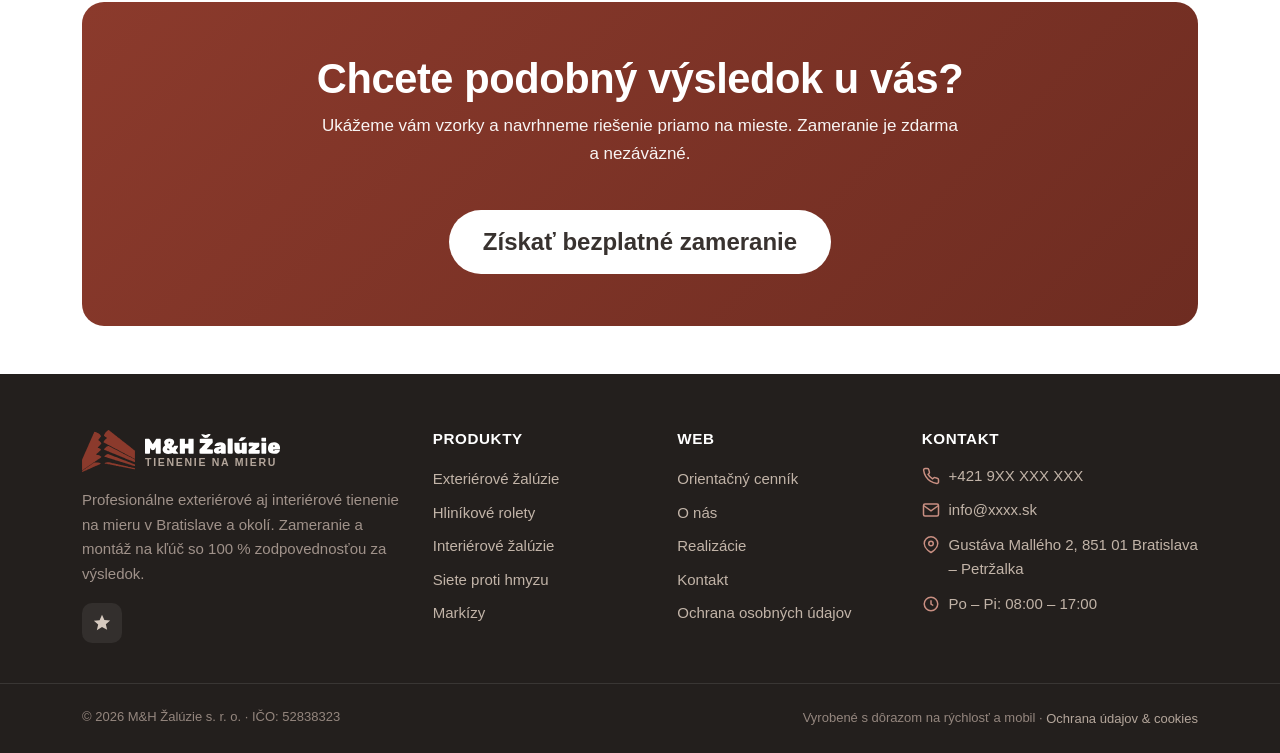
<file: realizacie.html>
<!DOCTYPE html>
<html lang="sk">
<head>
  <meta charset="UTF-8">
  <meta name="viewport" content="width=device-width, initial-scale=1">
  <script>document.documentElement.className+=" js";</script>
  <title>Realizácie – galéria montáží žalúzií | M&H Žalúzie Bratislava</title>
  <meta name="description" content="Pozrite si galériu dokončených realizácií M&H Žalúzie – exteriérové aj interiérové žalúzie, rolety, siete proti hmyzu a markízy v Bratislave a okolí.">
  <link rel="canonical" href="https://mh-zaluzie.sk/realizacie.html">
  <meta name="theme-color" content="#38322F">
  <meta property="og:type" content="website">
  <meta property="og:locale" content="sk_SK">
  <meta property="og:title" content="Realizácie – galéria montáží | M&H Žalúzie">
  <meta property="og:description" content="Galéria dokončených projektov s filtrami podľa typu tienenia.">
  <meta property="og:url" content="https://mh-zaluzie.sk/realizacie.html">
  <meta property="og:image" content="https://mh-zaluzie.sk/assets/img/og-image.png">
  <meta property="og:image:type" content="image/png">
  <meta property="og:image:width" content="1200">
  <meta property="og:image:height" content="630">
  <meta name="twitter:image" content="https://mh-zaluzie.sk/assets/img/og-image.png">
  <meta name="twitter:card" content="summary_large_image">
  <link rel="icon" href="assets/favicon.svg" type="image/svg+xml">
  <link rel="icon" type="image/png" sizes="32x32" href="assets/favicon-32.png">
  <link rel="apple-touch-icon" href="assets/apple-touch-icon.png">
  <link rel="manifest" href="site.webmanifest">
  <link rel="preload" href="css/styles.css?v=8e014cab" as="style">
  <link rel="stylesheet" href="css/styles.css?v=8e014cab">
</head>
<body>
  <a class="skip-link" href="#obsah">Preskočiť na obsah</a>

  <header class="site-header">
    <div class="container header-inner">
      <a class="brand" href="index.html" aria-label="M&amp;H Žalúzie – domovská stránka"><img class="brand__mark" src="assets/logo-mark.svg" alt="" width="53" height="42"><span class="brand__text"><img class="brand__word" src="assets/logo-word-dark.svg" alt="M&amp;H Žalúzie" width="135" height="20"><span class="brand__tag">Tienenie na mieru</span></span></a>
      <nav class="main-nav" id="main-nav" aria-label="Hlavná navigácia">
        <a href="produkty.html">Produkty</a>
        <a href="cennik.html">Cenník</a>
        <a href="o-nas.html">O nás</a>
        <a href="realizacie.html" aria-current="page">Realizácie</a>
        <a href="kontakt.html">Kontakt</a>
        <a class="btn btn--primary btn--sm header-mobile-cta" href="kontakt.html">Bezplatné zameranie</a>
      </nav>
      <div class="header-actions">
        <a class="header-phone" data-mh-tel href="tel:+421900000000"><svg viewBox="0 0 24 24" fill="none" stroke="currentColor" stroke-width="2"><path d="M22 16.9v3a2 2 0 0 1-2.2 2 19.8 19.8 0 0 1-8.6-3 19.5 19.5 0 0 1-6-6 19.8 19.8 0 0 1-3-8.6A2 2 0 0 1 4.1 2h3a2 2 0 0 1 2 1.7c.1 1 .4 1.9.7 2.8a2 2 0 0 1-.5 2.1L8.1 9.9a16 16 0 0 0 6 6l1.3-1.2a2 2 0 0 1 2.1-.5c.9.3 1.8.6 2.8.7a2 2 0 0 1 1.7 2Z"/></svg><span data-mh="business.phone">+421 9XX XXX XXX</span></a>
        <a class="btn btn--primary btn--sm header-desktop-cta" href="kontakt.html">Bezplatné zameranie</a>
        <button class="nav-toggle" aria-label="Otvoriť menu" aria-controls="main-nav" aria-expanded="false"><svg class="icon-open" viewBox="0 0 24 24" fill="none" stroke="currentColor" stroke-width="2"><line x1="3" y1="6" x2="21" y2="6"/><line x1="3" y1="12" x2="21" y2="12"/><line x1="3" y1="18" x2="21" y2="18"/></svg><svg class="icon-close" viewBox="0 0 24 24" fill="none" stroke="currentColor" stroke-width="2"><line x1="6" y1="6" x2="18" y2="18"/><line x1="6" y1="18" x2="18" y2="6"/></svg></button>
      </div>
    </div>
  </header>

  <main id="obsah" tabindex="-1">
    <section class="page-hero">
      <div class="container">
        <ul class="breadcrumb"><li><a href="index.html">Domov</a></li><li>Realizácie</li></ul>
        <h1>Naše realizácie</h1>
        <p>Prehľad dokončených projektov v Bratislave a okolí. Filtrujte podľa typu tienenia.</p>
      </div>
    </section>

    <section class="section">
      <div class="container">
                <div class="filters" data-gallery-filters role="group" aria-label="Filter realizácií">
          <button class="filter-btn is-active" data-filter="all" aria-pressed="true">Všetky</button>
          <button class="filter-btn" data-filter="exterier" aria-pressed="false">Exteriérové žalúzie</button>
          <button class="filter-btn" data-filter="rolety" aria-pressed="false">Rolety</button>
          <button class="filter-btn" data-filter="interier" aria-pressed="false">Interiérové</button>
          <button class="filter-btn" data-filter="siete" aria-pressed="false">Siete proti hmyzu</button>
          <button class="filter-btn" data-filter="markizy" aria-pressed="false">Markízy a terasy</button>
        </div>

        <div class="gallery" data-gallery>
          <figure class="tile" data-category="exterier"><picture><source srcset="assets/img/realizacia-exterierove-zaluzie.webp" type="image/webp"><img decoding="async" loading="lazy" width="800" height="600" src="assets/img/realizacia-exterierove-zaluzie.jpg" alt="Exteriérové žalúzie – antracit – realizácia M&amp;H Žalúzie"></picture><figcaption class="tile__cap"><b>Exteriérové žalúzie – antracit</b><span>Rodinný dom</span></figcaption></figure>
          <figure class="tile" data-category="rolety"><picture><source srcset="assets/img/realizacia-roleta-dub.webp" type="image/webp"><img decoding="async" loading="lazy" width="800" height="600" src="assets/img/realizacia-roleta-dub.jpg" alt="Hliníková roleta – zlatý dub – realizácia M&amp;H Žalúzie"></picture><figcaption class="tile__cap"><b>Hliníková roleta – zlatý dub</b><span>Rodinný dom</span></figcaption></figure>
          <figure class="tile" data-category="rolety"><picture><source srcset="assets/img/realizacia-roleta-antracit.webp" type="image/webp"><img decoding="async" loading="lazy" width="800" height="600" src="assets/img/realizacia-roleta-antracit.jpg" alt="Hliníková roleta – antracit – realizácia M&amp;H Žalúzie"></picture><figcaption class="tile__cap"><b>Hliníková roleta – antracit</b><span>Rodinný dom</span></figcaption></figure>
          <figure class="tile" data-category="siete"><picture><source srcset="assets/img/realizacia-siet-proti-hmyzu.webp" type="image/webp"><img decoding="async" loading="lazy" width="800" height="600" src="assets/img/realizacia-siet-proti-hmyzu.jpg" alt="Plisovaná sieť proti hmyzu – realizácia M&amp;H Žalúzie"></picture><figcaption class="tile__cap"><b>Plisovaná sieť proti hmyzu</b><span>Terasové dvere</span></figcaption></figure>
          <figure class="tile" data-category="markizy"><picture><source srcset="assets/img/realizacia-markiza.webp" type="image/webp"><img decoding="async" loading="lazy" width="800" height="600" src="assets/img/realizacia-markiza.jpg" alt="Výsuvná kazetová markíza – realizácia M&amp;H Žalúzie"></picture><figcaption class="tile__cap"><b>Výsuvná kazetová markíza</b><span>Bytový dom</span></figcaption></figure>
          <figure class="tile" data-category="exterier"><picture><source srcset="assets/img/exterierove-zaluzie-2.webp" type="image/webp"><img decoding="async" loading="lazy" width="800" height="600" src="assets/img/exterierove-zaluzie-2.jpg" alt="Exteriérové žalúzie – šedá – realizácia M&amp;H Žalúzie"></picture><figcaption class="tile__cap"><b>Exteriérové žalúzie – šedá</b><span>Presklená fasáda</span></figcaption></figure>
          <figure class="tile" data-category="rolety"><picture><source srcset="assets/img/roleta-antracit-4.webp" type="image/webp"><img decoding="async" loading="lazy" width="800" height="600" src="assets/img/roleta-antracit-4.jpg" alt="Hliníková roleta – antracit – realizácia M&amp;H Žalúzie"></picture><figcaption class="tile__cap"><b>Hliníková roleta – antracit</b><span>Rodinný dom</span></figcaption></figure>
          <figure class="tile" data-category="exterier"><picture><source srcset="assets/img/exterierove-zaluzie-4.webp" type="image/webp"><img decoding="async" loading="lazy" width="800" height="600" src="assets/img/exterierove-zaluzie-4.jpg" alt="Exteriérové žalúzie – antracit – realizácia M&amp;H Žalúzie"></picture><figcaption class="tile__cap"><b>Exteriérové žalúzie – antracit</b><span>Novostavba</span></figcaption></figure>
          <figure class="tile" data-category="interier"><picture><source srcset="assets/img/interierove-zaluzie-6.webp" type="image/webp"><img decoding="async" loading="lazy" width="800" height="600" src="assets/img/interierove-zaluzie-6.jpg" alt="Interiérové žalúzie – bronzová – realizácia M&amp;H Žalúzie"></picture><figcaption class="tile__cap"><b>Interiérové žalúzie – bronzová</b><span>Rodinný dom</span></figcaption></figure>
          <figure class="tile" data-category="exterier"><picture><source srcset="assets/img/exterierove-zaluzie-6.webp" type="image/webp"><img decoding="async" loading="lazy" width="800" height="600" src="assets/img/exterierove-zaluzie-6.jpg" alt="Exteriérové žalúzie s motorom – realizácia M&amp;H Žalúzie"></picture><figcaption class="tile__cap"><b>Exteriérové žalúzie s motorom</b><span>Rodinný dom</span></figcaption></figure>
          <figure class="tile" data-category="exterier"><picture><source srcset="assets/img/exterierove-zaluzie-7.webp" type="image/webp"><img decoding="async" loading="lazy" width="800" height="600" src="assets/img/exterierove-zaluzie-7.jpg" alt="Exteriérové žalúzie – realizácia M&amp;H Žalúzie"></picture><figcaption class="tile__cap"><b>Exteriérové žalúzie</b><span>Novostavba</span></figcaption></figure>
          <figure class="tile" data-category="exterier"><picture><source srcset="assets/img/exterierove-zaluzie-8.webp" type="image/webp"><img decoding="async" loading="lazy" width="800" height="600" src="assets/img/exterierove-zaluzie-8.jpg" alt="Exteriérové žalúzie – strieborná – realizácia M&amp;H Žalúzie"></picture><figcaption class="tile__cap"><b>Exteriérové žalúzie – strieborná</b><span>Rodinný dom</span></figcaption></figure>
          <figure class="tile" data-category="exterier"><picture><source srcset="assets/img/exterierove-zaluzie-9.webp" type="image/webp"><img decoding="async" loading="lazy" width="800" height="600" src="assets/img/exterierove-zaluzie-9.jpg" alt="Exteriérové žalúzie – antracit – realizácia M&amp;H Žalúzie"></picture><figcaption class="tile__cap"><b>Exteriérové žalúzie – antracit</b><span>Rodinný dom</span></figcaption></figure>
          <figure class="tile" data-category="exterier"><picture><source srcset="assets/img/exterierove-zaluzie-10.webp" type="image/webp"><img decoding="async" loading="lazy" width="800" height="600" src="assets/img/exterierove-zaluzie-10.jpg" alt="Exteriérové žalúzie na veľký otvor – realizácia M&amp;H Žalúzie"></picture><figcaption class="tile__cap"><b>Exteriérové žalúzie na veľký otvor</b><span>Rodinný dom</span></figcaption></figure>
          <figure class="tile" data-category="exterier"><picture><source srcset="assets/img/exterierove-zaluzie-11.webp" type="image/webp"><img decoding="async" loading="lazy" width="800" height="600" src="assets/img/exterierove-zaluzie-11.jpg" alt="Exteriérové žalúzie – antracit – realizácia M&amp;H Žalúzie"></picture><figcaption class="tile__cap"><b>Exteriérové žalúzie – antracit</b><span>Tehlová fasáda</span></figcaption></figure>
          <figure class="tile" data-category="exterier"><picture><source srcset="assets/img/exterierove-zaluzie-12.webp" type="image/webp"><img decoding="async" loading="lazy" width="800" height="600" src="assets/img/exterierove-zaluzie-12.jpg" alt="Exteriérové žalúzie – detail – realizácia M&amp;H Žalúzie"></picture><figcaption class="tile__cap"><b>Exteriérové žalúzie – detail</b><span>Rodinný dom</span></figcaption></figure>
          <figure class="tile" data-category="markizy"><picture><source srcset="assets/img/tienenie-teras-6.webp" type="image/webp"><img decoding="async" loading="lazy" width="800" height="600" src="assets/img/tienenie-teras-6.jpg" alt="Screenová roleta na zimnú záhradu – realizácia M&amp;H Žalúzie"></picture><figcaption class="tile__cap"><b>Screenová roleta na zimnú záhradu</b><span>Rodinný dom</span></figcaption></figure>
          <figure class="tile" data-category="rolety"><picture><source srcset="assets/img/roleta-antracit-2.webp" type="image/webp"><img decoding="async" loading="lazy" width="800" height="600" src="assets/img/roleta-antracit-2.jpg" alt="Hliníková roleta – antracit – realizácia M&amp;H Žalúzie"></picture><figcaption class="tile__cap"><b>Hliníková roleta – antracit</b><span>Tehlová fasáda</span></figcaption></figure>
          <figure class="tile" data-category="rolety"><picture><source srcset="assets/img/roleta-antracit-3.webp" type="image/webp"><img decoding="async" loading="lazy" width="800" height="600" src="assets/img/roleta-antracit-3.jpg" alt="Hliníková roleta – antracit – realizácia M&amp;H Žalúzie"></picture><figcaption class="tile__cap"><b>Hliníková roleta – antracit</b><span>Rodinný dom</span></figcaption></figure>
          <figure class="tile" data-category="exterier"><picture><source srcset="assets/img/exterierove-zaluzie-13.webp" type="image/webp"><img decoding="async" loading="lazy" width="800" height="600" src="assets/img/exterierove-zaluzie-13.jpg" alt="Exteriérové žalúzie – pohľad z interiéru – realizácia M&amp;H Žalúzie"></picture><figcaption class="tile__cap"><b>Exteriérové žalúzie – pohľad z interiéru</b><span>Byt</span></figcaption></figure>
          <figure class="tile" data-category="interier"><picture><source srcset="assets/img/interierove-zaluzie-2.webp" type="image/webp"><img decoding="async" loading="lazy" width="800" height="600" src="assets/img/interierove-zaluzie-2.jpg" alt="Látková roleta deň a noc – realizácia M&amp;H Žalúzie"></picture><figcaption class="tile__cap"><b>Látková roleta deň a noc</b><span>Rodinný dom</span></figcaption></figure>
          <figure class="tile" data-category="interier"><picture><source srcset="assets/img/interierove-zaluzie-3.webp" type="image/webp"><img decoding="async" loading="lazy" width="800" height="600" src="assets/img/interierove-zaluzie-3.jpg" alt="Interiérové žalúzie a sieť proti hmyzu – realizácia M&amp;H Žalúzie"></picture><figcaption class="tile__cap"><b>Interiérové žalúzie a sieť proti hmyzu</b><span>Loggia</span></figcaption></figure>
          <figure class="tile" data-category="exterier"><picture><source srcset="assets/img/exterierove-zaluzie-14.webp" type="image/webp"><img decoding="async" loading="lazy" width="800" height="600" src="assets/img/exterierove-zaluzie-14.jpg" alt="Exteriérové žalúzie – pohľad z interiéru – realizácia M&amp;H Žalúzie"></picture><figcaption class="tile__cap"><b>Exteriérové žalúzie – pohľad z interiéru</b><span>Obývacia izba</span></figcaption></figure>
          <figure class="tile" data-category="interier"><picture><source srcset="assets/img/interierove-zaluzie-5.webp" type="image/webp"><img decoding="async" loading="lazy" width="800" height="600" src="assets/img/interierove-zaluzie-5.jpg" alt="Interiérové žalúzie – realizácia M&amp;H Žalúzie"></picture><figcaption class="tile__cap"><b>Interiérové žalúzie</b><span>Obývacia izba</span></figcaption></figure>
          <figure class="tile" data-category="siete"><picture><source srcset="assets/img/siet-proti-hmyzu-2.webp" type="image/webp"><img decoding="async" loading="lazy" width="800" height="600" src="assets/img/siet-proti-hmyzu-2.jpg" alt="Plisovaná sieť na dverách – realizácia M&amp;H Žalúzie"></picture><figcaption class="tile__cap"><b>Plisovaná sieť na dverách</b><span>Rodinný dom</span></figcaption></figure>
          <figure class="tile" data-category="markizy"><picture><source srcset="assets/img/markiza-2.webp" type="image/webp"><img decoding="async" loading="lazy" width="800" height="600" src="assets/img/markiza-2.jpg" alt="Balkónová markíza – realizácia M&amp;H Žalúzie"></picture><figcaption class="tile__cap"><b>Balkónová markíza</b><span>Bytový dom</span></figcaption></figure>
          <figure class="tile" data-category="markizy"><picture><source srcset="assets/img/markiza-3.webp" type="image/webp"><img decoding="async" loading="lazy" width="800" height="600" src="assets/img/markiza-3.jpg" alt="Kazetová markíza nad terasou – realizácia M&amp;H Žalúzie"></picture><figcaption class="tile__cap"><b>Kazetová markíza nad terasou</b><span>Rodinný dom</span></figcaption></figure>
          <figure class="tile" data-category="markizy"><picture><source srcset="assets/img/markiza-4.webp" type="image/webp"><img decoding="async" loading="lazy" width="800" height="600" src="assets/img/markiza-4.jpg" alt="Kazetová markíza – realizácia M&amp;H Žalúzie"></picture><figcaption class="tile__cap"><b>Kazetová markíza</b><span>Rodinný dom</span></figcaption></figure>
          <figure class="tile" data-category="markizy"><picture><source srcset="assets/img/tienenie-teras-1.webp" type="image/webp"><img decoding="async" loading="lazy" width="800" height="600" src="assets/img/tienenie-teras-1.jpg" alt="Screenové tienenie terasy – realizácia M&amp;H Žalúzie"></picture><figcaption class="tile__cap"><b>Screenové tienenie terasy</b><span>Rodinný dom</span></figcaption></figure>
          <figure class="tile" data-category="markizy"><picture><source srcset="assets/img/tienenie-teras-2.webp" type="image/webp"><img decoding="async" loading="lazy" width="800" height="600" src="assets/img/tienenie-teras-2.jpg" alt="Tienenie prístrešku – realizácia M&amp;H Žalúzie"></picture><figcaption class="tile__cap"><b>Tienenie prístrešku</b><span>Terasa</span></figcaption></figure>
          <figure class="tile" data-category="markizy"><picture><source srcset="assets/img/tienenie-teras-3.webp" type="image/webp"><img decoding="async" loading="lazy" width="800" height="600" src="assets/img/tienenie-teras-3.jpg" alt="Screenové tienenie terasy – realizácia M&amp;H Žalúzie"></picture><figcaption class="tile__cap"><b>Screenové tienenie terasy</b><span>Rodinný dom</span></figcaption></figure>
          <figure class="tile" data-category="markizy"><picture><source srcset="assets/img/tienenie-teras-4.webp" type="image/webp"><img decoding="async" loading="lazy" width="800" height="600" src="assets/img/tienenie-teras-4.jpg" alt="Screenové tienenie terasy – realizácia M&amp;H Žalúzie"></picture><figcaption class="tile__cap"><b>Screenové tienenie terasy</b><span>Terasa</span></figcaption></figure>
          <figure class="tile" data-category="markizy"><picture><source srcset="assets/img/tienenie-teras-5.webp" type="image/webp"><img decoding="async" loading="lazy" width="800" height="600" src="assets/img/tienenie-teras-5.jpg" alt="Screenová roleta na terasu – realizácia M&amp;H Žalúzie"></picture><figcaption class="tile__cap"><b>Screenová roleta na terasu</b><span>Rodinný dom</span></figcaption></figure>
        </div>

        <div style="text-align:center;margin-top:2rem;">
          <button class="btn btn--secondary btn--lg" data-gallery-more hidden>Zobraziť viac realizácií</button>
        </div>
      </div>
    </section>

    <section class="section section--tight">
      <div class="container">
        <div class="cta-band" data-reveal>
          <h2>Chcete podobný výsledok u vás?</h2>
          <p>Ukážeme vám vzorky a navrhneme riešenie priamo na mieste. Zameranie je zdarma a nezáväzné.</p>
          <a class="btn btn--light btn--lg" href="kontakt.html">Získať bezplatné zameranie</a>
        </div>
      </div>
    </section>
  </main>

  <footer class="site-footer">
    <div class="container">
      <div class="footer-grid">
        <div class="footer-about">
          <a class="brand" href="index.html" aria-label="M&amp;H Žalúzie – domovská stránka"><img class="brand__mark" src="assets/logo-mark.svg" alt="" width="53" height="42"><span class="brand__text"><img class="brand__word" src="assets/logo-word-light.svg" alt="M&amp;H Žalúzie" width="135" height="20"><span class="brand__tag">Tienenie na mieru</span></span></a>
          <p>Profesionálne exteriérové aj interiérové tienenie na mieru v Bratislave a okolí. Zameranie a montáž na kľúč so 100 % zodpovednosťou za výsledok.</p>
          <div class="footer-social" data-mh-social></div>
        </div>
        <div><h4>Produkty</h4><ul class="footer-links"><li><a href="produkty.html#exterierove">Exteriérové žalúzie</a></li><li><a href="produkty.html#rolety">Hliníkové rolety</a></li><li><a href="produkty.html#interierove">Interiérové žalúzie</a></li><li><a href="produkty.html#siete">Siete proti hmyzu</a></li><li><a href="produkty.html#markizy">Markízy</a></li></ul></div>
        <div><h4>Web</h4><ul class="footer-links"><li><a href="cennik.html">Orientačný cenník</a></li><li><a href="o-nas.html">O nás</a></li><li><a href="realizacie.html">Realizácie</a></li><li><a href="kontakt.html">Kontakt</a></li><li><a href="ochrana-osobnych-udajov.html">Ochrana osobných údajov</a></li></ul></div>
        <div><h4>Kontakt</h4><div class="footer-contact">
          <div><svg viewBox="0 0 24 24" fill="none" stroke="currentColor" stroke-width="2"><path d="M22 16.9v3a2 2 0 0 1-2.2 2 19.8 19.8 0 0 1-8.6-3 19.5 19.5 0 0 1-6-6 19.8 19.8 0 0 1-3-8.6A2 2 0 0 1 4.1 2h3a2 2 0 0 1 2 1.7c.1 1 .4 1.9.7 2.8a2 2 0 0 1-.5 2.1L8.1 9.9a16 16 0 0 0 6 6l1.3-1.2a2 2 0 0 1 2.1-.5c.9.3 1.8.6 2.8.7a2 2 0 0 1 1.7 2Z"/></svg><a data-mh-tel href="tel:+421900000000"><span data-mh="business.phone">+421 9XX XXX XXX</span></a></div>
          <div><svg viewBox="0 0 24 24" fill="none" stroke="currentColor" stroke-width="2"><rect x="2" y="4" width="20" height="16" rx="2"/><path d="m2 6 10 7 10-7"/></svg><a data-mh-mail href="mailto:info@mh-zaluzie.sk"><span data-mh="business.email">info@mh-zaluzie.sk</span></a></div>
          <div><svg viewBox="0 0 24 24" fill="none" stroke="currentColor" stroke-width="2"><path d="M21 10c0 7-9 12-9 12s-9-5-9-12a9 9 0 0 1 18 0Z"/><circle cx="12" cy="10" r="3"/></svg><span data-mh="business.showroom.full">Gustáva Mallého 2, 851 01 Bratislava – Petržalka</span></div>
          <div><svg viewBox="0 0 24 24" fill="none" stroke="currentColor" stroke-width="2"><circle cx="12" cy="12" r="9"/><path d="M12 7v5l3 2"/></svg><span data-mh="business.hoursShort">Po – Pi: 08:00 – 17:00</span></div>
        </div></div>
      </div>
    </div>
    <div class="footer-bottom"><div class="container"><span>© <span data-mh-year>2026</span> <span data-mh="business.name">M&amp;H Žalúzie s. r. o.</span> · IČO: <span data-mh="business.ico">52838323</span></span><span>Vyrobené s dôrazom na rýchlosť a mobil · <a href="ochrana-osobnych-udajov.html">Ochrana údajov &amp; cookies</a></span></div></div>
  </footer>

  <div class="mobile-cta">
    <a class="btn btn--secondary" data-mh-tel href="tel:+421900000000"><svg viewBox="0 0 24 24" width="18" height="18" fill="none" stroke="currentColor" stroke-width="2"><path d="M22 16.9v3a2 2 0 0 1-2.2 2 19.8 19.8 0 0 1-8.6-3 19.5 19.5 0 0 1-6-6 19.8 19.8 0 0 1-3-8.6A2 2 0 0 1 4.1 2h3a2 2 0 0 1 2 1.7c.1 1 .4 1.9.7 2.8a2 2 0 0 1-.5 2.1L8.1 9.9a16 16 0 0 0 6 6l1.3-1.2a2 2 0 0 1 2.1-.5c.9.3 1.8.6 2.8.7a2 2 0 0 1 1.7 2Z"/></svg> Zavolať</a>
    <a class="btn btn--primary" href="kontakt.html">Bezplatné zameranie</a>
  </div>

  <div class="cookie-bar" id="cookie-bar" role="dialog" aria-live="polite" aria-label="Súhlas s cookies">
    <p><strong>Používame cookies.</strong> Tento web používa nevyhnutné cookies pre svoju funkčnosť a s vaším súhlasom aj analytické cookies (Google Analytics). Viac v <a href="ochrana-osobnych-udajov.html">zásadách ochrany údajov</a>.</p>
    <div class="cookie-bar__actions"><button class="btn btn--secondary btn--sm" data-cookie-decline>Len nevyhnutné</button><button class="btn btn--primary btn--sm" data-cookie-accept>Prijať všetky</button></div>
  </div>

  <script src="js/config.js?v=8e014cab"></script>
  <script src="js/main.js?v=8e014cab"></script>
  <script src="js/gallery.js?v=8e014cab"></script>
</body>
</html>
</file>
<file: css/styles.css>
/* =========================================================================
   M&H Žalúzie — Hlavný štýlový súbor (design systém)
   -------------------------------------------------------------------------
   Štruktúra:
     1.  Dizajnové premenné (farby, typografia, rozostupy)  ← TU meňte značku
     2.  Reset a základy
     3.  Layout (kontajner, sekcie, mriežky)
     4.  Typografia a pomocné triedy
     5.  Tlačidlá
     6.  Hlavička a navigácia
     7.  Hero
     8.  Wizard (dopytový sprievodca)
     9.  Karty, výhody, garancie
     10. Edukačný blok / štatistiky
     11. Porovnávacia tabuľka (Z-90 vs C-80)
     12. RAL vzorkovník
     13. Cenníková tabuľka
     14. Realizácie (galéria + filtre)
     15. Recenzie
     16. Formuláre
     17. Kontakt / mapa
     18. Pätička
     19. Cookie lišta + mobilná CTA lišta
     20. Animácie (reveal) a responzívne úpravy
   ========================================================================= */

/* 1. DIZAJNOVÉ PREMENNÉ ================================================== */
:root {
  /* Značkové farby podľa loga (tehlovo-červená + teplá antracitová) */
  --c-dark:        #38322F;   /* teplá antracitová (charcoal) */
  --c-dark-900:    #231f1d;
  --c-dark-800:    #2c2724;
  --c-dark-700:    #574d48;
  --c-accent:      #8B3A2C;   /* tehlovo-červená (akcent z loga) */
  --c-accent-600:  #6E2C21;
  --c-accent-300:  #c98f82;
  --c-accent-100:  #f6ece9;
  --c-white:       #ffffff;

  /* Odvodené / podporné farby (teplé neutrály) */
  --c-bg:          #ffffff;
  --c-bg-alt:      #f7f3f0;   /* jemné teplé pozadie sekcií */
  --c-bg-tint:     #efe7e1;
  --c-text:        #33302e;
  --c-muted:       #756b64;
  --c-border:      #e8e0da;
  --c-border-dark: #574d48;
  --c-star:        #f5b301;
  --c-success:     #1e9e6a;
  --c-success-700: #147a51;   /* tmavší odtieň pre text na bielom (WCAG AA) */
  --c-success-bg:  #e7f7ef;
  --c-error:       #d64545;

  /* Typografia */
  --font-base: -apple-system, BlinkMacSystemFont, "Segoe UI", Roboto, "Helvetica Neue", Arial, "Noto Sans", sans-serif;
  --font-head: var(--font-base);
  --fs-800: clamp(2.1rem, 1.4rem + 3.2vw, 3.5rem);
  --fs-700: clamp(1.7rem, 1.2rem + 2.2vw, 2.6rem);
  --fs-600: clamp(1.4rem, 1.1rem + 1.4vw, 2rem);
  --fs-500: clamp(1.2rem, 1.05rem + 0.7vw, 1.5rem);
  --fs-400: 1.0625rem;
  --fs-300: 0.9375rem;
  --fs-200: 0.8125rem;

  /* Rozostupy a tvar */
  --space:      1rem;
  --radius:     14px;
  --radius-sm:  9px;
  --radius-lg:  22px;
  --shadow-sm:  0 1px 2px rgba(15,30,45,.06), 0 1px 3px rgba(15,30,45,.08);
  --shadow:     0 6px 18px rgba(20,40,60,.08), 0 2px 6px rgba(20,40,60,.06);
  --shadow-lg:  0 20px 45px rgba(20,40,60,.14);
  --container:  1180px;
  --header-h:   72px;

  --ease: cubic-bezier(.4, 0, .2, 1);
}

/* 2. RESET A ZÁKLADY ==================================================== */
*, *::before, *::after { box-sizing: border-box; }
* { margin: 0; }
html {
  scroll-behavior: smooth;
  -webkit-text-size-adjust: 100%;
  scroll-padding-top: calc(var(--header-h) + 12px);
}
body {
  font-family: var(--font-base);
  font-size: var(--fs-400);
  line-height: 1.65;
  color: var(--c-text);
  background: var(--c-bg);
  -webkit-font-smoothing: antialiased;
  text-rendering: optimizeLegibility;
  overflow-x: hidden;
}
img, svg, video { max-width: 100%; display: block; height: auto; }
img { border-style: none; }
a { color: var(--c-accent-600); text-decoration: none; transition: color .15s var(--ease); }
a:hover { color: var(--c-accent); }
ul, ol { padding-left: 1.15em; }
button, input, select, textarea { font: inherit; color: inherit; }
button { cursor: pointer; background: none; border: none; }
:focus-visible { outline: 3px solid var(--c-accent); outline-offset: 2px; border-radius: 4px; }
hr { border: none; border-top: 1px solid var(--c-border); margin: 2rem 0; }
strong { font-weight: 700; }

/* 3. LAYOUT ============================================================= */
.container {
  width: 100%;
  max-width: var(--container);
  margin-inline: auto;
  padding-inline: clamp(1rem, 4vw, 2rem);
}
.container--narrow { max-width: 820px; }
.section { padding-block: clamp(3rem, 6vw, 5.5rem); }
.section--alt { background: var(--c-bg-alt); }
.section--dark { background: var(--c-dark); color: #e6dcd4; }
.section--tight { padding-block: clamp(2rem, 4vw, 3rem); }

.grid { display: grid; gap: 1.5rem; }
.grid-2 { grid-template-columns: repeat(2, 1fr); }
.grid-3 { grid-template-columns: repeat(3, 1fr); }
.grid-4 { grid-template-columns: repeat(4, 1fr); }
@media (max-width: 900px) {
  .grid-3, .grid-4 { grid-template-columns: repeat(2, 1fr); }
}
@media (max-width: 560px) {
  .grid-2, .grid-3, .grid-4 { grid-template-columns: 1fr; }
}

/* 4. TYPOGRAFIA A POMOCNÉ TRIEDY ======================================= */
h1, h2, h3, h4 { font-family: var(--font-head); line-height: 1.18; color: var(--c-dark); font-weight: 800; letter-spacing: -.01em; }
.section--dark h1, .section--dark h2, .section--dark h3 { color: #fff; }
h1 { font-size: var(--fs-800); }
h2 { font-size: var(--fs-700); }
h3 { font-size: var(--fs-500); font-weight: 700; }
p { margin-block: 0 1rem; }
p:last-child { margin-bottom: 0; }

.eyebrow {
  display: inline-flex; align-items: center; gap: .5rem;
  font-size: var(--fs-200); font-weight: 700; letter-spacing: .12em;
  text-transform: uppercase; color: var(--c-accent-600);
}
.eyebrow::before { content: ""; width: 26px; height: 2px; background: var(--c-accent); border-radius: 2px; }
/* Na tmavom podklade (hero, page-hero, tmavé sekcie) svetlý odtieň akcentu –
   tmavočervená by na antracite nebola čitateľná. */
.section--dark .eyebrow,
.hero .eyebrow,
.page-hero .eyebrow,
.edu .eyebrow { color: var(--c-accent-300); }

.section-head { max-width: 720px; margin-bottom: 2.5rem; }
.section-head.center { margin-inline: auto; text-align: center; }
.section-head h2 { margin-top: .5rem; }
.section-head .lead { margin-top: .75rem; color: var(--c-muted); font-size: var(--fs-500); }
.section--dark .section-head .lead { color: #c3b5a9; }

.lead { font-size: var(--fs-500); color: var(--c-muted); }
.text-accent { color: var(--c-accent-600); }
.text-muted { color: var(--c-muted); }
.text-center { text-align: center; }
.mt-0 { margin-top: 0; } .mt-1 { margin-top: 1rem; } .mt-2 { margin-top: 2rem; }
.mb-0 { margin-bottom: 0; }
.nowrap { white-space: nowrap; }
.visually-hidden {
  position: absolute !important; width: 1px; height: 1px; padding: 0; margin: -1px;
  overflow: hidden; clip: rect(0 0 0 0); white-space: nowrap; border: 0;
}

/* 5. TLAČIDLÁ =========================================================== */
.btn {
  display: inline-flex; align-items: center; justify-content: center; gap: .55rem;
  padding: .85rem 1.5rem; border-radius: 999px; font-weight: 700; font-size: var(--fs-400);
  line-height: 1.1; text-align: center; cursor: pointer; white-space: nowrap;
  max-width: 100%;
  transition: transform .12s var(--ease), box-shadow .2s var(--ease), background .2s var(--ease), color .2s var(--ease);
  border: 2px solid transparent;
}
/* Na úzkych displejoch nechá dlhý text tlačidla zalomiť, aby nepretekal von. */
@media (max-width: 560px) {
  .btn { white-space: normal; }
  .btn--lg { padding: .95rem 1.4rem; font-size: var(--fs-400); }
}
.btn svg { width: 1.15em; height: 1.15em; flex: none; }

/* <picture> je len obal pre WebP/JPEG – nesmie ovplyvniť rozloženie obrázka */
picture { display: contents; }
.btn:hover { transform: translateY(-2px); }
.btn:active { transform: translateY(0); }
.btn--primary { background: var(--c-accent); color: #fff; box-shadow: 0 8px 20px rgba(139,58,44,.28); }
.btn--primary:hover { background: var(--c-accent-600); color: #fff; box-shadow: 0 12px 26px rgba(139,58,44,.36); }
.btn--secondary { background: transparent; color: var(--c-dark); border-color: var(--c-dark); }
.btn--secondary:hover { background: var(--c-dark); color: #fff; }
.btn--ghost { background: rgba(255,255,255,.12); color: #fff; border-color: rgba(255,255,255,.5); }
.btn--ghost:hover { background: #fff; color: var(--c-dark); border-color: #fff; }
.btn--light { background: #fff; color: var(--c-dark); }
.btn--light:hover { background: var(--c-accent); color: #fff; }
.btn--block { width: 100%; }
.btn--lg { padding: 1.05rem 2rem; font-size: var(--fs-500); }
.btn--sm { padding: .6rem 1.1rem; font-size: var(--fs-300); }

/* Skip-link (preskočiť na obsah) – pre klávesnicu a čítačky obrazovky */
.skip-link {
  position: absolute; left: 8px; top: -60px; z-index: 300;
  background: var(--c-dark); color: #fff; padding: .7rem 1.1rem; border-radius: 10px;
  font-weight: 700; box-shadow: var(--shadow); transition: top .2s var(--ease);
}
.skip-link:focus { top: 8px; color: #fff; }

/* 6. HLAVIČKA A NAVIGÁCIA ============================================== */
.site-header {
  position: sticky; top: 0; z-index: 100;
  background: rgba(255,255,255,.92);
  backdrop-filter: saturate(180%) blur(10px);
  border-bottom: 1px solid var(--c-border);
  transition: box-shadow .2s var(--ease);
}
.site-header.is-scrolled { box-shadow: var(--shadow-sm); }
.header-inner { display: flex; align-items: center; justify-content: space-between; gap: 1rem; min-height: var(--header-h); }

.brand { display: inline-flex; align-items: center; gap: .6rem; color: var(--c-dark); font-weight: 800; }
.brand:hover { color: var(--c-dark); }
.brand__mark { height: 42px; width: auto; flex: none; }
.brand__text { display: flex; flex-direction: column; gap: 3px; line-height: 1.05; }
.brand__word { height: 20px; width: auto; display: block; }
.brand__name { font-size: 1.18rem; letter-spacing: -.01em; }
.brand__name b { color: var(--c-accent); }
.brand__tag { font-size: .66rem; font-weight: 700; letter-spacing: .16em; text-transform: uppercase; color: var(--c-muted); }
@media (max-width: 480px) { .brand__mark { height: 38px; } .brand__word { height: 18px; } }

.main-nav { display: flex; align-items: center; gap: .35rem; }
.main-nav a {
  color: var(--c-dark); font-weight: 600; font-size: .97rem; padding: .5rem .8rem; border-radius: 8px;
  white-space: nowrap;
  transition: background .15s var(--ease), color .15s var(--ease);
}
.main-nav a:hover { background: var(--c-bg-tint); color: var(--c-dark); }
.main-nav a[aria-current="page"] { color: var(--c-accent-600); }
/* CTA v menu si musí ponechať vlastné farby – `.main-nav a` je špecifickejšie
   ako `.btn--primary`, inak by tlačidlo malo tmavý text na akcentovom pozadí. */
.main-nav a.btn--primary,
.main-nav a.btn--primary:hover { color: #fff; background: var(--c-accent); border-bottom: none; }
.main-nav a.btn--primary:hover { background: var(--c-accent-600); }
.main-nav a[aria-current="page"]::after {
  content: ""; display: block; height: 2px; background: var(--c-accent); border-radius: 2px; margin-top: 2px;
}

.header-actions { display: flex; align-items: center; gap: .75rem; }
.header-phone { display: inline-flex; align-items: center; gap: .45rem; font-weight: 700; color: var(--c-dark); white-space: nowrap; }
.header-phone:hover { color: var(--c-accent-600); }
.header-phone svg { width: 18px; height: 18px; color: var(--c-accent); }

/* CTA v navigácii sa zobrazuje len v mobilnom menu */
.header-mobile-cta { display: none; }

.nav-toggle { display: none; width: 44px; height: 44px; border-radius: 10px; align-items: center; justify-content: center; color: var(--c-dark); border: 1px solid var(--c-border); }
.nav-toggle svg { width: 24px; height: 24px; }
.nav-toggle .icon-close { display: none; }

@media (max-width: 940px) {
  .nav-toggle { display: inline-flex; }
  .main-nav {
    position: fixed; inset: var(--header-h) 0 auto 0;
    flex-direction: column; align-items: stretch; gap: 0;
    background: #fff; border-bottom: 1px solid var(--c-border);
    padding: .5rem clamp(1rem,4vw,2rem) 1.25rem;
    box-shadow: var(--shadow-lg);
    transform: translateY(-140%); transition: transform .28s var(--ease);
    max-height: calc(100dvh - var(--header-h)); overflow-y: auto;
  }
  .main-nav.is-open { transform: translateY(0); }
  .main-nav a { padding: .85rem .5rem; border-bottom: 1px solid var(--c-border); font-size: 1.05rem; }
  .main-nav a[aria-current="page"]::after { display: none; }
  .main-nav .btn { margin-top: .9rem; }
  .header-mobile-cta { display: inline-flex; }
  body.nav-open { overflow: hidden; }
  .header-desktop-cta { display: none; }
}

/* 7. HERO ============================================================== */
.hero { position: relative; background: var(--c-dark); color: #efe7e1; overflow: hidden; }
.hero::before {
  content: ""; position: absolute; inset: 0;
  background:
    radial-gradient(1000px 480px at 82% -10%, rgba(139,58,44,.28), transparent 60%),
    linear-gradient(160deg, var(--c-dark-800), var(--c-dark) 55%, var(--c-dark-900));
}
.hero__louvers { position: absolute; inset: 0; opacity: .10; pointer-events: none; }
.hero .container { position: relative; }
.hero-grid { display: grid; grid-template-columns: 1.1fr .9fr; gap: 2.5rem; align-items: center; padding-block: clamp(3rem, 7vw, 5.5rem); }
.hero__content { max-width: 640px; }
.hero h1 { color: #fff; }
.hero h1 .hl { color: var(--c-accent-300); }
.hero__sub { font-size: var(--fs-500); color: #d3c6bc; margin-top: 1.1rem; }
.hero__cta { display: flex; flex-wrap: wrap; gap: .9rem; margin-top: 1.8rem; }
.hero__trust { display: flex; flex-wrap: wrap; gap: 1.25rem 1.8rem; margin-top: 2rem; padding-top: 1.5rem; border-top: 1px solid rgba(255,255,255,.14); }
.hero__trust-item { display: flex; align-items: center; gap: .55rem; font-size: var(--fs-300); color: #d6cabf; }
.hero__trust-item svg { width: 20px; height: 20px; color: var(--c-accent-300); flex: none; }
/* Fotografia na pozadí hero sekcie. Prechod cez ňu drží kontrast textu –
   bez neho by nadpis na svetlých miestach fotky zanikol. */
.hero__bg { position: absolute; inset: 0; overflow: hidden; }
.hero__bg img { width: 100%; height: 100%; object-fit: cover; object-position: center 45%; display: block; }
.hero__bg::after {
  content: ""; position: absolute; inset: 0;
  background:
    radial-gradient(900px 420px at 88% 6%, rgba(139,58,44,.34), transparent 62%),
    linear-gradient(100deg, rgba(35,50,47,0) 0%, transparent 0%),
    linear-gradient(100deg, rgba(35,31,29,.95) 0%, rgba(35,31,29,.88) 42%, rgba(35,31,29,.55) 72%, rgba(35,31,29,.34) 100%);
}
.hero__aside { display: flex; justify-content: flex-end; align-items: center; }
.hero__badge {
  background: #fff; color: var(--c-dark);
  border-radius: var(--radius); padding: .8rem 1rem; box-shadow: 0 20px 45px rgba(0,0,0,.4);
  display: inline-flex; align-items: center; gap: .7rem; font-weight: 700; font-size: .95rem;
}
.hero__badge .stars { color: var(--c-star); font-size: 1rem; letter-spacing: 1px; }
.hero__badge small { display: block; font-weight: 500; color: var(--c-muted); font-size: .78rem; }
@media (max-width: 860px) {
  .hero-grid { grid-template-columns: 1fr; gap: 1.5rem; }
  /* Na mobile je text priamo nad fotkou – prechod musí byť výrazne silnejší. */
  .hero__bg::after {
    background:
      radial-gradient(600px 300px at 80% 4%, rgba(139,58,44,.3), transparent 60%),
      linear-gradient(180deg, rgba(35,31,29,.93) 0%, rgba(35,31,29,.88) 60%, rgba(35,31,29,.94) 100%);
  }
  .hero__aside { justify-content: flex-start; }
}

/* 8. WIZARD (DOPYTOVÝ SPRIEVODCA) ====================================== */
.wizard-wrap { margin-top: -3.5rem; position: relative; z-index: 5; }
.wizard {
  background: #fff; border-radius: var(--radius-lg); box-shadow: var(--shadow-lg);
  border: 1px solid var(--c-border); overflow: hidden;
}
.wizard__head { padding: 1.5rem clamp(1.25rem, 4vw, 2.25rem) 0; }
.wizard__head h2 { font-size: var(--fs-600); }
.wizard__head p { color: var(--c-muted); margin-top: .35rem; }
.wizard__steps { display: flex; gap: .5rem; margin-top: 1.25rem; }
.wizard__steps li {
  flex: 1; list-style: none; font-size: var(--fs-200); font-weight: 700; color: var(--c-muted);
  padding-top: .6rem; border-top: 4px solid var(--c-border); transition: all .25s var(--ease);
  display: flex; align-items: center; gap: .4rem;
}
.wizard__steps li .num {
  width: 22px; height: 22px; border-radius: 50%; background: var(--c-bg-tint); color: var(--c-muted);
  display: inline-flex; align-items: center; justify-content: center; font-size: .75rem; flex: none;
}
.wizard__steps li.is-active { color: var(--c-accent-600); border-top-color: var(--c-accent); }
.wizard__steps li.is-active .num { background: var(--c-accent); color: #fff; }
.wizard__steps li.is-done { color: var(--c-dark); border-top-color: var(--c-success); }
.wizard__steps li.is-done .num { background: var(--c-success); color: #fff; }
.wizard__body { padding: 1.5rem clamp(1.25rem, 4vw, 2.25rem) 1.75rem; }
.wizard__panel { display: none; animation: fadeUp .35s var(--ease); }
.wizard__panel.is-active { display: block; }
.wizard__q { font-size: var(--fs-500); font-weight: 800; color: var(--c-dark); margin-bottom: 1.1rem; }
.wizard__options { display: grid; grid-template-columns: repeat(auto-fit, minmax(150px, 1fr)); gap: .75rem; }
.opt {
  border: 2px solid var(--c-border); border-radius: var(--radius); padding: 1rem .9rem; text-align: center;
  font-weight: 600; color: var(--c-dark); background: #fff; transition: all .15s var(--ease);
  display: flex; flex-direction: column; align-items: center; gap: .5rem; cursor: pointer;
}
.opt svg { width: 30px; height: 30px; color: var(--c-accent); }
.opt:hover { border-color: var(--c-accent-300); background: var(--c-accent-100); transform: translateY(-2px); }
.opt.is-selected { border-color: var(--c-accent); background: var(--c-accent-100); box-shadow: 0 0 0 3px rgba(139,58,44,.15); }
.wizard__fields { display: grid; gap: 1rem; max-width: 480px; }
.wizard__nav { display: flex; justify-content: space-between; align-items: center; gap: 1rem; margin-top: 1.5rem; }
.wizard__nav .link-back { color: var(--c-muted); font-weight: 600; display: inline-flex; align-items: center; gap: .35rem; }
.wizard__nav .link-back:hover { color: var(--c-dark); }
.wizard__nav .link-back[hidden] { visibility: hidden; }
.wizard__success { text-align: center; padding: 1rem 0; }
.wizard__success .check {
  width: 64px; height: 64px; margin: 0 auto 1rem; border-radius: 50%; background: var(--c-success-bg);
  color: var(--c-success); display: flex; align-items: center; justify-content: center;
}
.wizard__success .check svg { width: 34px; height: 34px; }

@keyframes fadeUp { from { opacity: 0; transform: translateY(10px); } to { opacity: 1; transform: none; } }

/* 9. KARTY, VÝHODY, GARANCIE =========================================== */
.card {
  background: #fff; border: 1px solid var(--c-border); border-radius: var(--radius);
  padding: 1.6rem; box-shadow: var(--shadow-sm); transition: transform .18s var(--ease), box-shadow .18s var(--ease);
  height: 100%;
}
.card:hover { transform: translateY(-4px); box-shadow: var(--shadow); }
.card__icon {
  width: 54px; height: 54px; border-radius: 14px; background: var(--c-accent-100); color: var(--c-accent-600);
  display: flex; align-items: center; justify-content: center; margin-bottom: 1rem;
}
.card__icon svg { width: 28px; height: 28px; }
.card h3 { margin-bottom: .4rem; }
.card p { color: var(--c-muted); font-size: var(--fs-300); }

.guarantee-list { display: grid; gap: 1rem; }
.guarantee {
  display: flex; gap: 1rem; align-items: flex-start; padding: 1.15rem 1.25rem;
  background: #fff; border: 1px solid var(--c-border); border-left: 4px solid var(--c-accent);
  border-radius: var(--radius-sm); box-shadow: var(--shadow-sm);
}
.guarantee__ic { width: 42px; height: 42px; flex: none; border-radius: 50%; background: var(--c-accent-100); color: var(--c-accent-600); display: flex; align-items: center; justify-content: center; }
.guarantee__ic svg { width: 22px; height: 22px; }
.guarantee h3 { font-size: 1.05rem; margin-bottom: .15rem; }
.guarantee p { color: var(--c-muted); font-size: var(--fs-300); margin: 0; }

/* Feature / product cards with image */
.product-card { overflow: hidden; padding: 0; display: flex; flex-direction: column; }
.product-card__media { aspect-ratio: 4 / 3; background: var(--c-bg-tint); overflow: hidden; }
.product-card__media img, .product-card__media svg { width: 100%; height: 100%; object-fit: cover; transition: transform .4s var(--ease); }
.product-card:hover .product-card__media img, .product-card:hover .product-card__media svg { transform: scale(1.05); }
.product-card__body { padding: 1.3rem 1.4rem 1.5rem; display: flex; flex-direction: column; flex: 1; }
.product-card__body h3 { margin-bottom: .4rem; }
.product-card__body p { color: var(--c-muted); font-size: var(--fs-300); flex: 1; }
.product-card__link { margin-top: 1rem; font-weight: 700; display: inline-flex; align-items: center; gap: .35rem; }
.product-card__link svg { width: 16px; height: 16px; transition: transform .15s var(--ease); }
.product-card:hover .product-card__link svg { transform: translateX(3px); }

.pill { display: inline-block; background: var(--c-accent-100); color: var(--c-accent-600); font-size: var(--fs-200); font-weight: 700; padding: .28rem .7rem; border-radius: 999px; }
.pill--dark { background: var(--c-dark); color: #fff; }

/* 10. EDUKAČNÝ BLOK / ŠTATISTIKY ====================================== */
.edu {
  background: linear-gradient(155deg, var(--c-dark-800), var(--c-dark));
  color: #ece3db; border-radius: var(--radius-lg); padding: clamp(1.75rem, 4vw, 3rem);
  position: relative; overflow: hidden;
}
.edu::after { content: ""; position: absolute; right: -60px; top: -60px; width: 260px; height: 260px; background: radial-gradient(circle, rgba(139,58,44,.35), transparent 70%); }
.edu__inner { position: relative; display: grid; grid-template-columns: 1.15fr .85fr; gap: 2rem; align-items: center; }
.edu h2 { color: #fff; }
.edu p { color: #d0c3b8; }
.stat-grid { display: grid; grid-template-columns: repeat(3, 1fr); gap: 1rem; }
.stat { background: rgba(255,255,255,.06); border: 1px solid rgba(255,255,255,.12); border-radius: var(--radius); padding: 1.1rem .8rem; text-align: center; }
.stat b { display: block; font-size: clamp(1.7rem, 1.2rem + 1.6vw, 2.4rem); font-weight: 800; color: var(--c-accent-300); line-height: 1; }
.stat span { font-size: var(--fs-200); color: #c4b6aa; margin-top: .4rem; display: block; }
@media (max-width: 760px) { .edu__inner { grid-template-columns: 1fr; } }

/* 11. POROVNÁVACIA TABUĽKA (Z-90 vs C-80) ============================= */
.compare { overflow-x: auto; -webkit-overflow-scrolling: touch; border-radius: var(--radius); border: 1px solid var(--c-border); box-shadow: var(--shadow-sm); }
.compare table { width: 100%; border-collapse: collapse; min-width: 620px; background: #fff; }
.compare th, .compare td { padding: 1rem 1.15rem; text-align: left; border-bottom: 1px solid var(--c-border); vertical-align: top; font-size: var(--fs-300); }
.compare thead th { background: var(--c-dark); color: #fff; font-size: var(--fs-400); position: relative; }
.compare thead th:first-child { background: var(--c-dark-700); }
.compare thead th .tag { display: block; font-size: var(--fs-200); font-weight: 600; opacity: .85; margin-top: .15rem; }
.compare .col-featured { background: rgba(139,58,44,.06); }
.compare thead th.col-featured { background: var(--c-accent); }
.compare tbody th { font-weight: 700; color: var(--c-dark); background: var(--c-bg-alt); width: 30%; }
.compare tbody tr:last-child td, .compare tbody tr:last-child th { border-bottom: none; }
.compare .badge-top { display: inline-block; background: #fff; color: var(--c-accent-600); font-size: .68rem; font-weight: 800; padding: .15rem .5rem; border-radius: 999px; vertical-align: middle; margin-left: .4rem; }

/* 12. RAL VZORKOVNÍK =================================================== */
.ral-grid { display: grid; grid-template-columns: repeat(auto-fill, minmax(140px, 1fr)); gap: 1rem; }
.ral {
  border: 1px solid var(--c-border); border-radius: var(--radius); overflow: hidden; background: #fff;
  box-shadow: var(--shadow-sm); transition: transform .15s var(--ease), box-shadow .15s var(--ease);
}
.ral:hover { transform: translateY(-3px); box-shadow: var(--shadow); }
.ral__swatch { height: 88px; position: relative; }
.ral__swatch .special { position: absolute; inset: 0; display: flex; align-items: center; justify-content: center; color: var(--c-dark); font-weight: 700; font-size: .8rem; text-align: center; padding: .5rem; }
.ral__meta { padding: .7rem .85rem .8rem; }
.ral__meta b { display: block; font-size: .95rem; color: var(--c-dark); }
.ral__meta span { font-size: var(--fs-200); color: var(--c-muted); }

/* 13. CENNÍKOVÁ TABUĽKA =============================================== */
.price-note {
  background: var(--c-accent-100); border: 1px solid var(--c-accent-300); border-radius: var(--radius);
  padding: 1.1rem 1.3rem; color: #7a3322; font-size: var(--fs-300); display: flex; gap: .8rem; align-items: flex-start;
}
.price-note svg { width: 22px; height: 22px; color: var(--c-accent-600); flex: none; margin-top: 2px; }
.price-table { overflow-x: auto; border-radius: var(--radius); border: 1px solid var(--c-border); box-shadow: var(--shadow-sm); }
.price-table table { width: 100%; border-collapse: collapse; min-width: 640px; background: #fff; }
.price-table th, .price-table td { padding: 1rem 1.2rem; text-align: left; border-bottom: 1px solid var(--c-border); font-size: var(--fs-300); }
.price-table thead th { background: var(--c-dark); color: #fff; font-size: var(--fs-400); }
.price-table tbody tr:hover { background: var(--c-bg-alt); }
.price-table .cat { font-weight: 700; color: var(--c-dark); }
.price-table .price { font-weight: 800; color: var(--c-accent-600); white-space: nowrap; }
.price-table .price.free { color: var(--c-success-700); }
.price-table tbody tr:last-child td { border-bottom: none; }

/* Process steps (Ako pracujeme) */
.steps { counter-reset: step; display: grid; gap: 1.25rem; }
.steps.grid-4 > * , .steps.grid-3 > * { height: 100%; }
.step {
  position: relative; background: #fff; border: 1px solid var(--c-border); border-radius: var(--radius);
  padding: 1.6rem 1.4rem 1.4rem; box-shadow: var(--shadow-sm);
}
.step__num {
  counter-increment: step; width: 40px; height: 40px; border-radius: 50%; background: var(--c-accent);
  color: #fff; font-weight: 800; display: flex; align-items: center; justify-content: center; margin-bottom: .9rem;
}
.step__num::before { content: counter(step); }
.step h3 { font-size: 1.1rem; margin-bottom: .35rem; }
.step p { color: var(--c-muted); font-size: var(--fs-300); margin: 0; }

/* 14. REALIZÁCIE (GALÉRIA) ============================================ */
.filters { display: flex; flex-wrap: wrap; gap: .6rem; margin-bottom: 1.75rem; }
.filter-btn {
  padding: .55rem 1.1rem; border-radius: 999px; border: 1.5px solid var(--c-border); background: #fff;
  font-weight: 600; font-size: var(--fs-300); color: var(--c-dark); transition: all .15s var(--ease);
}
.filter-btn:hover { border-color: var(--c-accent-300); }
.filter-btn.is-active { background: var(--c-dark); color: #fff; border-color: var(--c-dark); }
.gallery { display: grid; grid-template-columns: repeat(3, 1fr); gap: 1.25rem; }
@media (max-width: 900px) { .gallery { grid-template-columns: repeat(2, 1fr); } }
@media (max-width: 520px) { .gallery { grid-template-columns: 1fr; } }
.tile {
  position: relative; border-radius: var(--radius); overflow: hidden; aspect-ratio: 4 / 3;
  box-shadow: var(--shadow-sm); background: var(--c-bg-tint);
}
.tile img, .tile svg { width: 100%; height: 100%; object-fit: cover; transition: transform .4s var(--ease); }
.tile:hover img, .tile:hover svg { transform: scale(1.06); }
.tile__cap {
  position: absolute; inset: auto 0 0 0; padding: 1.1rem .9rem .8rem;
  background: linear-gradient(transparent, rgba(20,30,40,.82)); color: #fff;
}
.tile__cap b { display: block; font-size: .98rem; }
.tile__cap span { font-size: var(--fs-200); color: #dccfc5; }
.tile.is-hidden { display: none; }

/* 15. RECENZIE ======================================================== */
.reviews-head { display: flex; flex-wrap: wrap; align-items: center; justify-content: space-between; gap: 1rem; margin-bottom: 2rem; }
.reviews-score { display: flex; align-items: center; gap: .9rem; }
.reviews-score .big { font-size: 2.6rem; font-weight: 800; color: var(--c-dark); line-height: 1; }
.reviews-score .stars { color: var(--c-star); font-size: 1.25rem; letter-spacing: 2px; }
.reviews-score small { color: var(--c-muted); display: block; }
.review { background: #fff; border: 1px solid var(--c-border); border-radius: var(--radius); padding: 1.5rem; box-shadow: var(--shadow-sm); height: 100%; display: flex; flex-direction: column; }
.review .stars { color: var(--c-star); letter-spacing: 2px; margin-bottom: .6rem; }
.review p { font-size: var(--fs-300); color: var(--c-text); flex: 1; }
.review__author { display: flex; align-items: center; gap: .7rem; margin-top: 1rem; }
.review__avatar { width: 40px; height: 40px; border-radius: 50%; background: var(--c-dark); color: #fff; display: flex; align-items: center; justify-content: center; font-weight: 700; flex: none; }
.review__author b { font-size: .92rem; color: var(--c-dark); }
.review__author span { font-size: var(--fs-200); color: var(--c-muted); }

/* Google rating panel (odkaz na reálne recenzie) */
.google-rating {
  display: flex; flex-wrap: wrap; align-items: center; justify-content: center; gap: 1.25rem 2.5rem;
  max-width: 840px; margin-inline: auto; text-align: left;
  background: #fff; border: 1px solid var(--c-border); border-radius: var(--radius-lg);
  padding: clamp(1.5rem, 4vw, 2.5rem); box-shadow: var(--shadow-sm); color: var(--c-text);
  transition: transform .18s var(--ease), box-shadow .18s var(--ease);
}
.google-rating:hover { transform: translateY(-3px); box-shadow: var(--shadow); color: var(--c-text); }
.google-rating__score { display: flex; align-items: center; gap: 1rem; }
.google-rating__score .big { font-size: clamp(2.6rem, 2rem + 2vw, 3.6rem); font-weight: 800; color: var(--c-dark); line-height: 1; }
.google-rating__score .stars { color: var(--c-star); font-size: 1.35rem; letter-spacing: 2px; display: block; }
.google-rating__score small { color: var(--c-muted); display: block; margin-top: .3rem; }
.google-rating__cta { flex: 1; min-width: 240px; }
.google-rating__cta p { color: var(--c-muted); font-size: var(--fs-300); margin-bottom: 1rem; }
.google-rating__cta .btn { pointer-events: none; }
@media (max-width: 560px) { .google-rating { justify-content: flex-start; } }

/* 16. FORMULÁRE ======================================================= */
.form-grid { display: grid; grid-template-columns: 1fr 1fr; gap: 1rem 1.25rem; }
.field { display: flex; flex-direction: column; gap: .4rem; }
.field--full { grid-column: 1 / -1; }
.field label { font-weight: 600; font-size: var(--fs-300); color: var(--c-dark); }
.field label .req { color: var(--c-error); }
.field input, .field select, .field textarea {
  width: 100%; padding: .8rem .95rem; border: 1.5px solid var(--c-border); border-radius: var(--radius-sm);
  background: #fff; font-size: var(--fs-400); transition: border-color .15s var(--ease), box-shadow .15s var(--ease);
}
.field textarea { min-height: 120px; resize: vertical; }
.field input:focus, .field select:focus, .field textarea:focus {
  outline: none; border-color: var(--c-accent); box-shadow: 0 0 0 3px rgba(139,58,44,.15);
}
.field input:invalid:not(:placeholder-shown), .field.is-error input, .field.is-error select, .field.is-error textarea { border-color: var(--c-error); }
.field .err-msg { color: var(--c-error); font-size: var(--fs-200); display: none; }
.field.is-error .err-msg { display: block; }
.check-field { display: flex; gap: .65rem; align-items: flex-start; font-size: var(--fs-300); color: var(--c-muted); }
.check-field input { width: 20px; height: 20px; flex: none; margin-top: .15rem; accent-color: var(--c-accent); }
.check-field a { font-weight: 600; }
.form-alert { border-radius: var(--radius-sm); padding: .9rem 1.1rem; font-size: var(--fs-300); font-weight: 600; display: none; }
.form-alert.is-ok { display: block; background: var(--c-success-bg); color: #14603f; border: 1px solid #a9dcc4; }
.form-alert.is-fail { display: block; background: #fdecec; color: #9b2c2c; border: 1px solid #f0b4b4; }
@media (max-width: 620px) { .form-grid { grid-template-columns: 1fr; } }

.form-card { background: #fff; border: 1px solid var(--c-border); border-radius: var(--radius-lg); padding: clamp(1.5rem, 4vw, 2.5rem); box-shadow: var(--shadow); }

/* 17. KONTAKT / MAPA ================================================== */
.contact-grid { display: grid; grid-template-columns: 1fr 1fr; gap: 2rem; align-items: start; }
@media (max-width: 880px) { .contact-grid { grid-template-columns: 1fr; } }
.info-list { display: grid; gap: 1.1rem; }
.info-item { display: flex; gap: .9rem; align-items: flex-start; }
.info-item__ic { width: 44px; height: 44px; flex: none; border-radius: 12px; background: var(--c-accent-100); color: var(--c-accent-600); display: flex; align-items: center; justify-content: center; }
.info-item__ic svg { width: 22px; height: 22px; }
.info-item b { color: var(--c-dark); display: block; font-size: .95rem; }
.info-item span, .info-item a { color: var(--c-muted); font-size: var(--fs-300); }
.info-item a { display: inline-flex; align-items: center; min-height: 24px; }
.info-item a:hover { color: var(--c-accent-600); }
.map-embed { border-radius: var(--radius); overflow: hidden; box-shadow: var(--shadow-sm); border: 1px solid var(--c-border); }
.map-embed iframe { width: 100%; height: 100%; min-height: 340px; border: 0; display: block; }
.map-placeholder {
  min-height: 340px; display: flex; flex-direction: column; align-items: center; justify-content: center; gap: .5rem;
  background: var(--c-bg-tint); color: var(--c-muted); text-align: center; padding: 2rem;
}
.map-placeholder svg { width: 40px; height: 40px; color: var(--c-accent); }
.coverage-tags { display: flex; flex-wrap: wrap; gap: .5rem; margin-top: .5rem; }
.coverage-tags .pill { background: #fff; border: 1px solid var(--c-border); color: var(--c-dark); }

/* CTA band */
.cta-band { background: linear-gradient(135deg, var(--c-accent), var(--c-accent-600)); color: #fff; border-radius: var(--radius-lg); padding: clamp(2rem, 5vw, 3.25rem); text-align: center; }
.cta-band h2 { color: #fff; }
.cta-band p { color: #fff; opacity: .95; max-width: 640px; margin-inline: auto; margin-top: .6rem; }
.cta-band .btn { margin-top: 1.6rem; }

/* 18. PÄTIČKA ========================================================= */
.site-footer { background: var(--c-dark-900); color: #c2b4a8; padding-top: clamp(2.5rem, 5vw, 3.5rem); }
.footer-grid { display: grid; grid-template-columns: 1.5fr 1fr 1fr 1.3fr; gap: 2rem; }
@media (max-width: 880px) { .footer-grid { grid-template-columns: 1fr 1fr; } }
@media (max-width: 520px) { .footer-grid { grid-template-columns: 1fr; } }
.site-footer h4 { color: #fff; font-size: .95rem; letter-spacing: .04em; text-transform: uppercase; margin-bottom: 1rem; }
.site-footer a { color: #c2b4a8; }
.site-footer a:hover { color: var(--c-accent-300); }
.footer-links { list-style: none; padding: 0; display: grid; gap: .15rem; font-size: var(--fs-300); }
/* Dostatočne veľká dotyková plocha odkazov (WCAG 2.5.8 – min. 24 px) */
.footer-links a { display: inline-flex; align-items: center; min-height: 24px; padding: .2rem 0; }
.footer-about .brand { color: #fff; margin-bottom: 1rem; }
.footer-about .brand__name { color: #fff; }
.site-footer .brand__tag { color: #b4a69b; }
.footer-about p { font-size: var(--fs-300); color: #a0928a; }
.footer-contact { font-size: var(--fs-300); display: grid; gap: .6rem; }
.footer-contact a { display: inline-flex; align-items: center; min-height: 24px; }
.footer-contact div { display: flex; gap: .55rem; align-items: flex-start; }
.footer-contact svg { width: 18px; height: 18px; color: var(--c-accent-300); flex: none; margin-top: 3px; }
.footer-social { display: flex; gap: .6rem; margin-top: 1rem; }
.footer-social a { width: 40px; height: 40px; border-radius: 10px; background: rgba(255,255,255,.07); display: flex; align-items: center; justify-content: center; color: #d6cabf; }
.footer-social a:hover { background: var(--c-accent); color: #fff; }
.footer-social svg { width: 20px; height: 20px; }
.footer-bottom { border-top: 1px solid rgba(255,255,255,.1); margin-top: 2.5rem; padding-block: 1.4rem; font-size: var(--fs-200); color: #94867e; }
.footer-bottom .container { display: flex; flex-wrap: wrap; justify-content: space-between; gap: .5rem 1.5rem; }
.footer-bottom a { color: #b4a69b; display: inline-flex; align-items: center; min-height: 24px; }

/* 19. COOKIE LIŠTA + MOBILNÁ CTA LIŠTA =============================== */
.cookie-bar {
  position: fixed; left: 50%; transform: translateX(-50%) translateY(150%);
  bottom: 16px; z-index: 200; width: min(680px, calc(100% - 24px));
  background: #fff; color: var(--c-text); border: 1px solid var(--c-border); border-radius: var(--radius);
  box-shadow: var(--shadow-lg); padding: 1.15rem 1.25rem;
  transition: transform .4s var(--ease); opacity: 0;
}
.cookie-bar.is-visible { transform: translateX(-50%) translateY(0); opacity: 1; }
.cookie-bar p { font-size: var(--fs-300); color: var(--c-muted); margin-bottom: .9rem; }
.cookie-bar strong { color: var(--c-dark); }
.cookie-bar__actions { display: flex; flex-wrap: wrap; gap: .6rem; }
.cookie-bar__actions .btn { flex: 1 1 auto; }
@media (max-width: 480px) { .cookie-bar__actions { flex-direction: column; } }

.mobile-cta {
  position: fixed; left: 0; right: 0; bottom: 0; z-index: 90; display: none;
  gap: .6rem; padding: .6rem; background: rgba(255,255,255,.96); backdrop-filter: blur(8px);
  border-top: 1px solid var(--c-border); box-shadow: 0 -4px 16px rgba(20,40,60,.08);
}
.mobile-cta .btn { flex: 1; padding: .8rem; }
@media (max-width: 640px) {
  .mobile-cta { display: flex; }
  body { padding-bottom: 68px; }
  .cookie-bar { bottom: 80px; }
}

/* Breadcrumb + page hero */
.page-hero { background: var(--c-dark); color: #e6dcd4; position: relative; overflow: hidden; }
.page-hero::before { content: ""; position: absolute; inset: 0; background: radial-gradient(700px 320px at 88% -20%, rgba(139,58,44,.24), transparent 62%); }
.page-hero .container { position: relative; padding-block: clamp(2.5rem, 5vw, 3.75rem); }
.page-hero h1 { color: #fff; }
.page-hero p { color: #d3c6bc; max-width: 640px; margin-top: .6rem; font-size: var(--fs-500); }
.breadcrumb { list-style: none; padding: 0; display: flex; flex-wrap: wrap; gap: .4rem; font-size: var(--fs-200); color: #ab9d92; margin-bottom: .8rem; }
.breadcrumb a { color: #d3c6bc; display: inline-flex; align-items: center; min-height: 24px; }
.breadcrumb li:not(:last-child)::after { content: "›"; margin-left: .4rem; color: #7e7169; }

/* Prose (legal pages, about) */
.prose { max-width: 780px; }
.prose h2 { font-size: var(--fs-600); margin-top: 2.2rem; margin-bottom: .6rem; }
.prose h3 { margin-top: 1.6rem; margin-bottom: .4rem; }
.prose p, .prose li { color: var(--c-text); }
.prose ul { display: grid; gap: .4rem; margin-bottom: 1rem; }

/* Bullet list with checkmarks */
.check-list { list-style: none; padding: 0; display: grid; gap: .75rem; }
.check-list li { display: flex; gap: .7rem; align-items: flex-start; }
.check-list li::before {
  content: ""; flex: none; width: 22px; height: 22px; border-radius: 50%;
  background: var(--c-success-bg) url("data:image/svg+xml,%3Csvg xmlns='http://www.w3.org/2000/svg' viewBox='0 0 24 24' fill='none' stroke='%231e9e6a' stroke-width='3' stroke-linecap='round' stroke-linejoin='round'%3E%3Cpolyline points='20 6 9 17 4 12'/%3E%3C/svg%3E") center/13px no-repeat;
  margin-top: 3px;
}

/* 20. ANIMÁCIE (REVEAL) A DROBNOSTI ==================================
   Skryté sú len ak je zapnutý JavaScript (html.js). Bez JS je obsah
   vždy viditeľný (dôležité pre SEO a prístupnosť). */
html.js [data-reveal] { opacity: 0; transform: translateY(22px); transition: opacity .6s var(--ease), transform .6s var(--ease); }
html.js [data-reveal].is-visible { opacity: 1; transform: none; }
[data-reveal][data-reveal-delay="1"] { transition-delay: .08s; }
[data-reveal][data-reveal-delay="2"] { transition-delay: .16s; }
[data-reveal][data-reveal-delay="3"] { transition-delay: .24s; }

@media (prefers-reduced-motion: reduce) {
  * { animation-duration: .001ms !important; transition-duration: .001ms !important; scroll-behavior: auto !important; }
  html.js [data-reveal] { opacity: 1 !important; transform: none !important; }
}

/* Utility spacing between stacked sections content */
.stack > * + * { margin-top: 1rem; }
.stack-lg > * + * { margin-top: 2rem; }
.divider-band { height: 4px; width: 60px; background: var(--c-accent); border-radius: 4px; margin: 1rem 0; }

/* 21. TLAČOVÉ ŠTÝLY (print) =========================================== */
@media print {
  .site-header, .mobile-cta, .cookie-bar, .nav-toggle, .cta-band,
  .footer-social, .skip-link, .hero__cta, .wizard-wrap { display: none !important; }
  body { color: #000; background: #fff; padding: 0; }
  a { color: #000; text-decoration: underline; }
  a[href^="http"]::after { content: " (" attr(href) ")"; font-size: .8em; color: #555; }
  .hero, .page-hero, .section--dark, .edu, .footer-bottom, .site-footer {
    background: #fff !important; color: #000 !important;
  }
  .hero h1, .page-hero h1, .section--dark h2, .edu h2 { color: #000 !important; }
  .section { padding-block: 1rem; }
  .card, .compare, .price-table, .guarantee { box-shadow: none !important; border-color: #ccc; }
  [data-reveal] { opacity: 1 !important; transform: none !important; }
}
</file>
